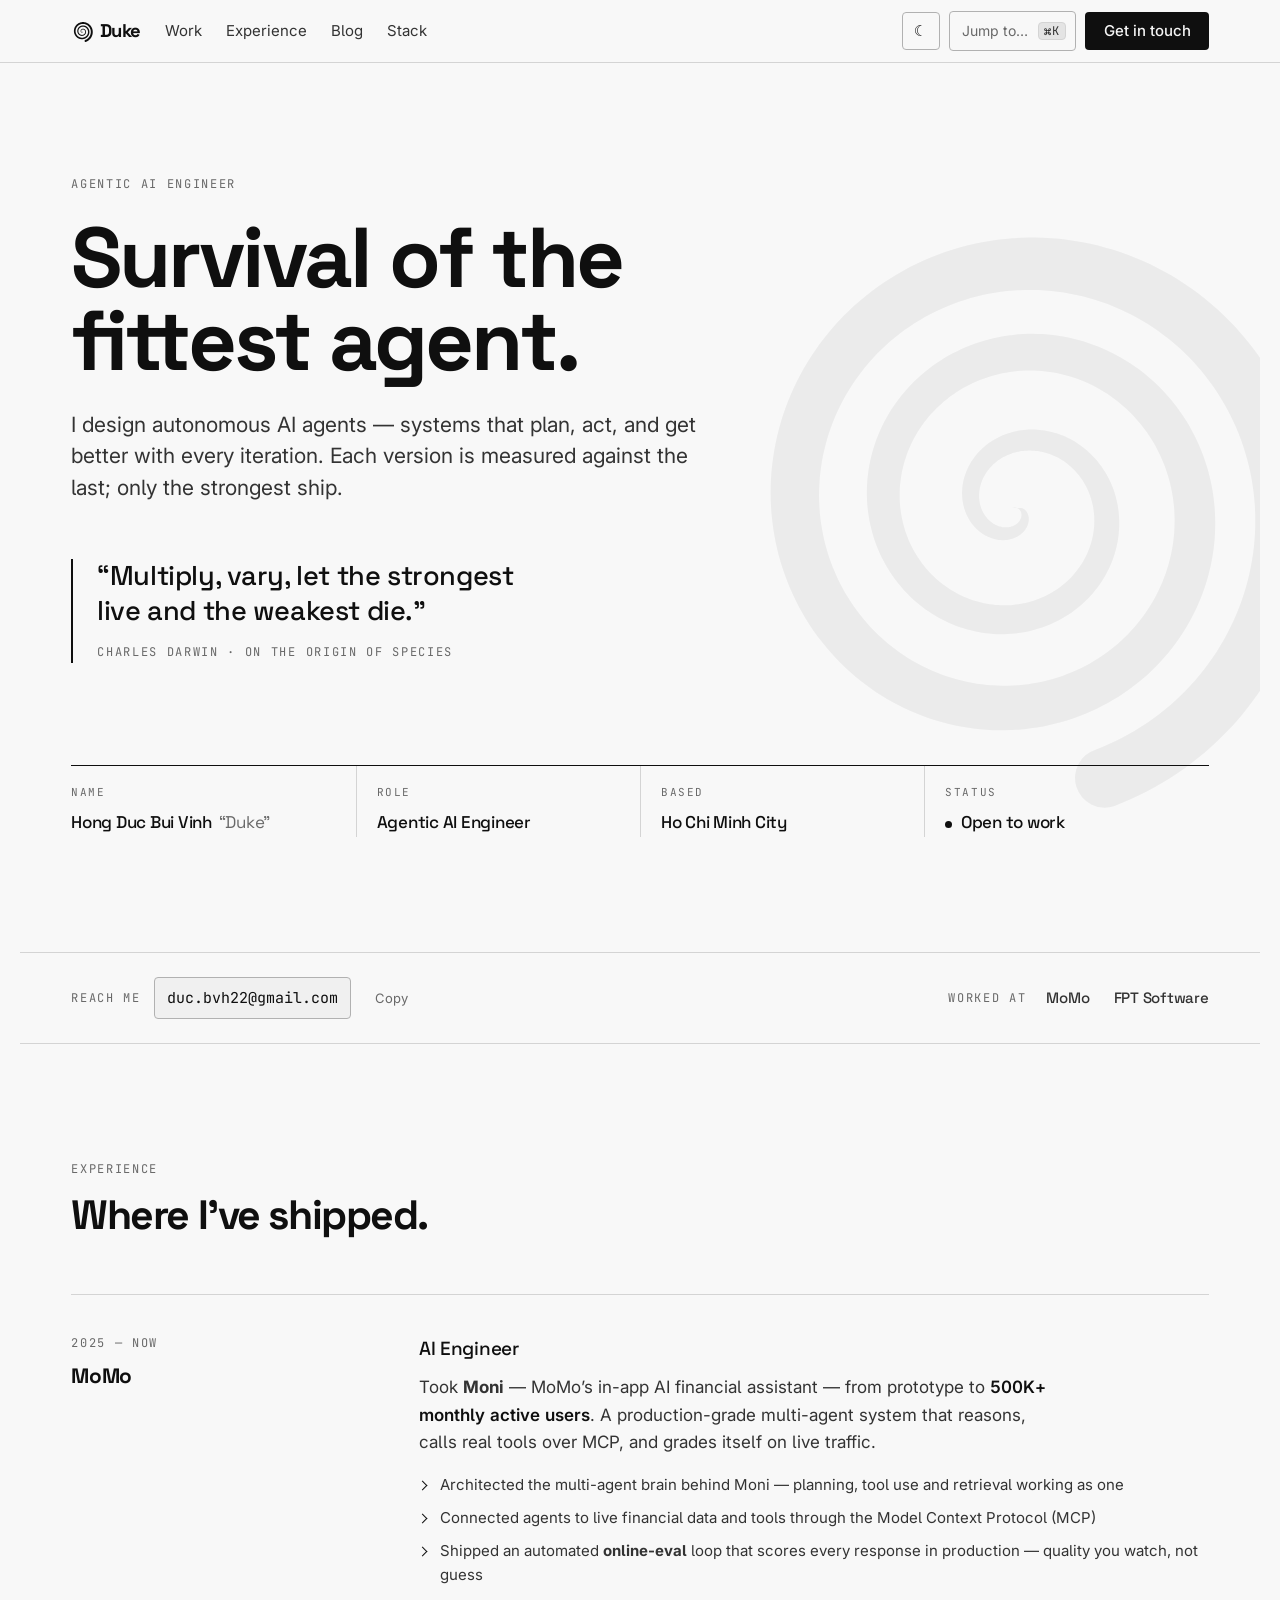
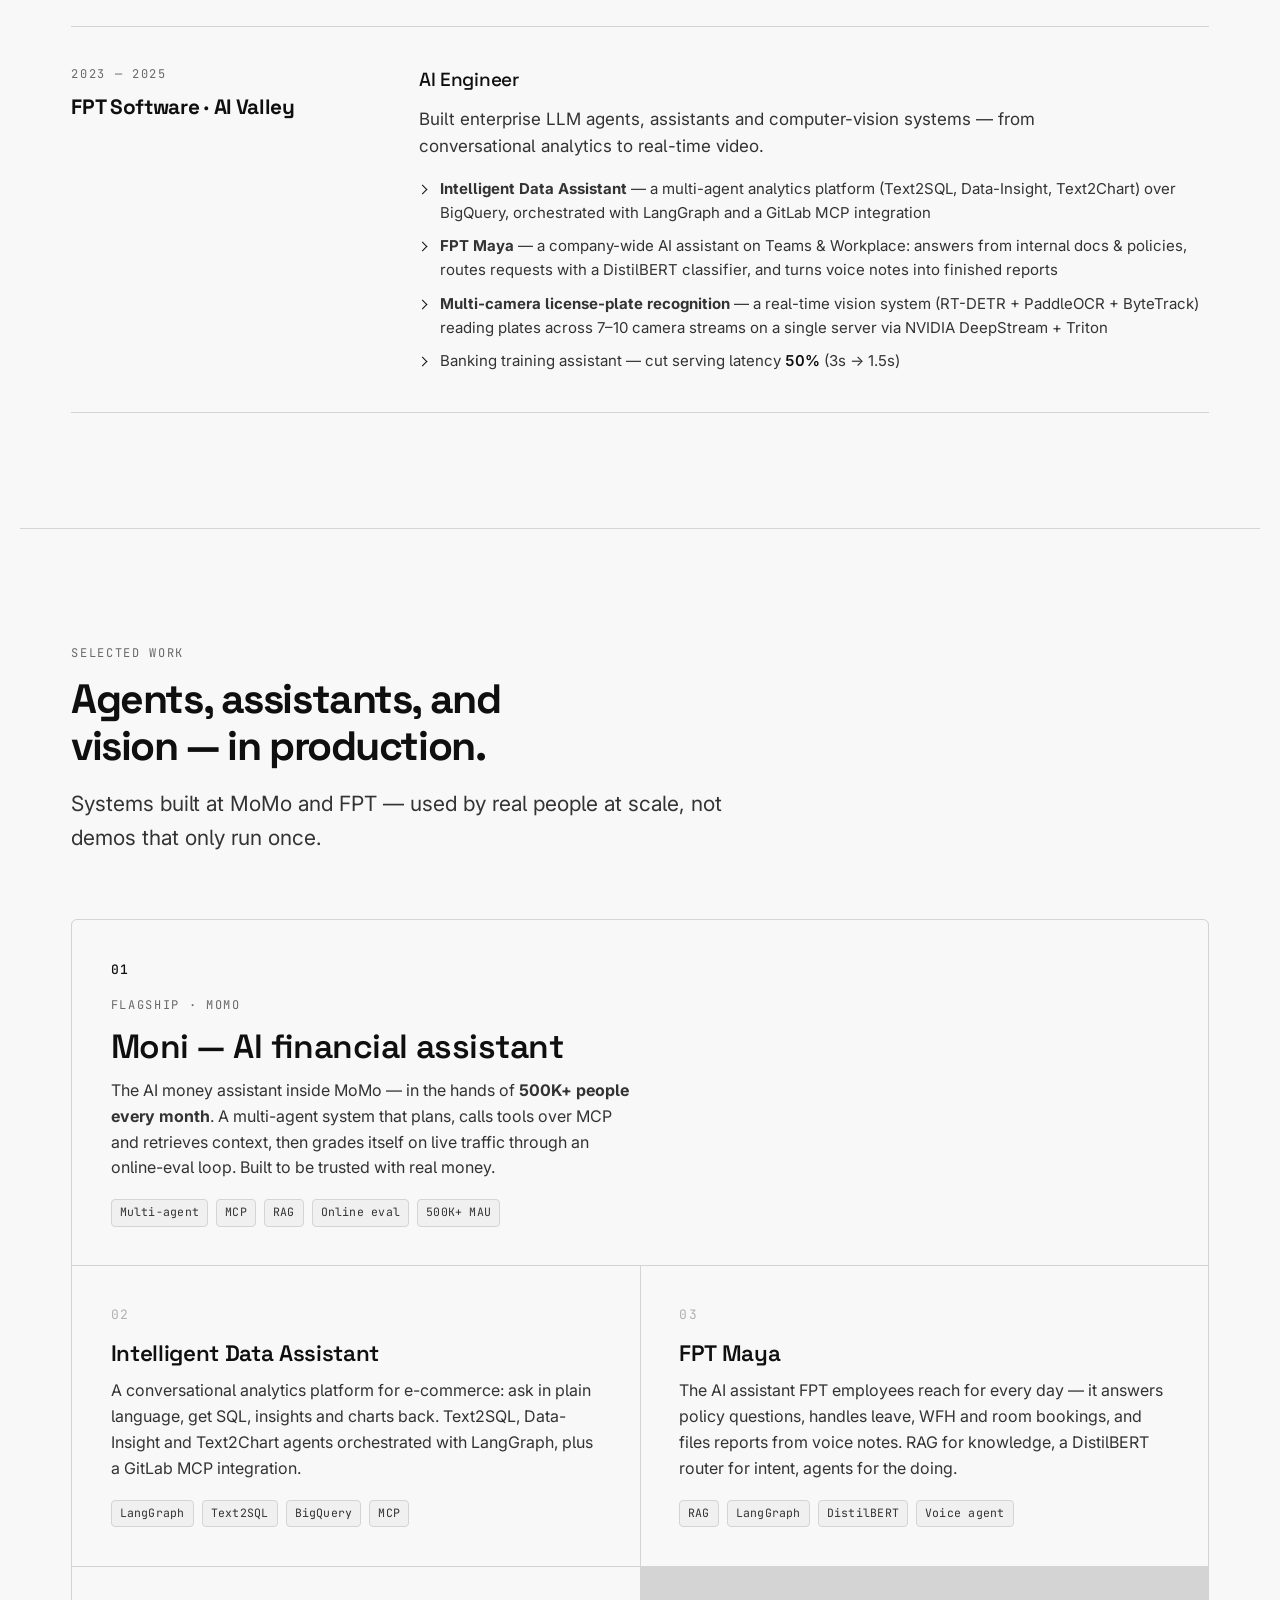
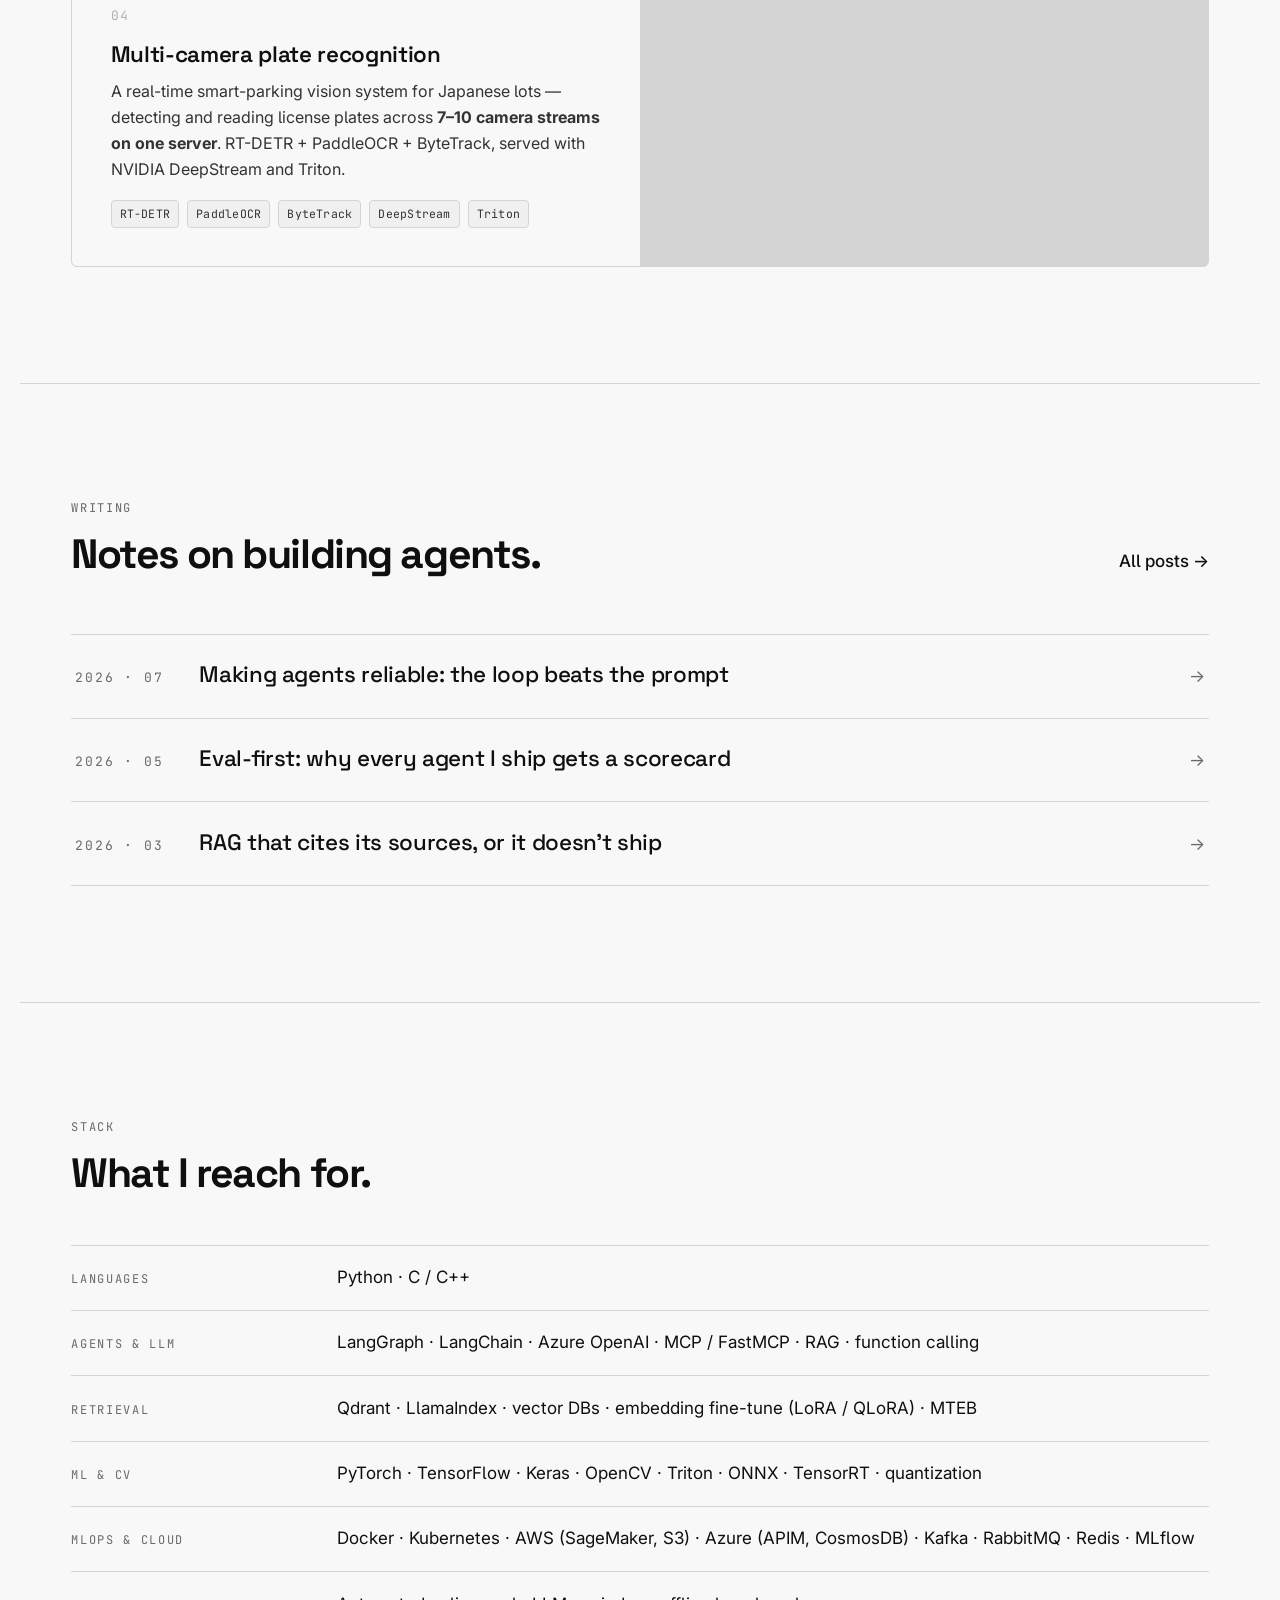
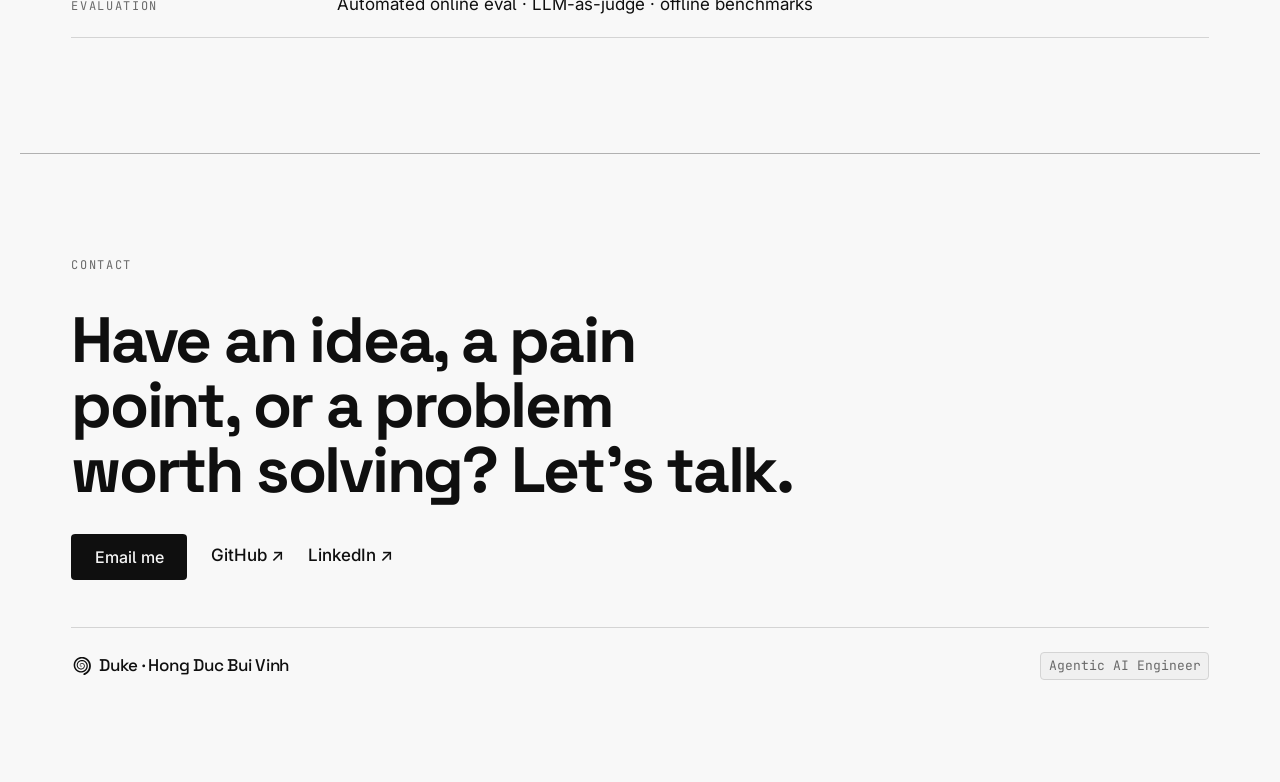
<file: index.html>
<!doctype html>
<html lang="en">
<head>
  <meta charset="utf-8" />
  <meta name="viewport" content="width=device-width, initial-scale=1, viewport-fit=cover" />
  <title>Duke (Hong Duc Bui Vinh) — Agentic AI Engineer</title>
  <meta name="description" content="Agentic AI Engineer building agents and AI assistant systems. Previously at FPT Software and MoMo." />
  <meta name="color-scheme" content="light dark" />

  <!-- set theme before paint to avoid a flash -->
  <script>
    (function () {
      try {
        var t = localStorage.getItem('theme');
        if (t === 'light' || t === 'dark') document.documentElement.setAttribute('data-theme', t);
      } catch (e) {}
    })();
  </script>

  <link rel="preconnect" href="https://fonts.googleapis.com" />
  <link rel="preconnect" href="https://fonts.gstatic.com" crossorigin />
  <link href="https://fonts.googleapis.com/css2?family=Space+Grotesk:wght@400;500;600;700&family=Inter:wght@400;500;600&family=JetBrains+Mono:wght@400;500&display=swap" rel="stylesheet" />

  <link rel="icon" href="favicon.svg" type="image/svg+xml" />
  <link rel="stylesheet" href="tokens.css" />
  <link rel="stylesheet" href="styles.css" />
</head>
<body>
  <a class="skip-link" href="#main">Skip to content</a>

  <!-- ─── Nav · austere bar · hairline under · theme toggle + ⌘K + CTA ─── -->
  <header class="nav" id="nav">
    <div class="nav__inner">
      <a class="nav__brand" href="#" aria-label="Duke — home"><span class="brand-mark" aria-hidden="true"></span>Duke</a>

      <nav class="nav__links" aria-label="Primary">
        <a href="#work">Work</a>
        <a href="#experience">Experience</a>
        <a href="blog.html">Blog</a>
        <a href="#stack">Stack</a>
      </nav>

      <div class="nav__right">
        <button class="themebtn" type="button" id="theme-toggle" aria-label="Toggle light / dark" aria-pressed="false">
          <span class="themebtn__ico themebtn__ico--sun" aria-hidden="true">☀</span>
          <span class="themebtn__ico themebtn__ico--moon" aria-hidden="true">☾</span>
        </button>
        <button class="cmdk" type="button" id="cmdk-trigger" aria-label="Open command palette" aria-keyshortcuts="Meta+K Control+K" aria-haspopup="dialog" aria-expanded="false" aria-controls="palette">
          <span class="cmdk__label">Jump to…</span>
          <kbd class="cmdk__keys"><span>&#8984;</span>K</kbd>
        </button>
        <a class="btn btn--solid" href="#contact">Get in touch</a>
      </div>
    </div>
  </header>

  <main id="main">

    <!-- ─── Hero · Manifesto · big statement + hairline index row (ref: dark portfolio cover) ─── -->
    <section class="hero" aria-labelledby="hero-title">
      <div class="hero__bg" aria-hidden="true"></div>
      <p class="hero__eyebrow reveal" style="--i:0">Agentic AI Engineer</p>
      <h1 class="hero__title reveal" id="hero-title" style="--i:1">
        Survival of the<br />fittest agent.
      </h1>
      <p class="hero__lede reveal" style="--i:2">
        I design autonomous AI agents &mdash; systems that plan, act, and get better
        with every iteration. Each version is measured against the last; only the
        strongest ship.
      </p>

      <!-- Darwin epigraph — selection pressure = evaluation -->
      <figure class="epigraph reveal" style="--i:3">
        <blockquote>&ldquo;Multiply, vary, let the strongest live and the weakest die.&rdquo;</blockquote>
        <figcaption>Charles Darwin &middot; On the Origin of Species</figcaption>
      </figure>

      <!-- hairline index row — the austere-cover signature -->
      <dl class="index-row reveal" style="--i:4">
        <div class="index-cell">
          <dt>Name</dt>
          <dd>Hong Duc Bui Vinh<span class="index-sub">&ldquo;Duke&rdquo;</span></dd>
        </div>
        <div class="index-cell">
          <dt>Role</dt>
          <dd>Agentic AI Engineer</dd>
        </div>
        <div class="index-cell">
          <dt>Based</dt>
          <dd>Ho Chi Minh City</dd>
        </div>
        <div class="index-cell">
          <dt>Status</dt>
          <dd><span class="dot-live" aria-hidden="true"></span>Open to work</dd>
        </div>
      </dl>
    </section>

    <!-- ─── Now / Previously strip · thin hairline band · email quick-copy + real companies ─── -->
    <section class="strip" aria-label="Availability and background">
      <div class="strip__install reveal" style="--i:0">
        <span class="strip__label">Reach me</span>
        <code class="strip__cmd">duc.bvh22@gmail.com</code>
        <button class="strip__copy" type="button" aria-label="Copy email address">Copy</button>
      </div>
      <div class="strip__trust reveal" style="--i:1">
        <span class="strip__label">Worked at</span>
        <ul class="trust">
          <li>MoMo</li>
          <li>FPT Software</li>
        </ul>
      </div>
    </section>

    <!-- ─── Experience · hairline timeline · MoMo · FPT (real) ─── -->
    <section class="exp" id="experience" aria-labelledby="exp-title">
      <header class="sec-head">
        <p class="eyebrow reveal" style="--i:0">Experience</p>
        <h2 class="sec-title reveal" id="exp-title" style="--i:1">Where I&rsquo;ve shipped.</h2>
      </header>

      <ol class="timeline">
        <li class="tl-item reveal" style="--i:0">
          <div class="tl-when">
            <span class="tl-years">2025 &mdash; Now</span>
            <span class="tl-place">MoMo</span>
          </div>
          <div class="tl-what">
            <h3 class="tl-role">AI Engineer</h3>
            <p class="tl-body">
              Took <strong>Moni</strong> &mdash; MoMo&rsquo;s in-app AI financial assistant &mdash;
              from prototype to <span class="tl-metric">500K+ monthly active users</span>. A
              production-grade multi-agent system that reasons, calls real tools over MCP,
              and grades itself on live traffic.
            </p>
            <ul class="tl-list">
              <li>Architected the multi-agent brain behind Moni &mdash; planning, tool use and retrieval working as one</li>
              <li>Connected agents to live financial data and tools through the Model Context Protocol (MCP)</li>
              <li>Shipped an automated <strong>online-eval</strong> loop that scores every response in production &mdash; quality you watch, not guess</li>
            </ul>
          </div>
        </li>

        <li class="tl-item reveal" style="--i:1">
          <div class="tl-when">
            <span class="tl-years">2023 &mdash; 2025</span>
            <span class="tl-place">FPT Software &middot; AI Valley</span>
          </div>
          <div class="tl-what">
            <h3 class="tl-role">AI Engineer</h3>
            <p class="tl-body">
              Built enterprise LLM agents, assistants and computer-vision systems &mdash;
              from conversational analytics to real-time video.
            </p>
            <ul class="tl-list">
              <li><strong>Intelligent Data Assistant</strong> &mdash; a multi-agent analytics platform (Text2SQL, Data-Insight, Text2Chart) over BigQuery, orchestrated with LangGraph and a GitLab MCP integration</li>
              <li><strong>FPT Maya</strong> &mdash; a company-wide AI assistant on Teams &amp; Workplace: answers from internal docs &amp; policies, routes requests with a DistilBERT classifier, and turns voice notes into finished reports</li>
              <li><strong>Multi-camera license-plate recognition</strong> &mdash; a real-time vision system (RT-DETR + PaddleOCR + ByteTrack) reading plates across 7&ndash;10 camera streams on a single server via NVIDIA DeepStream + Triton</li>
              <li>Banking training assistant &mdash; cut serving latency <span class="tl-metric">50%</span> (3s &rarr; 1.5s)</li>
            </ul>
          </div>
        </li>
      </ol>
    </section>

    <!-- ─── Selected work · asymmetric grid — one wide flagship + two compact ─── -->
    <!-- Real projects: Moni (MoMo) · Intelligent Data Assistant & FPT Maya (FPT). Internal products — no public links. -->
    <section class="work" id="work" aria-labelledby="work-title">
      <header class="sec-head">
        <p class="eyebrow reveal" style="--i:0">Selected work</p>
        <h2 class="sec-title reveal" id="work-title" style="--i:1">Agents, assistants, and vision &mdash; in production.</h2>
        <p class="sec-lede reveal" style="--i:2">
          Systems built at MoMo and FPT &mdash; used by real people at scale, not demos
          that only run once.
        </p>
      </header>

      <div class="work__grid">
        <article class="proj proj--wide reveal" style="--i:0">
          <span class="proj__num" aria-hidden="true">01</span>
          <div class="proj__text">
            <p class="proj__kicker">Flagship &middot; MoMo</p>
            <h3 class="proj__title">Moni &mdash; AI financial assistant</h3>
            <p class="proj__body">
              The AI money assistant inside MoMo &mdash; in the hands of <strong>500K+ people
              every month</strong>. A multi-agent system that plans, calls tools over MCP and
              retrieves context, then grades itself on live traffic through an online-eval
              loop. Built to be trusted with real money.
            </p>
            <ul class="proj__tags">
              <li>Multi-agent</li><li>MCP</li><li>RAG</li><li>Online eval</li><li>500K+ MAU</li>
            </ul>
          </div>
        </article>

        <article class="proj proj--point reveal" style="--i:1">
          <span class="proj__num" aria-hidden="true">02</span>
          <h3 class="proj__title">Intelligent Data Assistant</h3>
          <p class="proj__body">
            A conversational analytics platform for e-commerce: ask in plain language,
            get SQL, insights and charts back. Text2SQL, Data-Insight and Text2Chart
            agents orchestrated with LangGraph, plus a GitLab MCP integration.
          </p>
          <ul class="proj__tags"><li>LangGraph</li><li>Text2SQL</li><li>BigQuery</li><li>MCP</li></ul>
        </article>

        <article class="proj proj--point reveal" style="--i:2">
          <span class="proj__num" aria-hidden="true">03</span>
          <h3 class="proj__title">FPT Maya</h3>
          <p class="proj__body">
            The AI assistant FPT employees reach for every day &mdash; it answers policy
            questions, handles leave, WFH and room bookings, and files reports from voice
            notes. RAG for knowledge, a DistilBERT router for intent, agents for the doing.
          </p>
          <ul class="proj__tags"><li>RAG</li><li>LangGraph</li><li>DistilBERT</li><li>Voice agent</li></ul>
        </article>

        <article class="proj proj--point reveal" style="--i:3">
          <span class="proj__num" aria-hidden="true">04</span>
          <h3 class="proj__title">Multi-camera plate recognition</h3>
          <p class="proj__body">
            A real-time smart-parking vision system for Japanese lots &mdash; detecting and
            reading license plates across <strong>7&ndash;10 camera streams on one server</strong>.
            RT-DETR + PaddleOCR + ByteTrack, served with NVIDIA DeepStream and Triton.
          </p>
          <ul class="proj__tags"><li>RT-DETR</li><li>PaddleOCR</li><li>ByteTrack</li><li>DeepStream</li><li>Triton</li></ul>
        </article>
      </div>
    </section>

    <!-- ─── Blog teaser · latest writing · links to blog.html ─── -->
    <!-- PLACEHOLDER: posts are samples — edit titles/dates or add real ones in blog.html + posts/ -->
    <section class="writing" id="writing" aria-labelledby="writing-title">
      <header class="sec-head sec-head--row">
        <div>
          <p class="eyebrow reveal" style="--i:0">Writing</p>
          <h2 class="sec-title reveal" id="writing-title" style="--i:1">Notes on building agents.</h2>
        </div>
        <a class="link-arrow reveal" style="--i:2" href="blog.html">All posts <span aria-hidden="true">&#8594;</span></a>
      </header>

      <ul class="postlist">
        <li class="post-row reveal" style="--i:0">
          <a class="post-link" href="posts/reliable-agents.html">
            <span class="post-date">2026 &middot; 07</span>
            <span class="post-title">Making agents reliable: the loop beats the prompt</span>
            <span class="post-arrow" aria-hidden="true">&#8594;</span>
          </a>
        </li>
        <li class="post-row reveal" style="--i:1">
          <a class="post-link" href="posts/eval-first.html">
            <span class="post-date">2026 &middot; 05</span>
            <span class="post-title">Eval-first: why every agent I ship gets a scorecard</span>
            <span class="post-arrow" aria-hidden="true">&#8594;</span>
          </a>
        </li>
        <li class="post-row reveal" style="--i:2">
          <a class="post-link" href="posts/rag-that-cites.html">
            <span class="post-date">2026 &middot; 03</span>
            <span class="post-title">RAG that cites its sources, or it doesn&rsquo;t ship</span>
            <span class="post-arrow" aria-hidden="true">&#8594;</span>
          </a>
        </li>
      </ul>
    </section>

    <!-- ─── Stack · tabular spec sheet ─── -->
    <!-- Stack · real, from CV -->
    <section class="stack" id="stack" aria-labelledby="stack-title">
      <header class="sec-head">
        <p class="eyebrow reveal" style="--i:0">Stack</p>
        <h2 class="sec-title reveal" id="stack-title" style="--i:1">What I reach for.</h2>
      </header>

      <dl class="specsheet">
        <div class="spec-row reveal" style="--i:0"><dt class="spec-key">Languages</dt><dd class="spec-val">Python · C / C++</dd></div>
        <div class="spec-row reveal" style="--i:1"><dt class="spec-key">Agents &amp; LLM</dt><dd class="spec-val">LangGraph · LangChain · Azure OpenAI · MCP / FastMCP · RAG · function calling</dd></div>
        <div class="spec-row reveal" style="--i:2"><dt class="spec-key">Retrieval</dt><dd class="spec-val">Qdrant · LlamaIndex · vector DBs · embedding fine-tune (LoRA / QLoRA) · MTEB</dd></div>
        <div class="spec-row reveal" style="--i:3"><dt class="spec-key">ML &amp; CV</dt><dd class="spec-val">PyTorch · TensorFlow · Keras · OpenCV · Triton · ONNX · TensorRT · quantization</dd></div>
        <div class="spec-row reveal" style="--i:4"><dt class="spec-key">MLOps &amp; Cloud</dt><dd class="spec-val">Docker · Kubernetes · AWS (SageMaker, S3) · Azure (APIM, CosmosDB) · Kafka · RabbitMQ · Redis · MLflow</dd></div>
        <div class="spec-row reveal" style="--i:5"><dt class="spec-key">Evaluation</dt><dd class="spec-val">Automated online eval · LLM-as-judge · offline benchmarks</dd></div>
      </dl>
    </section>

  </main>

  <!-- ─── Contact / Footer · Ft5 Statement ─── -->
  <footer class="foot-stmt" id="contact">
    <p class="eyebrow reveal" style="--i:0">Contact</p>
    <p class="foot-stmt__line reveal" style="--i:1">Have an idea, a pain point, or a problem worth solving? Let&rsquo;s talk.</p>
    <div class="foot-stmt__cta reveal" style="--i:2">
      <a class="btn btn--solid btn--lg" href="mailto:duc.bvh22@gmail.com">Email me</a>
      <!-- PLACEHOLDER: replace # with your real GitHub / LinkedIn URLs -->
      <a class="link-arrow" href="https://github.com/ducbvh" target="_blank" rel="noopener">GitHub <span aria-hidden="true">&#8599;</span></a>
      <a class="link-arrow" href="https://www.linkedin.com/in/duchong/" target="_blank" rel="noopener">LinkedIn <span aria-hidden="true">&#8599;</span></a>
    </div>
    <div class="foot-stmt__meta reveal" style="--i:3">
      <span class="wordmark"><span class="brand-mark" aria-hidden="true"></span>Duke · Hong Duc Bui Vinh</span>
      <code class="foot-stmt__ver">Agentic AI Engineer</code>
    </div>
  </footer>

  <!-- ─── Command palette · ⌘K / Ctrl+K ─── -->
  <div class="palette" id="palette" hidden>
    <div class="palette__backdrop" data-palette-close></div>
    <div class="palette__panel" role="dialog" aria-modal="true" aria-labelledby="palette-label">
      <h2 class="palette__label" id="palette-label">Jump to a section</h2>
      <div class="palette__field">
        <span class="palette__prompt" aria-hidden="true">&#8250;</span>
        <input class="palette__input" id="palette-input" type="text" autocomplete="off" autocorrect="off" autocapitalize="off" spellcheck="false" placeholder="Jump to a section…" aria-label="Search sections" aria-controls="palette-list" />
      </div>
      <ul class="palette__list" id="palette-list" role="listbox" aria-label="Sections">
        <li class="palette__row" role="option" id="cmd-0" data-cmd="work" aria-selected="true"><span class="palette__row-label">Selected work</span><span class="palette__row-hint">projects</span></li>
        <li class="palette__row" role="option" id="cmd-1" data-cmd="experience" aria-selected="false"><span class="palette__row-label">Experience</span><span class="palette__row-hint">MoMo · FPT</span></li>
        <li class="palette__row" role="option" id="cmd-2" data-cmd="blog" aria-selected="false"><span class="palette__row-label">Blog</span><span class="palette__row-hint">writing</span></li>
        <li class="palette__row" role="option" id="cmd-3" data-cmd="stack" aria-selected="false"><span class="palette__row-label">Stack</span><span class="palette__row-hint">tools</span></li>
        <li class="palette__row" role="option" id="cmd-4" data-cmd="theme" aria-selected="false"><span class="palette__row-label">Toggle light / dark</span><span class="palette__row-hint">theme</span></li>
        <li class="palette__row" role="option" id="cmd-5" data-cmd="email" aria-selected="false"><span class="palette__row-label">Email me</span><span class="palette__row-hint">say hi</span></li>
        <li class="palette__row" role="option" id="cmd-6" data-cmd="copy" aria-selected="false"><span class="palette__row-label">Copy email address</span><span class="palette__row-hint">clipboard</span></li>
      </ul>
      <p class="palette__foot" aria-hidden="true"><kbd>&#8593;</kbd><kbd>&#8595;</kbd> navigate <kbd>&#8629;</kbd> select <kbd>esc</kbd> close</p>
    </div>
  </div>

  <script src="script.js"></script>
</body>
</html>
</file>
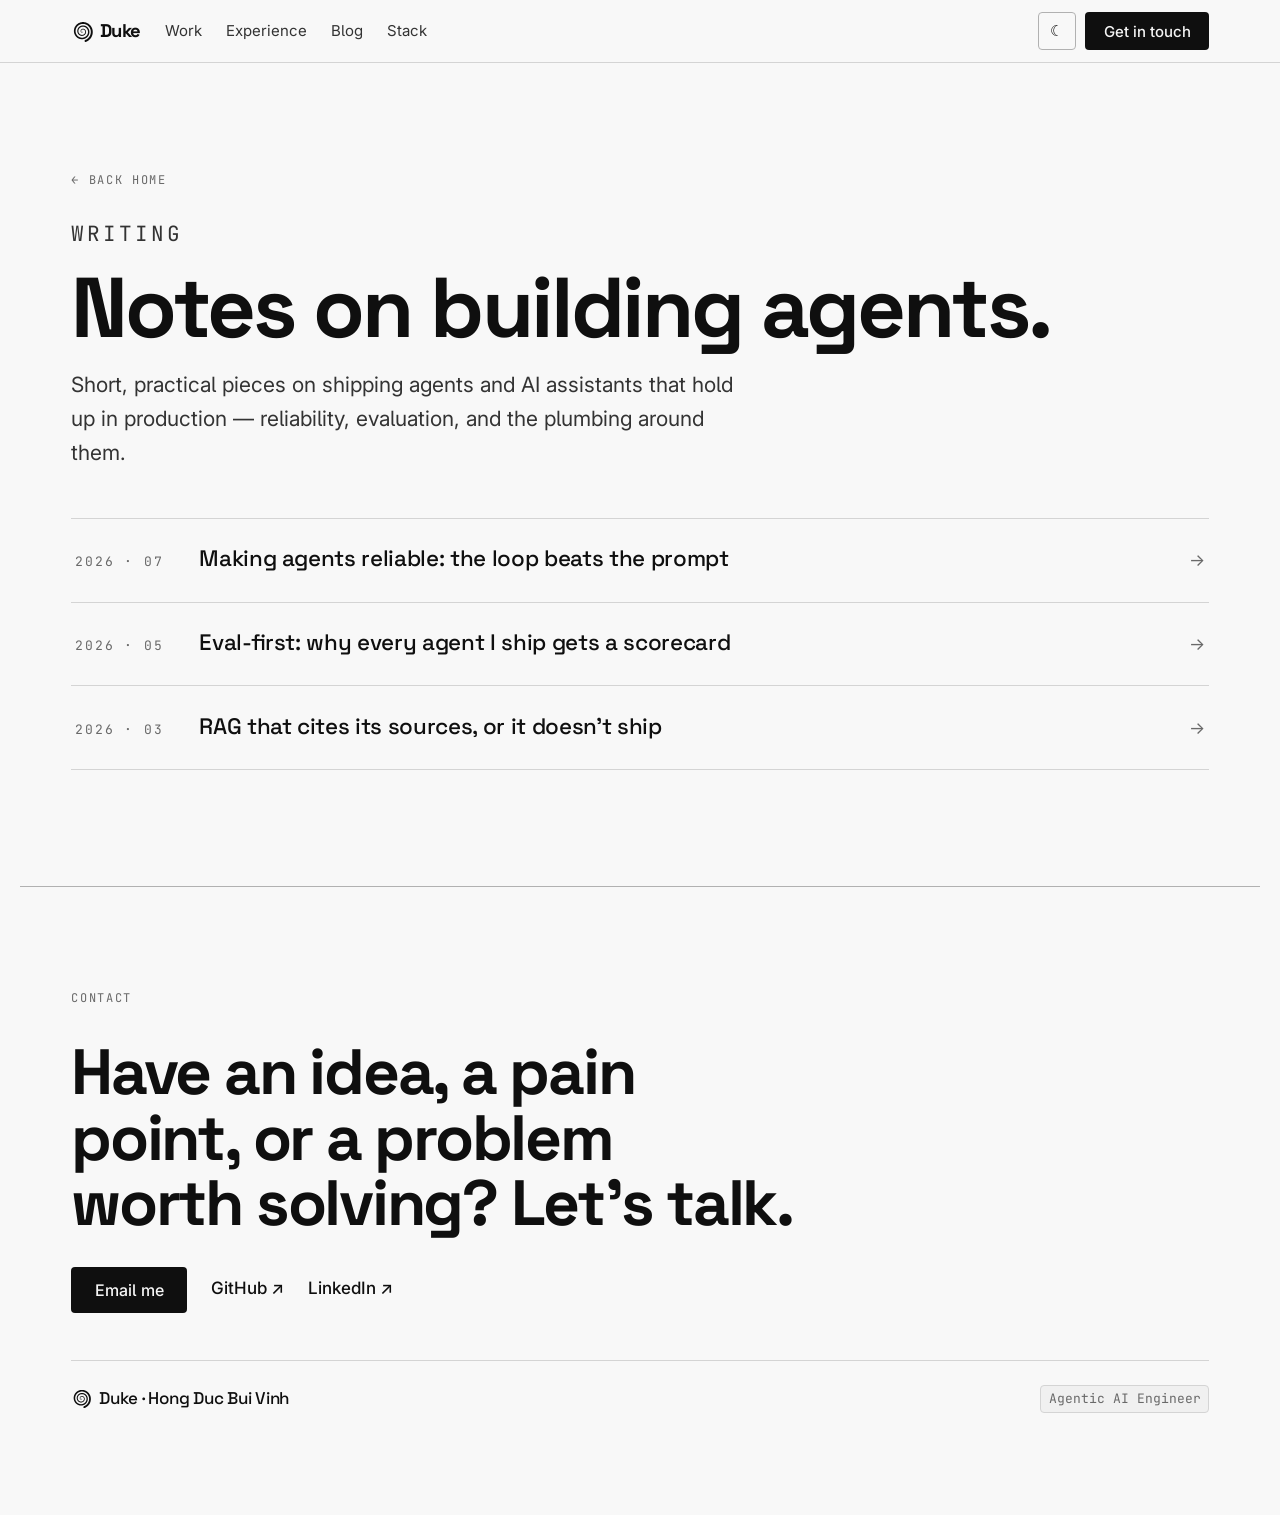
<file: blog.html>
<!doctype html>
<html lang="en">
<head>
  <meta charset="utf-8" />
  <meta name="viewport" content="width=device-width, initial-scale=1, viewport-fit=cover" />
  <title>Blog — Duke (Hong Duc Bui Vinh)</title>
  <meta name="description" content="Notes on building reliable agents and AI assistant systems." />
  <meta name="color-scheme" content="light dark" />
  <script>(function(){try{var t=localStorage.getItem('theme');if(t==='light'||t==='dark')document.documentElement.setAttribute('data-theme',t);}catch(e){}})();</script>

  <link rel="preconnect" href="https://fonts.googleapis.com" />
  <link rel="preconnect" href="https://fonts.gstatic.com" crossorigin />
  <link href="https://fonts.googleapis.com/css2?family=Space+Grotesk:wght@400;500;600;700&family=Inter:wght@400;500;600&family=JetBrains+Mono:wght@400;500&display=swap" rel="stylesheet" />
  <link rel="icon" href="favicon.svg" type="image/svg+xml" />
  <link rel="stylesheet" href="tokens.css" />
  <link rel="stylesheet" href="styles.css" />
</head>
<body>
  <a class="skip-link" href="#main">Skip to content</a>

  <header class="nav" id="nav">
    <div class="nav__inner">
      <a class="nav__brand" href="index.html" aria-label="Duke — home"><span class="brand-mark" aria-hidden="true"></span>Duke</a>
      <nav class="nav__links" aria-label="Primary">
        <a href="index.html#work">Work</a>
        <a href="index.html#experience">Experience</a>
        <a href="blog.html" aria-current="page">Blog</a>
        <a href="index.html#stack">Stack</a>
      </nav>
      <div class="nav__right">
        <button class="themebtn" type="button" id="theme-toggle" aria-label="Toggle light / dark" aria-pressed="false">
          <span class="themebtn__ico themebtn__ico--sun" aria-hidden="true">☀</span>
          <span class="themebtn__ico themebtn__ico--moon" aria-hidden="true">☾</span>
        </button>
        <a class="btn btn--solid" href="index.html#contact">Get in touch</a>
      </div>
    </div>
  </header>

  <main id="main">
    <section class="page blog-head">
      <a class="backlink" href="index.html">&#8592; Back home</a>
      <p class="blog-head__eyebrow eyebrow" style="margin-top:1.5rem">Writing</p>
      <h1>Notes on building agents.</h1>
      <p>Short, practical pieces on shipping agents and AI assistants that hold up in production &mdash; reliability, evaluation, and the plumbing around them.</p>
    </section>

    <!-- PLACEHOLDER: sample posts — edit / add your own here and in posts/ -->
    <section class="page">
      <ul class="postlist postlist--full">
        <li class="post-row">
          <a class="post-link" href="posts/reliable-agents.html">
            <span class="post-date">2026 &middot; 07</span>
            <span class="post-title">Making agents reliable: the loop beats the prompt</span>
            <span class="post-arrow" aria-hidden="true">&#8594;</span>
          </a>
        </li>
        <li class="post-row">
          <a class="post-link" href="posts/eval-first.html">
            <span class="post-date">2026 &middot; 05</span>
            <span class="post-title">Eval-first: why every agent I ship gets a scorecard</span>
            <span class="post-arrow" aria-hidden="true">&#8594;</span>
          </a>
        </li>
        <li class="post-row">
          <a class="post-link" href="posts/rag-that-cites.html">
            <span class="post-date">2026 &middot; 03</span>
            <span class="post-title">RAG that cites its sources, or it doesn&rsquo;t ship</span>
            <span class="post-arrow" aria-hidden="true">&#8594;</span>
          </a>
        </li>
      </ul>
    </section>
  </main>

  <footer class="foot-stmt" id="contact">
    <p class="eyebrow">Contact</p>
    <p class="foot-stmt__line">Have an idea, a pain point, or a problem worth solving? Let&rsquo;s talk.</p>
    <div class="foot-stmt__cta">
      <a class="btn btn--solid btn--lg" href="mailto:duc.bvh22@gmail.com">Email me</a>
      <a class="link-arrow" href="https://github.com/ducbvh" target="_blank" rel="noopener">GitHub <span aria-hidden="true">&#8599;</span></a>
      <a class="link-arrow" href="https://www.linkedin.com/in/duchong/" target="_blank" rel="noopener">LinkedIn <span aria-hidden="true">&#8599;</span></a>
    </div>
    <div class="foot-stmt__meta">
      <span class="wordmark"><span class="brand-mark" aria-hidden="true"></span>Duke · Hong Duc Bui Vinh</span>
      <code class="foot-stmt__ver">Agentic AI Engineer</code>
    </div>
  </footer>

  <script src="script.js"></script>
</body>
</html>
</file>
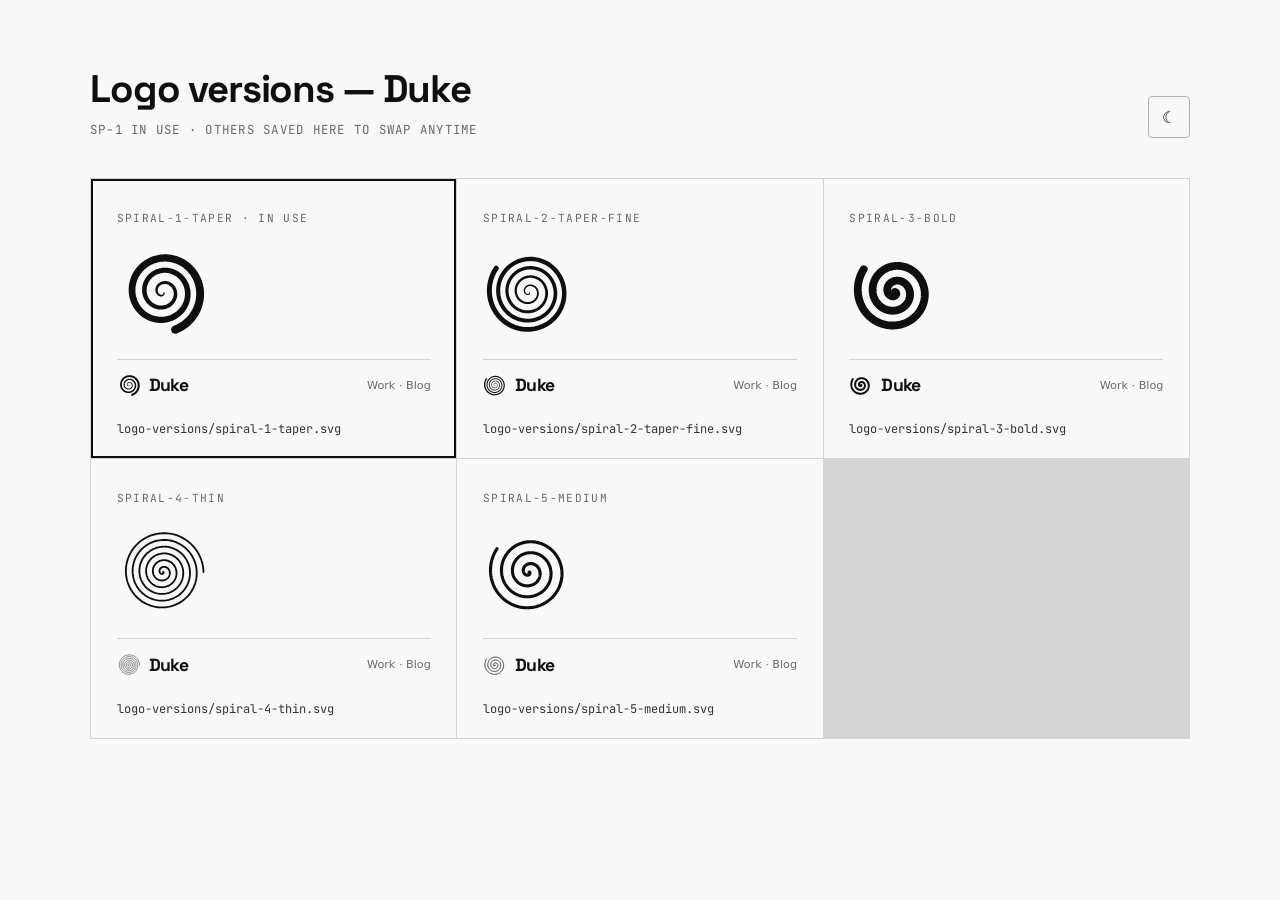
<file: logo-versions/preview.html>
<!doctype html>
<html lang="en">
<head>
  <meta charset="utf-8" /><meta name="viewport" content="width=device-width, initial-scale=1" />
  <title>Logo versions — Duke</title><meta name="color-scheme" content="light dark" />
  <script>(function(){try{var t=localStorage.getItem('theme');if(t==='light'||t==='dark')document.documentElement.setAttribute('data-theme',t);}catch(e){}})();</script>
  <link href="https://fonts.googleapis.com/css2?family=Space+Grotesk:wght@400;500;600;700&family=JetBrains+Mono:wght@400;500&display=swap" rel="stylesheet" />
  <link rel="stylesheet" href="../tokens.css" />
  <style>
    * { box-sizing:border-box; margin:0; }
    body { font-family:var(--font-body,sans-serif); background:var(--color-paper); color:var(--color-ink); padding:clamp(1.5rem,5vw,4rem); transition:background-color var(--t-theme),color var(--t-theme); }
    .h { display:flex; justify-content:space-between; align-items:flex-end; gap:1.5rem; flex-wrap:wrap; max-width:1100px; margin:0 auto 2.5rem; }
    .h h1 { font-family:var(--font-display); font-weight:700; font-size:clamp(1.5rem,4vw,2.4rem); letter-spacing:-0.03em; }
    .h p { font-family:var(--font-mono); font-size:0.78rem; letter-spacing:0.1em; text-transform:uppercase; color:var(--color-muted); margin-top:0.5rem; }
    .tog { display:inline-grid; place-items:center; width:42px; height:42px; border:1px solid var(--color-rule-2); border-radius:4px; color:var(--color-ink); font-size:1rem; cursor:pointer; background:none; }
    .sun { display:none; } [data-theme="dark"] .sun { display:inline; } [data-theme="dark"] .moon { display:none; }
    @media (prefers-color-scheme:dark){ :root:not([data-theme="light"]) .sun{display:inline;} :root:not([data-theme="light"]) .moon{display:none;} }
    .grid { display:grid; grid-template-columns:repeat(auto-fill,minmax(280px,1fr)); gap:1px; background:var(--color-rule); border:1px solid var(--color-rule); max-width:1100px; margin:0 auto; }
    .card { background:var(--color-paper); padding:2rem 1.6rem 1.3rem; display:flex; flex-direction:column; gap:1.3rem; min-height:240px; }
    .card--pick { outline:2px solid var(--color-ink); outline-offset:-2px; }
    .card__code { font-family:var(--font-mono); font-size:0.7rem; letter-spacing:0.12em; text-transform:uppercase; color:var(--color-muted); }
    .card__stage { flex:1; display:flex; align-items:center; }
    .mock { display:flex; justify-content:space-between; align-items:center; border-top:1px solid var(--color-rule); padding-top:0.85rem; }
    .lock { display:inline-flex; align-items:center; gap:0.5rem; }
    .lg { font-family:var(--font-display); font-weight:700; letter-spacing:-0.035em; }
    .lg--sm { font-size:1.1rem; }
    .mock__links { font-size:0.7rem; color:var(--color-muted); }
    .card__name code { font-family:var(--font-mono); font-size:0.75rem; color:var(--color-ink-2); }
    svg { display:block; }
  </style>
</head>
<body>
  <div class="h"><div><h1>Logo versions &mdash; Duke</h1><p>SP-1 in use · others saved here to swap anytime</p></div>
  <button class="tog" id="t" aria-label="toggle"><span class="sun">☀</span><span class="moon">☾</span></button></div>
  <div class="grid">
    <div class="card card--pick">
      <span class="card__code">spiral-1-taper · IN USE</span>
      <div class="card__stage"><svg viewBox="0 0 100 100" width="92" height="92" aria-hidden="true"><path d="M50.70 50.00 L50.77 50.02 L50.83 50.05 L50.90 50.08 L50.96 50.11 L51.02 50.15 L51.08 50.19 L51.14 50.23 L51.20 50.28 L51.26 50.33 L51.31 50.39 L51.36 50.45 L51.41 50.51 L51.46 50.57 L51.51 50.64 L51.55 50.71 L51.59 50.78 L51.62 50.86 L51.65 50.94 L51.68 51.02 L51.71 51.11 L51.73 51.19 L51.75 51.28 L51.77 51.37 L51.78 51.47 L51.79 51.56 L51.79 51.66 L51.79 51.75 L51.78 51.85 L51.78 51.95 L51.76 52.05 L51.74 52.16 L51.72 52.26 L51.70 52.36 L51.66 52.46 L51.63 52.57 L51.59 52.67 L51.54 52.77 L51.49 52.88 L51.44 52.98 L51.38 53.08 L51.32 53.18 L51.25 53.28 L51.18 53.38 L51.10 53.47 L51.02 53.57 L50.93 53.66 L50.84 53.75 L50.75 53.84 L50.65 53.92 L50.54 54.01 L50.43 54.09 L50.32 54.16 L50.21 54.24 L50.09 54.31 L49.96 54.38 L49.83 54.44 L49.70 54.50 L49.57 54.56 L49.43 54.61 L49.28 54.66 L49.14 54.70 L48.99 54.74 L48.84 54.77 L48.68 54.80 L48.53 54.83 L48.37 54.85 L48.21 54.86 L48.04 54.87 L47.88 54.87 L47.71 54.87 L47.54 54.86 L47.37 54.85 L47.20 54.83 L47.03 54.80 L46.85 54.77 L46.68 54.73 L46.50 54.69 L46.33 54.64 L46.15 54.58 L45.98 54.52 L45.81 54.45 L45.63 54.38 L45.46 54.29 L45.29 54.21 L45.12 54.11 L44.95 54.01 L44.78 53.91 L44.62 53.79 L44.46 53.67 L44.30 53.55 L44.14 53.42 L43.98 53.28 L43.83 53.14 L43.69 52.99 L43.54 52.83 L43.40 52.67 L43.26 52.50 L43.13 52.33 L43.00 52.15 L42.88 51.96 L42.76 51.78 L42.65 51.58 L42.54 51.38 L42.44 51.18 L42.34 50.97 L42.25 50.75 L42.16 50.54 L42.09 50.31 L42.01 50.09 L41.95 49.86 L41.89 49.62 L41.84 49.38 L41.79 49.14 L41.75 48.90 L41.72 48.65 L41.70 48.40 L41.68 48.15 L41.67 47.89 L41.67 47.64 L41.68 47.38 L41.70 47.12 L41.72 46.86 L41.75 46.60 L41.79 46.33 L41.84 46.07 L41.90 45.81 L41.96 45.54 L42.04 45.28 L42.12 45.02 L42.21 44.76 L42.31 44.50 L42.42 44.24 L42.53 43.98 L42.66 43.72 L42.79 43.47 L42.93 43.22 L43.08 42.97 L43.24 42.73 L43.41 42.49 L43.59 42.25 L43.77 42.01 L43.96 41.79 L44.16 41.56 L44.37 41.34 L44.59 41.13 L44.81 40.92 L45.04 40.71 L45.28 40.51 L45.53 40.32 L45.78 40.13 L46.04 39.96 L46.31 39.78 L46.59 39.62 L46.87 39.46 L47.15 39.31 L47.45 39.17 L47.74 39.03 L48.05 38.91 L48.36 38.79 L48.67 38.68 L48.99 38.58 L49.32 38.49 L49.65 38.41 L49.98 38.34 L50.32 38.27 L50.66 38.22 L51.00 38.18 L51.35 38.14 L51.70 38.12 L52.05 38.11 L52.40 38.11 L52.76 38.12 L53.11 38.14 L53.47 38.17 L53.83 38.21 L54.19 38.26 L54.55 38.32 L54.91 38.40 L55.27 38.48 L55.63 38.58 L55.98 38.68 L56.34 38.80 L56.69 38.93 L57.05 39.07 L57.39 39.22 L57.74 39.39 L58.08 39.56 L58.42 39.75 L58.76 39.94 L59.09 40.15 L59.41 40.36 L59.73 40.59 L60.05 40.83 L60.36 41.08 L60.66 41.34 L60.96 41.61 L61.25 41.89 L61.53 42.18 L61.81 42.47 L62.08 42.78 L62.34 43.10 L62.59 43.43 L62.84 43.76 L63.07 44.11 L63.30 44.46 L63.51 44.82 L63.72 45.19 L63.92 45.56 L64.10 45.94 L64.28 46.33 L64.44 46.73 L64.60 47.13 L64.74 47.54 L64.87 47.96 L64.99 48.38 L65.09 48.81 L65.19 49.24 L65.27 49.67 L65.34 50.11 L65.40 50.55 L65.44 51.00 L65.47 51.45 L65.49 51.90 L65.50 52.35 L65.49 52.81 L65.47 53.27 L65.43 53.73 L65.38 54.19 L65.32 54.65 L65.25 55.11 L65.15 55.56 L65.05 56.02 L64.93 56.48 L64.80 56.93 L64.66 57.38 L64.50 57.83 L64.32 58.28 L64.14 58.72 L63.94 59.16 L63.72 59.60 L63.49 60.03 L63.25 60.45 L63.00 60.87 L62.73 61.29 L62.45 61.69 L62.16 62.09 L61.85 62.48 L61.53 62.87 L61.20 63.25 L60.86 63.62 L60.50 63.97 L60.14 64.33 L59.76 64.67 L59.37 65.00 L58.97 65.32 L58.55 65.63 L58.13 65.93 L57.70 66.21 L57.26 66.49 L56.81 66.75 L56.35 67.00 L55.88 67.24 L55.40 67.47 L54.91 67.68 L54.42 67.88 L53.92 68.06 L53.41 68.23 L52.90 68.39 L52.38 68.53 L51.85 68.66 L51.32 68.77 L50.78 68.87 L50.24 68.95 L49.69 69.02 L49.14 69.07 L48.59 69.10 L48.04 69.12 L47.48 69.12 L46.92 69.11 L46.36 69.08 L45.80 69.03 L45.24 68.97 L44.68 68.89 L44.12 68.79 L43.56 68.67 L43.00 68.54 L42.45 68.40 L41.89 68.23 L41.35 68.05 L40.80 67.86 L40.26 67.64 L39.72 67.42 L39.19 67.17 L38.66 66.91 L38.14 66.63 L37.63 66.34 L37.13 66.03 L36.63 65.70 L36.14 65.36 L35.66 65.00 L35.18 64.63 L34.72 64.25 L34.27 63.85 L33.82 63.43 L33.39 63.00 L32.97 62.56 L32.56 62.10 L32.17 61.63 L31.78 61.15 L31.41 60.66 L31.06 60.15 L30.71 59.63 L30.38 59.10 L30.07 58.56 L29.77 58.01 L29.48 57.45 L29.21 56.88 L28.96 56.30 L28.72 55.71 L28.50 55.11 L28.30 54.50 L28.12 53.89 L27.95 53.27 L27.80 52.64 L27.66 52.01 L27.55 51.37 L27.45 50.73 L27.37 50.08 L27.31 49.43 L27.27 48.77 L27.25 48.12 L27.25 47.46 L27.26 46.80 L27.30 46.13 L27.35 45.47 L27.43 44.80 L27.52 44.14 L27.63 43.48 L27.77 42.82 L27.92 42.16 L28.09 41.51 L28.28 40.86 L28.49 40.21 L28.72 39.56 L28.97 38.93 L29.24 38.29 L29.53 37.67 L29.83 37.05 L30.16 36.44 L30.50 35.83 L30.86 35.24 L31.24 34.65 L31.64 34.08 L32.06 33.51 L32.49 32.96 L32.94 32.41 L33.41 31.88 L33.89 31.36 L34.39 30.85 L34.91 30.36 L35.44 29.88 L35.98 29.42 L36.55 28.97 L37.12 28.53 L37.71 28.11 L38.31 27.71 L38.93 27.32 L39.56 26.95 L40.20 26.60 L40.85 26.27 L41.51 25.95 L42.19 25.65 L42.87 25.37 L43.56 25.11 L44.27 24.87 L44.98 24.65 L45.70 24.46 L46.42 24.28 L47.15 24.12 L47.89 23.98 L48.64 23.86 L49.39 23.77 L50.14 23.69 L50.90 23.64 L51.66 23.61 L52.42 23.60 L53.19 23.62 L53.95 23.65 L54.72 23.71 L55.49 23.79 L56.25 23.90 L57.02 24.02 L57.78 24.17 L58.54 24.34 L59.30 24.54 L60.05 24.75 L60.80 24.99 L61.54 25.25 L62.27 25.53 L63.00 25.83 L63.73 26.16 L64.44 26.51 L65.15 26.88 L65.84 27.26 L66.53 27.68 L67.20 28.11 L67.87 28.56 L68.52 29.03 L69.16 29.52 L69.79 30.03 L70.40 30.56 L71.00 31.11 L71.59 31.68 L72.16 32.27 L72.71 32.87 L73.25 33.49 L73.77 34.13 L74.27 34.78 L74.75 35.45 L75.22 36.14 L75.67 36.83 L76.10 37.55 L76.50 38.28 L76.89 39.02 L77.26 39.77 L77.60 40.54 L77.93 41.31 L78.23 42.10 L78.51 42.90 L78.77 43.71 L79.00 44.52 L79.21 45.35 L79.40 46.18 L79.57 47.02 L79.71 47.86 L79.82 48.71 L79.91 49.57 L79.98 50.43 L80.02 51.29 L80.04 52.16 L80.03 53.03 L80.00 53.90 L79.94 54.77 L79.86 55.64 L79.75 56.51 L79.61 57.38 L79.45 58.24 L79.27 59.10 L79.06 59.96 L78.82 60.82 L78.56 61.67 L78.28 62.51 L77.97 63.34 L77.63 64.17 L77.27 64.99 L76.89 65.80 L76.48 66.60 L76.05 67.39 L75.59 68.17 L75.11 68.94 L74.61 69.70 L74.08 70.44 L73.54 71.17 L72.97 71.88 L72.38 72.58 L71.76 73.26 L71.13 73.93 L70.48 74.57 L69.81 75.21 L69.11 75.82 L68.40 76.41 L67.67 76.98 L66.93 77.54 L66.16 78.07 L65.38 78.58 L64.58 79.07 L63.77 79.54 L62.94 79.98 L62.10 80.40 L61.25 80.80 L60.38 81.18 L59.50 81.53 L58.61 81.85 L57.70 82.15 L56.79 82.42 L55.87 82.67 L54.94 82.89 L54.00 83.09 L53.05 83.25 L52.10 83.39 L51.14 83.51 L50.18 83.59 L49.21 83.65 L48.24 83.68 L47.27 83.68 L46.30 83.66 L45.33 83.60 L44.35 83.52 L43.38 83.41 L42.41 83.27 L41.44 83.11 L40.47 82.91 L39.51 82.69 L38.55 82.44 L37.60 82.16 L36.66 81.85 L35.72 81.51 L34.79 81.15 L33.87 80.76 L32.96 80.34 L32.06 79.90 L31.18 79.43 L30.30 78.93 L29.44 78.40 L28.59 77.86 L27.76 77.28 L26.94 76.68 L26.14 76.06 L25.35 75.41 L24.59 74.74 L23.84 74.04 L23.11 73.33 L22.40 72.59 L21.71 71.82 L21.04 71.04 L20.39 70.24 L19.76 69.42 L19.16 68.58 L18.58 67.72 L18.03 66.84 L17.50 65.94 L16.99 65.03 L16.51 64.10 L16.06 63.16 L15.63 62.20 L15.23 61.23 L14.86 60.24 L14.52 59.25 L14.20 58.24 L13.91 57.22 L13.65 56.19 L13.42 55.16 L13.23 54.11 L13.06 53.06 L12.92 52.00 L12.81 50.93 L12.73 49.87 L12.68 48.79 L12.67 47.72 L12.68 46.64 L12.72 45.56 L12.80 44.48 L12.91 43.41 L13.05 42.33 L13.22 41.26 L13.42 40.19 L13.65 39.12 L13.92 38.06 L14.21 37.01 L14.54 35.96 L14.89 34.92 L15.28 33.89 L15.70 32.87 L16.15 31.86 L16.62 30.86 L17.13 29.88 L17.66 28.90 L18.23 27.95 L18.82 27.00 L19.44 26.08 L20.09 25.17 L20.77 24.27 L21.47 23.40 L22.20 22.54 L22.95 21.71 L23.73 20.89 L24.53 20.10 L25.36 19.33 L26.21 18.58 L27.08 17.86 L27.98 17.15 L28.90 16.48 L29.83 15.83 L30.79 15.21 L31.77 14.61 L32.76 14.04 L33.77 13.50 L34.80 12.99 L35.85 12.50 L36.91 12.05 L37.99 11.62 L39.08 11.23 L40.18 10.87 L41.29 10.54 L42.41 10.24 L43.55 9.97 L44.69 9.73 L45.84 9.53 L47.00 9.36 L48.17 9.23 L49.34 9.12 L50.51 9.06 L51.69 9.02 L52.87 9.02 L54.06 9.05 L55.24 9.12 L56.42 9.22 L57.60 9.36 L58.78 9.53 L59.96 9.73 L61.13 9.97 L62.29 10.24 L63.45 10.55 L64.60 10.89 L65.74 11.26 L66.88 11.67 L68.00 12.11 L69.11 12.58 L70.21 13.08 L71.29 13.62 L72.37 14.19 L73.42 14.79 L74.46 15.43 L75.48 16.09 L76.49 16.78 L77.48 17.51 L78.44 18.26 L79.39 19.04 L80.31 19.85 L81.21 20.69 L82.09 21.55 L82.95 22.44 L83.78 23.36 L84.58 24.30 L85.36 25.27 L86.11 26.25 L86.84 27.27 L87.53 28.30 L88.20 29.36 L88.84 30.43 L89.44 31.53 L90.02 32.64 L90.56 33.77 L91.08 34.92 L91.55 36.08 L92.00 37.26 L92.41 38.46 L92.79 39.67 L93.14 40.88 L93.45 42.12 L93.72 43.36 L93.96 44.61 L94.16 45.87 L94.33 47.13 L94.46 48.40 L94.56 49.68 L94.61 50.96 L94.64 52.25 L94.62 53.53 L94.57 54.82 L94.48 56.11 L94.35 57.39 L94.18 58.68 L93.98 59.96 L93.74 61.23 L93.46 62.50 L93.15 63.76 L92.80 65.02 L92.42 66.27 L91.99 67.50 L91.53 68.73 L91.04 69.94 L90.51 71.15 L89.94 72.33 L89.34 73.51 L88.71 74.66 L88.04 75.80 L87.34 76.92 L86.60 78.02 L85.83 79.10 L85.03 80.17 L84.20 81.20 L83.34 82.22 L82.45 83.21 L81.52 84.18 L80.57 85.12 L79.59 86.04 L78.59 86.92 L77.56 87.78 L76.50 88.61 L75.41 89.42 L74.31 90.19 L73.17 90.93 L72.02 91.63 L70.85 92.31 L69.65 92.95 L68.43 93.56 L67.20 94.13 L65.95 94.67 L64.68 95.18 A4.50 4.50 0 0 1 61.90 86.62 L62.92 86.21 L63.94 85.77 L64.94 85.30 L65.92 84.81 L66.89 84.28 L67.84 83.74 L68.78 83.16 L69.69 82.56 L70.59 81.93 L71.47 81.28 L72.32 80.61 L73.16 79.91 L73.97 79.19 L74.76 78.45 L75.53 77.68 L76.28 76.90 L77.00 76.09 L77.70 75.27 L78.37 74.43 L79.01 73.57 L79.63 72.69 L80.23 71.80 L80.80 70.89 L81.34 69.97 L81.85 69.03 L82.33 68.08 L82.79 67.12 L83.22 66.14 L83.62 65.16 L83.99 64.17 L84.33 63.16 L84.64 62.15 L84.92 61.14 L85.17 60.12 L85.39 59.09 L85.58 58.05 L85.75 57.02 L85.88 55.98 L85.98 54.94 L86.05 53.90 L86.09 52.86 L86.10 51.82 L86.08 50.78 L86.04 49.74 L85.96 48.71 L85.85 47.68 L85.71 46.66 L85.55 45.64 L85.35 44.63 L85.13 43.63 L84.87 42.63 L84.59 41.65 L84.29 40.67 L83.95 39.71 L83.59 38.75 L83.20 37.81 L82.78 36.88 L82.34 35.97 L81.87 35.07 L81.38 34.19 L80.86 33.32 L80.32 32.47 L79.76 31.63 L79.17 30.82 L78.57 30.02 L77.94 29.24 L77.28 28.48 L76.61 27.74 L75.92 27.02 L75.21 26.33 L74.48 25.65 L73.73 25.00 L72.96 24.37 L72.18 23.77 L71.39 23.18 L70.57 22.62 L69.75 22.09 L68.91 21.58 L68.05 21.10 L67.19 20.64 L66.31 20.21 L65.42 19.80 L64.52 19.42 L63.62 19.07 L62.70 18.74 L61.78 18.44 L60.85 18.17 L59.91 17.93 L58.97 17.71 L58.03 17.52 L57.08 17.36 L56.13 17.22 L55.18 17.11 L54.22 17.03 L53.27 16.98 L52.32 16.96 L51.36 16.96 L50.41 16.99 L49.47 17.05 L48.52 17.13 L47.58 17.24 L46.65 17.38 L45.72 17.55 L44.80 17.74 L43.89 17.96 L42.98 18.20 L42.09 18.47 L41.20 18.76 L40.32 19.08 L39.46 19.43 L38.60 19.80 L37.76 20.19 L36.93 20.60 L36.12 21.04 L35.32 21.50 L34.53 21.98 L33.76 22.49 L33.01 23.01 L32.27 23.56 L31.55 24.12 L30.85 24.71 L30.17 25.31 L29.50 25.93 L28.86 26.57 L28.23 27.23 L27.63 27.91 L27.04 28.60 L26.48 29.30 L25.94 30.02 L25.42 30.75 L24.92 31.50 L24.45 32.26 L23.99 33.03 L23.56 33.82 L23.16 34.61 L22.78 35.41 L22.42 36.23 L22.09 37.05 L21.78 37.88 L21.49 38.71 L21.23 39.56 L21.00 40.40 L20.79 41.26 L20.60 42.11 L20.44 42.97 L20.31 43.84 L20.20 44.70 L20.11 45.57 L20.06 46.44 L20.02 47.30 L20.01 48.17 L20.03 49.03 L20.07 49.89 L20.13 50.75 L20.22 51.61 L20.34 52.46 L20.48 53.30 L20.64 54.14 L20.82 54.97 L21.03 55.80 L21.27 56.61 L21.52 57.42 L21.80 58.22 L22.10 59.01 L22.43 59.79 L22.77 60.56 L23.14 61.31 L23.52 62.06 L23.93 62.79 L24.36 63.50 L24.81 64.21 L25.27 64.90 L25.76 65.57 L26.26 66.23 L26.78 66.87 L27.32 67.50 L27.87 68.10 L28.45 68.70 L29.03 69.27 L29.64 69.82 L30.25 70.36 L30.88 70.88 L31.53 71.38 L32.18 71.85 L32.85 72.31 L33.53 72.75 L34.23 73.17 L34.93 73.56 L35.64 73.94 L36.36 74.29 L37.09 74.62 L37.83 74.93 L38.57 75.22 L39.32 75.49 L40.08 75.73 L40.84 75.95 L41.61 76.15 L42.38 76.33 L43.15 76.48 L43.93 76.62 L44.70 76.72 L45.48 76.81 L46.26 76.87 L47.04 76.91 L47.82 76.93 L48.60 76.93 L49.37 76.90 L50.14 76.85 L50.91 76.78 L51.68 76.69 L52.44 76.57 L53.20 76.44 L53.94 76.28 L54.69 76.10 L55.42 75.90 L56.15 75.68 L56.87 75.44 L57.58 75.17 L58.29 74.89 L58.98 74.59 L59.66 74.27 L60.33 73.93 L60.99 73.58 L61.64 73.20 L62.27 72.81 L62.90 72.40 L63.50 71.97 L64.10 71.53 L64.68 71.07 L65.24 70.59 L65.79 70.10 L66.33 69.60 L66.85 69.08 L67.35 68.54 L67.84 68.00 L68.31 67.44 L68.76 66.87 L69.19 66.29 L69.61 65.69 L70.01 65.09 L70.39 64.48 L70.75 63.86 L71.09 63.22 L71.41 62.58 L71.71 61.94 L72.00 61.28 L72.26 60.62 L72.51 59.96 L72.73 59.29 L72.94 58.61 L73.12 57.93 L73.29 57.24 L73.43 56.56 L73.56 55.87 L73.66 55.18 L73.74 54.49 L73.81 53.79 L73.85 53.10 L73.87 52.41 L73.88 51.72 L73.86 51.03 L73.83 50.34 L73.77 49.66 L73.69 48.98 L73.60 48.30 L73.48 47.63 L73.35 46.96 L73.20 46.30 L73.03 45.65 L72.84 45.00 L72.63 44.36 L72.41 43.73 L72.16 43.11 L71.90 42.49 L71.63 41.88 L71.33 41.29 L71.02 40.70 L70.70 40.12 L70.35 39.56 L70.00 39.01 L69.63 38.46 L69.24 37.94 L68.84 37.42 L68.42 36.92 L67.99 36.43 L67.55 35.95 L67.10 35.49 L66.63 35.04 L66.16 34.61 L65.67 34.19 L65.17 33.79 L64.66 33.40 L64.14 33.03 L63.62 32.67 L63.08 32.33 L62.53 32.01 L61.98 31.71 L61.42 31.42 L60.86 31.15 L60.28 30.89 L59.70 30.65 L59.12 30.43 L58.53 30.23 L57.94 30.05 L57.35 29.88 L56.75 29.73 L56.15 29.60 L55.54 29.48 L54.94 29.39 L54.33 29.31 L53.73 29.25 L53.12 29.20 L52.52 29.18 L51.91 29.17 L51.31 29.18 L50.71 29.21 L50.11 29.25 L49.52 29.31 L48.93 29.39 L48.34 29.49 L47.76 29.60 L47.18 29.73 L46.61 29.87 L46.04 30.03 L45.48 30.21 L44.93 30.40 L44.39 30.61 L43.85 30.83 L43.32 31.07 L42.80 31.32 L42.29 31.59 L41.78 31.87 L41.29 32.16 L40.81 32.47 L40.34 32.79 L39.87 33.12 L39.42 33.47 L38.98 33.82 L38.56 34.19 L38.14 34.57 L37.74 34.96 L37.35 35.36 L36.97 35.77 L36.61 36.19 L36.26 36.62 L35.92 37.06 L35.60 37.51 L35.29 37.96 L34.99 38.42 L34.71 38.89 L34.44 39.37 L34.19 39.85 L33.95 40.33 L33.73 40.83 L33.52 41.32 L33.33 41.83 L33.16 42.33 L32.99 42.84 L32.85 43.35 L32.72 43.87 L32.60 44.38 L32.50 44.90 L32.42 45.42 L32.35 45.94 L32.29 46.46 L32.25 46.98 L32.23 47.50 L32.22 48.01 L32.22 48.53 L32.25 49.04 L32.28 49.55 L32.33 50.06 L32.40 50.57 L32.48 51.07 L32.57 51.57 L32.68 52.06 L32.80 52.55 L32.94 53.03 L33.08 53.51 L33.25 53.98 L33.42 54.45 L33.61 54.91 L33.81 55.36 L34.02 55.80 L34.25 56.24 L34.49 56.66 L34.74 57.08 L35.00 57.49 L35.27 57.89 L35.55 58.29 L35.84 58.67 L36.14 59.04 L36.45 59.40 L36.77 59.76 L37.10 60.10 L37.44 60.43 L37.79 60.75 L38.14 61.06 L38.50 61.35 L38.87 61.64 L39.25 61.91 L39.63 62.17 L40.02 62.42 L40.42 62.66 L40.82 62.88 L41.22 63.09 L41.63 63.29 L42.04 63.48 L42.46 63.65 L42.88 63.81 L43.31 63.96 L43.73 64.10 L44.16 64.22 L44.59 64.33 L45.02 64.43 L45.46 64.51 L45.89 64.58 L46.33 64.64 L46.76 64.68 L47.19 64.71 L47.63 64.73 L48.06 64.74 L48.49 64.73 L48.91 64.72 L49.34 64.69 L49.76 64.64 L50.18 64.59 L50.60 64.52 L51.01 64.44 L51.42 64.35 L51.83 64.25 L52.23 64.13 L52.62 64.01 L53.01 63.87 L53.39 63.73 L53.77 63.57 L54.14 63.40 L54.51 63.22 L54.87 63.04 L55.22 62.84 L55.56 62.63 L55.90 62.42 L56.23 62.19 L56.55 61.96 L56.86 61.72 L57.16 61.47 L57.46 61.21 L57.75 60.95 L58.02 60.68 L58.29 60.40 L58.55 60.11 L58.80 59.82 L59.04 59.52 L59.27 59.22 L59.49 58.91 L59.70 58.60 L59.90 58.28 L60.09 57.96 L60.27 57.63 L60.44 57.30 L60.60 56.97 L60.75 56.63 L60.88 56.29 L61.01 55.95 L61.13 55.61 L61.23 55.26 L61.33 54.91 L61.41 54.57 L61.49 54.22 L61.55 53.87 L61.60 53.52 L61.64 53.17 L61.68 52.82 L61.70 52.47 L61.71 52.12 L61.71 51.78 L61.70 51.44 L61.68 51.09 L61.65 50.75 L61.61 50.42 L61.56 50.08 L61.51 49.75 L61.44 49.42 L61.36 49.10 L61.27 48.78 L61.18 48.47 L61.08 48.15 L60.96 47.85 L60.84 47.55 L60.71 47.25 L60.58 46.96 L60.43 46.67 L60.28 46.39 L60.12 46.12 L59.95 45.85 L59.78 45.59 L59.59 45.34 L59.41 45.09 L59.21 44.85 L59.01 44.61 L58.81 44.39 L58.60 44.17 L58.38 43.96 L58.16 43.75 L57.93 43.56 L57.70 43.37 L57.47 43.19 L57.23 43.01 L56.99 42.85 L56.74 42.69 L56.49 42.54 L56.24 42.40 L55.98 42.27 L55.73 42.15 L55.47 42.03 L55.20 41.93 L54.94 41.83 L54.68 41.74 L54.41 41.66 L54.15 41.59 L53.88 41.52 L53.61 41.46 L53.34 41.42 L53.08 41.38 L52.81 41.35 L52.55 41.32 L52.28 41.31 L52.02 41.30 L51.76 41.30 L51.50 41.31 L51.24 41.32 L50.98 41.35 L50.73 41.38 L50.48 41.42 L50.23 41.46 L49.98 41.52 L49.74 41.58 L49.50 41.64 L49.27 41.72 L49.04 41.80 L48.81 41.88 L48.59 41.98 L48.37 42.07 L48.16 42.18 L47.95 42.29 L47.74 42.40 L47.54 42.53 L47.35 42.65 L47.16 42.78 L46.97 42.92 L46.80 43.06 L46.62 43.21 L46.45 43.35 L46.29 43.51 L46.14 43.66 L45.99 43.83 L45.84 43.99 L45.71 44.16 L45.57 44.33 L45.45 44.50 L45.33 44.67 L45.22 44.85 L45.11 45.03 L45.01 45.21 L44.92 45.39 L44.83 45.58 L44.75 45.76 L44.67 45.95 L44.60 46.14 L44.54 46.33 L44.49 46.51 L44.44 46.70 L44.39 46.89 L44.36 47.08 L44.32 47.27 L44.30 47.45 L44.28 47.64 L44.27 47.82 L44.26 48.01 L44.26 48.19 L44.26 48.37 L44.27 48.55 L44.29 48.73 L44.31 48.90 L44.33 49.08 L44.37 49.25 L44.40 49.42 L44.44 49.58 L44.49 49.74 L44.54 49.90 L44.60 50.06 L44.66 50.21 L44.72 50.36 L44.79 50.51 L44.86 50.65 L44.94 50.79 L45.02 50.92 L45.10 51.05 L45.19 51.18 L45.28 51.30 L45.37 51.42 L45.47 51.54 L45.56 51.65 L45.66 51.75 L45.77 51.85 L45.87 51.95 L45.98 52.04 L46.09 52.13 L46.20 52.21 L46.31 52.29 L46.43 52.37 L46.54 52.44 L46.66 52.50 L46.78 52.56 L46.90 52.62 L47.01 52.67 L47.13 52.71 L47.25 52.75 L47.37 52.79 L47.49 52.82 L47.61 52.85 L47.72 52.88 L47.84 52.90 L47.96 52.91 L48.07 52.92 L48.19 52.93 L48.30 52.93 L48.41 52.93 L48.52 52.92 L48.63 52.91 L48.74 52.90 L48.84 52.88 L48.94 52.86 L49.04 52.84 L49.14 52.81 L49.24 52.78 L49.33 52.75 L49.42 52.71 L49.51 52.67 L49.60 52.63 L49.68 52.58 L49.76 52.54 L49.83 52.49 L49.91 52.43 L49.98 52.38 L50.05 52.32 L50.11 52.27 L50.17 52.21 L50.23 52.14 L50.28 52.08 L50.33 52.02 L50.38 51.95 L50.42 51.89 L50.46 51.82 L50.50 51.75 L50.53 51.68 L50.56 51.61 L50.59 51.54 L50.61 51.47 L50.63 51.40 L50.65 51.34 L50.66 51.27 L50.67 51.20 L50.67 51.13 L50.68 51.06 L50.67 51.00 L50.67 50.93 L50.66 50.87 L50.65 50.81 L50.64 50.74 L50.62 50.68 L50.60 50.63 L50.58 50.57 L50.55 50.51 L50.53 50.46 L50.50 50.41 L50.46 50.36 L50.43 50.31 L50.39 50.27 L50.35 50.23 L50.31 50.19 L50.27 50.15 L50.22 50.12 L50.18 50.09 L50.13 50.06 L50.08 50.03 L50.03 50.01 L49.97 49.99 L49.92 49.97 L49.87 49.96 L49.81 49.95 L49.75 49.94 L49.70 49.94 L49.64 49.94 L49.58 49.94 L49.53 49.95 L49.47 49.95 L49.41 49.97 L49.36 49.98 L49.30 50.00 Z" fill="currentColor"/></svg></div>
      <div class="mock"><span class="lock"><svg viewBox="0 0 100 100" width="24" height="24" aria-hidden="true"><path d="M50.70 50.00 L50.77 50.02 L50.83 50.05 L50.90 50.08 L50.96 50.11 L51.02 50.15 L51.08 50.19 L51.14 50.23 L51.20 50.28 L51.26 50.33 L51.31 50.39 L51.36 50.45 L51.41 50.51 L51.46 50.57 L51.51 50.64 L51.55 50.71 L51.59 50.78 L51.62 50.86 L51.65 50.94 L51.68 51.02 L51.71 51.11 L51.73 51.19 L51.75 51.28 L51.77 51.37 L51.78 51.47 L51.79 51.56 L51.79 51.66 L51.79 51.75 L51.78 51.85 L51.78 51.95 L51.76 52.05 L51.74 52.16 L51.72 52.26 L51.70 52.36 L51.66 52.46 L51.63 52.57 L51.59 52.67 L51.54 52.77 L51.49 52.88 L51.44 52.98 L51.38 53.08 L51.32 53.18 L51.25 53.28 L51.18 53.38 L51.10 53.47 L51.02 53.57 L50.93 53.66 L50.84 53.75 L50.75 53.84 L50.65 53.92 L50.54 54.01 L50.43 54.09 L50.32 54.16 L50.21 54.24 L50.09 54.31 L49.96 54.38 L49.83 54.44 L49.70 54.50 L49.57 54.56 L49.43 54.61 L49.28 54.66 L49.14 54.70 L48.99 54.74 L48.84 54.77 L48.68 54.80 L48.53 54.83 L48.37 54.85 L48.21 54.86 L48.04 54.87 L47.88 54.87 L47.71 54.87 L47.54 54.86 L47.37 54.85 L47.20 54.83 L47.03 54.80 L46.85 54.77 L46.68 54.73 L46.50 54.69 L46.33 54.64 L46.15 54.58 L45.98 54.52 L45.81 54.45 L45.63 54.38 L45.46 54.29 L45.29 54.21 L45.12 54.11 L44.95 54.01 L44.78 53.91 L44.62 53.79 L44.46 53.67 L44.30 53.55 L44.14 53.42 L43.98 53.28 L43.83 53.14 L43.69 52.99 L43.54 52.83 L43.40 52.67 L43.26 52.50 L43.13 52.33 L43.00 52.15 L42.88 51.96 L42.76 51.78 L42.65 51.58 L42.54 51.38 L42.44 51.18 L42.34 50.97 L42.25 50.75 L42.16 50.54 L42.09 50.31 L42.01 50.09 L41.95 49.86 L41.89 49.62 L41.84 49.38 L41.79 49.14 L41.75 48.90 L41.72 48.65 L41.70 48.40 L41.68 48.15 L41.67 47.89 L41.67 47.64 L41.68 47.38 L41.70 47.12 L41.72 46.86 L41.75 46.60 L41.79 46.33 L41.84 46.07 L41.90 45.81 L41.96 45.54 L42.04 45.28 L42.12 45.02 L42.21 44.76 L42.31 44.50 L42.42 44.24 L42.53 43.98 L42.66 43.72 L42.79 43.47 L42.93 43.22 L43.08 42.97 L43.24 42.73 L43.41 42.49 L43.59 42.25 L43.77 42.01 L43.96 41.79 L44.16 41.56 L44.37 41.34 L44.59 41.13 L44.81 40.92 L45.04 40.71 L45.28 40.51 L45.53 40.32 L45.78 40.13 L46.04 39.96 L46.31 39.78 L46.59 39.62 L46.87 39.46 L47.15 39.31 L47.45 39.17 L47.74 39.03 L48.05 38.91 L48.36 38.79 L48.67 38.68 L48.99 38.58 L49.32 38.49 L49.65 38.41 L49.98 38.34 L50.32 38.27 L50.66 38.22 L51.00 38.18 L51.35 38.14 L51.70 38.12 L52.05 38.11 L52.40 38.11 L52.76 38.12 L53.11 38.14 L53.47 38.17 L53.83 38.21 L54.19 38.26 L54.55 38.32 L54.91 38.40 L55.27 38.48 L55.63 38.58 L55.98 38.68 L56.34 38.80 L56.69 38.93 L57.05 39.07 L57.39 39.22 L57.74 39.39 L58.08 39.56 L58.42 39.75 L58.76 39.94 L59.09 40.15 L59.41 40.36 L59.73 40.59 L60.05 40.83 L60.36 41.08 L60.66 41.34 L60.96 41.61 L61.25 41.89 L61.53 42.18 L61.81 42.47 L62.08 42.78 L62.34 43.10 L62.59 43.43 L62.84 43.76 L63.07 44.11 L63.30 44.46 L63.51 44.82 L63.72 45.19 L63.92 45.56 L64.10 45.94 L64.28 46.33 L64.44 46.73 L64.60 47.13 L64.74 47.54 L64.87 47.96 L64.99 48.38 L65.09 48.81 L65.19 49.24 L65.27 49.67 L65.34 50.11 L65.40 50.55 L65.44 51.00 L65.47 51.45 L65.49 51.90 L65.50 52.35 L65.49 52.81 L65.47 53.27 L65.43 53.73 L65.38 54.19 L65.32 54.65 L65.25 55.11 L65.15 55.56 L65.05 56.02 L64.93 56.48 L64.80 56.93 L64.66 57.38 L64.50 57.83 L64.32 58.28 L64.14 58.72 L63.94 59.16 L63.72 59.60 L63.49 60.03 L63.25 60.45 L63.00 60.87 L62.73 61.29 L62.45 61.69 L62.16 62.09 L61.85 62.48 L61.53 62.87 L61.20 63.25 L60.86 63.62 L60.50 63.97 L60.14 64.33 L59.76 64.67 L59.37 65.00 L58.97 65.32 L58.55 65.63 L58.13 65.93 L57.70 66.21 L57.26 66.49 L56.81 66.75 L56.35 67.00 L55.88 67.24 L55.40 67.47 L54.91 67.68 L54.42 67.88 L53.92 68.06 L53.41 68.23 L52.90 68.39 L52.38 68.53 L51.85 68.66 L51.32 68.77 L50.78 68.87 L50.24 68.95 L49.69 69.02 L49.14 69.07 L48.59 69.10 L48.04 69.12 L47.48 69.12 L46.92 69.11 L46.36 69.08 L45.80 69.03 L45.24 68.97 L44.68 68.89 L44.12 68.79 L43.56 68.67 L43.00 68.54 L42.45 68.40 L41.89 68.23 L41.35 68.05 L40.80 67.86 L40.26 67.64 L39.72 67.42 L39.19 67.17 L38.66 66.91 L38.14 66.63 L37.63 66.34 L37.13 66.03 L36.63 65.70 L36.14 65.36 L35.66 65.00 L35.18 64.63 L34.72 64.25 L34.27 63.85 L33.82 63.43 L33.39 63.00 L32.97 62.56 L32.56 62.10 L32.17 61.63 L31.78 61.15 L31.41 60.66 L31.06 60.15 L30.71 59.63 L30.38 59.10 L30.07 58.56 L29.77 58.01 L29.48 57.45 L29.21 56.88 L28.96 56.30 L28.72 55.71 L28.50 55.11 L28.30 54.50 L28.12 53.89 L27.95 53.27 L27.80 52.64 L27.66 52.01 L27.55 51.37 L27.45 50.73 L27.37 50.08 L27.31 49.43 L27.27 48.77 L27.25 48.12 L27.25 47.46 L27.26 46.80 L27.30 46.13 L27.35 45.47 L27.43 44.80 L27.52 44.14 L27.63 43.48 L27.77 42.82 L27.92 42.16 L28.09 41.51 L28.28 40.86 L28.49 40.21 L28.72 39.56 L28.97 38.93 L29.24 38.29 L29.53 37.67 L29.83 37.05 L30.16 36.44 L30.50 35.83 L30.86 35.24 L31.24 34.65 L31.64 34.08 L32.06 33.51 L32.49 32.96 L32.94 32.41 L33.41 31.88 L33.89 31.36 L34.39 30.85 L34.91 30.36 L35.44 29.88 L35.98 29.42 L36.55 28.97 L37.12 28.53 L37.71 28.11 L38.31 27.71 L38.93 27.32 L39.56 26.95 L40.20 26.60 L40.85 26.27 L41.51 25.95 L42.19 25.65 L42.87 25.37 L43.56 25.11 L44.27 24.87 L44.98 24.65 L45.70 24.46 L46.42 24.28 L47.15 24.12 L47.89 23.98 L48.64 23.86 L49.39 23.77 L50.14 23.69 L50.90 23.64 L51.66 23.61 L52.42 23.60 L53.19 23.62 L53.95 23.65 L54.72 23.71 L55.49 23.79 L56.25 23.90 L57.02 24.02 L57.78 24.17 L58.54 24.34 L59.30 24.54 L60.05 24.75 L60.80 24.99 L61.54 25.25 L62.27 25.53 L63.00 25.83 L63.73 26.16 L64.44 26.51 L65.15 26.88 L65.84 27.26 L66.53 27.68 L67.20 28.11 L67.87 28.56 L68.52 29.03 L69.16 29.52 L69.79 30.03 L70.40 30.56 L71.00 31.11 L71.59 31.68 L72.16 32.27 L72.71 32.87 L73.25 33.49 L73.77 34.13 L74.27 34.78 L74.75 35.45 L75.22 36.14 L75.67 36.83 L76.10 37.55 L76.50 38.28 L76.89 39.02 L77.26 39.77 L77.60 40.54 L77.93 41.31 L78.23 42.10 L78.51 42.90 L78.77 43.71 L79.00 44.52 L79.21 45.35 L79.40 46.18 L79.57 47.02 L79.71 47.86 L79.82 48.71 L79.91 49.57 L79.98 50.43 L80.02 51.29 L80.04 52.16 L80.03 53.03 L80.00 53.90 L79.94 54.77 L79.86 55.64 L79.75 56.51 L79.61 57.38 L79.45 58.24 L79.27 59.10 L79.06 59.96 L78.82 60.82 L78.56 61.67 L78.28 62.51 L77.97 63.34 L77.63 64.17 L77.27 64.99 L76.89 65.80 L76.48 66.60 L76.05 67.39 L75.59 68.17 L75.11 68.94 L74.61 69.70 L74.08 70.44 L73.54 71.17 L72.97 71.88 L72.38 72.58 L71.76 73.26 L71.13 73.93 L70.48 74.57 L69.81 75.21 L69.11 75.82 L68.40 76.41 L67.67 76.98 L66.93 77.54 L66.16 78.07 L65.38 78.58 L64.58 79.07 L63.77 79.54 L62.94 79.98 L62.10 80.40 L61.25 80.80 L60.38 81.18 L59.50 81.53 L58.61 81.85 L57.70 82.15 L56.79 82.42 L55.87 82.67 L54.94 82.89 L54.00 83.09 L53.05 83.25 L52.10 83.39 L51.14 83.51 L50.18 83.59 L49.21 83.65 L48.24 83.68 L47.27 83.68 L46.30 83.66 L45.33 83.60 L44.35 83.52 L43.38 83.41 L42.41 83.27 L41.44 83.11 L40.47 82.91 L39.51 82.69 L38.55 82.44 L37.60 82.16 L36.66 81.85 L35.72 81.51 L34.79 81.15 L33.87 80.76 L32.96 80.34 L32.06 79.90 L31.18 79.43 L30.30 78.93 L29.44 78.40 L28.59 77.86 L27.76 77.28 L26.94 76.68 L26.14 76.06 L25.35 75.41 L24.59 74.74 L23.84 74.04 L23.11 73.33 L22.40 72.59 L21.71 71.82 L21.04 71.04 L20.39 70.24 L19.76 69.42 L19.16 68.58 L18.58 67.72 L18.03 66.84 L17.50 65.94 L16.99 65.03 L16.51 64.10 L16.06 63.16 L15.63 62.20 L15.23 61.23 L14.86 60.24 L14.52 59.25 L14.20 58.24 L13.91 57.22 L13.65 56.19 L13.42 55.16 L13.23 54.11 L13.06 53.06 L12.92 52.00 L12.81 50.93 L12.73 49.87 L12.68 48.79 L12.67 47.72 L12.68 46.64 L12.72 45.56 L12.80 44.48 L12.91 43.41 L13.05 42.33 L13.22 41.26 L13.42 40.19 L13.65 39.12 L13.92 38.06 L14.21 37.01 L14.54 35.96 L14.89 34.92 L15.28 33.89 L15.70 32.87 L16.15 31.86 L16.62 30.86 L17.13 29.88 L17.66 28.90 L18.23 27.95 L18.82 27.00 L19.44 26.08 L20.09 25.17 L20.77 24.27 L21.47 23.40 L22.20 22.54 L22.95 21.71 L23.73 20.89 L24.53 20.10 L25.36 19.33 L26.21 18.58 L27.08 17.86 L27.98 17.15 L28.90 16.48 L29.83 15.83 L30.79 15.21 L31.77 14.61 L32.76 14.04 L33.77 13.50 L34.80 12.99 L35.85 12.50 L36.91 12.05 L37.99 11.62 L39.08 11.23 L40.18 10.87 L41.29 10.54 L42.41 10.24 L43.55 9.97 L44.69 9.73 L45.84 9.53 L47.00 9.36 L48.17 9.23 L49.34 9.12 L50.51 9.06 L51.69 9.02 L52.87 9.02 L54.06 9.05 L55.24 9.12 L56.42 9.22 L57.60 9.36 L58.78 9.53 L59.96 9.73 L61.13 9.97 L62.29 10.24 L63.45 10.55 L64.60 10.89 L65.74 11.26 L66.88 11.67 L68.00 12.11 L69.11 12.58 L70.21 13.08 L71.29 13.62 L72.37 14.19 L73.42 14.79 L74.46 15.43 L75.48 16.09 L76.49 16.78 L77.48 17.51 L78.44 18.26 L79.39 19.04 L80.31 19.85 L81.21 20.69 L82.09 21.55 L82.95 22.44 L83.78 23.36 L84.58 24.30 L85.36 25.27 L86.11 26.25 L86.84 27.27 L87.53 28.30 L88.20 29.36 L88.84 30.43 L89.44 31.53 L90.02 32.64 L90.56 33.77 L91.08 34.92 L91.55 36.08 L92.00 37.26 L92.41 38.46 L92.79 39.67 L93.14 40.88 L93.45 42.12 L93.72 43.36 L93.96 44.61 L94.16 45.87 L94.33 47.13 L94.46 48.40 L94.56 49.68 L94.61 50.96 L94.64 52.25 L94.62 53.53 L94.57 54.82 L94.48 56.11 L94.35 57.39 L94.18 58.68 L93.98 59.96 L93.74 61.23 L93.46 62.50 L93.15 63.76 L92.80 65.02 L92.42 66.27 L91.99 67.50 L91.53 68.73 L91.04 69.94 L90.51 71.15 L89.94 72.33 L89.34 73.51 L88.71 74.66 L88.04 75.80 L87.34 76.92 L86.60 78.02 L85.83 79.10 L85.03 80.17 L84.20 81.20 L83.34 82.22 L82.45 83.21 L81.52 84.18 L80.57 85.12 L79.59 86.04 L78.59 86.92 L77.56 87.78 L76.50 88.61 L75.41 89.42 L74.31 90.19 L73.17 90.93 L72.02 91.63 L70.85 92.31 L69.65 92.95 L68.43 93.56 L67.20 94.13 L65.95 94.67 L64.68 95.18 A4.50 4.50 0 0 1 61.90 86.62 L62.92 86.21 L63.94 85.77 L64.94 85.30 L65.92 84.81 L66.89 84.28 L67.84 83.74 L68.78 83.16 L69.69 82.56 L70.59 81.93 L71.47 81.28 L72.32 80.61 L73.16 79.91 L73.97 79.19 L74.76 78.45 L75.53 77.68 L76.28 76.90 L77.00 76.09 L77.70 75.27 L78.37 74.43 L79.01 73.57 L79.63 72.69 L80.23 71.80 L80.80 70.89 L81.34 69.97 L81.85 69.03 L82.33 68.08 L82.79 67.12 L83.22 66.14 L83.62 65.16 L83.99 64.17 L84.33 63.16 L84.64 62.15 L84.92 61.14 L85.17 60.12 L85.39 59.09 L85.58 58.05 L85.75 57.02 L85.88 55.98 L85.98 54.94 L86.05 53.90 L86.09 52.86 L86.10 51.82 L86.08 50.78 L86.04 49.74 L85.96 48.71 L85.85 47.68 L85.71 46.66 L85.55 45.64 L85.35 44.63 L85.13 43.63 L84.87 42.63 L84.59 41.65 L84.29 40.67 L83.95 39.71 L83.59 38.75 L83.20 37.81 L82.78 36.88 L82.34 35.97 L81.87 35.07 L81.38 34.19 L80.86 33.32 L80.32 32.47 L79.76 31.63 L79.17 30.82 L78.57 30.02 L77.94 29.24 L77.28 28.48 L76.61 27.74 L75.92 27.02 L75.21 26.33 L74.48 25.65 L73.73 25.00 L72.96 24.37 L72.18 23.77 L71.39 23.18 L70.57 22.62 L69.75 22.09 L68.91 21.58 L68.05 21.10 L67.19 20.64 L66.31 20.21 L65.42 19.80 L64.52 19.42 L63.62 19.07 L62.70 18.74 L61.78 18.44 L60.85 18.17 L59.91 17.93 L58.97 17.71 L58.03 17.52 L57.08 17.36 L56.13 17.22 L55.18 17.11 L54.22 17.03 L53.27 16.98 L52.32 16.96 L51.36 16.96 L50.41 16.99 L49.47 17.05 L48.52 17.13 L47.58 17.24 L46.65 17.38 L45.72 17.55 L44.80 17.74 L43.89 17.96 L42.98 18.20 L42.09 18.47 L41.20 18.76 L40.32 19.08 L39.46 19.43 L38.60 19.80 L37.76 20.19 L36.93 20.60 L36.12 21.04 L35.32 21.50 L34.53 21.98 L33.76 22.49 L33.01 23.01 L32.27 23.56 L31.55 24.12 L30.85 24.71 L30.17 25.31 L29.50 25.93 L28.86 26.57 L28.23 27.23 L27.63 27.91 L27.04 28.60 L26.48 29.30 L25.94 30.02 L25.42 30.75 L24.92 31.50 L24.45 32.26 L23.99 33.03 L23.56 33.82 L23.16 34.61 L22.78 35.41 L22.42 36.23 L22.09 37.05 L21.78 37.88 L21.49 38.71 L21.23 39.56 L21.00 40.40 L20.79 41.26 L20.60 42.11 L20.44 42.97 L20.31 43.84 L20.20 44.70 L20.11 45.57 L20.06 46.44 L20.02 47.30 L20.01 48.17 L20.03 49.03 L20.07 49.89 L20.13 50.75 L20.22 51.61 L20.34 52.46 L20.48 53.30 L20.64 54.14 L20.82 54.97 L21.03 55.80 L21.27 56.61 L21.52 57.42 L21.80 58.22 L22.10 59.01 L22.43 59.79 L22.77 60.56 L23.14 61.31 L23.52 62.06 L23.93 62.79 L24.36 63.50 L24.81 64.21 L25.27 64.90 L25.76 65.57 L26.26 66.23 L26.78 66.87 L27.32 67.50 L27.87 68.10 L28.45 68.70 L29.03 69.27 L29.64 69.82 L30.25 70.36 L30.88 70.88 L31.53 71.38 L32.18 71.85 L32.85 72.31 L33.53 72.75 L34.23 73.17 L34.93 73.56 L35.64 73.94 L36.36 74.29 L37.09 74.62 L37.83 74.93 L38.57 75.22 L39.32 75.49 L40.08 75.73 L40.84 75.95 L41.61 76.15 L42.38 76.33 L43.15 76.48 L43.93 76.62 L44.70 76.72 L45.48 76.81 L46.26 76.87 L47.04 76.91 L47.82 76.93 L48.60 76.93 L49.37 76.90 L50.14 76.85 L50.91 76.78 L51.68 76.69 L52.44 76.57 L53.20 76.44 L53.94 76.28 L54.69 76.10 L55.42 75.90 L56.15 75.68 L56.87 75.44 L57.58 75.17 L58.29 74.89 L58.98 74.59 L59.66 74.27 L60.33 73.93 L60.99 73.58 L61.64 73.20 L62.27 72.81 L62.90 72.40 L63.50 71.97 L64.10 71.53 L64.68 71.07 L65.24 70.59 L65.79 70.10 L66.33 69.60 L66.85 69.08 L67.35 68.54 L67.84 68.00 L68.31 67.44 L68.76 66.87 L69.19 66.29 L69.61 65.69 L70.01 65.09 L70.39 64.48 L70.75 63.86 L71.09 63.22 L71.41 62.58 L71.71 61.94 L72.00 61.28 L72.26 60.62 L72.51 59.96 L72.73 59.29 L72.94 58.61 L73.12 57.93 L73.29 57.24 L73.43 56.56 L73.56 55.87 L73.66 55.18 L73.74 54.49 L73.81 53.79 L73.85 53.10 L73.87 52.41 L73.88 51.72 L73.86 51.03 L73.83 50.34 L73.77 49.66 L73.69 48.98 L73.60 48.30 L73.48 47.63 L73.35 46.96 L73.20 46.30 L73.03 45.65 L72.84 45.00 L72.63 44.36 L72.41 43.73 L72.16 43.11 L71.90 42.49 L71.63 41.88 L71.33 41.29 L71.02 40.70 L70.70 40.12 L70.35 39.56 L70.00 39.01 L69.63 38.46 L69.24 37.94 L68.84 37.42 L68.42 36.92 L67.99 36.43 L67.55 35.95 L67.10 35.49 L66.63 35.04 L66.16 34.61 L65.67 34.19 L65.17 33.79 L64.66 33.40 L64.14 33.03 L63.62 32.67 L63.08 32.33 L62.53 32.01 L61.98 31.71 L61.42 31.42 L60.86 31.15 L60.28 30.89 L59.70 30.65 L59.12 30.43 L58.53 30.23 L57.94 30.05 L57.35 29.88 L56.75 29.73 L56.15 29.60 L55.54 29.48 L54.94 29.39 L54.33 29.31 L53.73 29.25 L53.12 29.20 L52.52 29.18 L51.91 29.17 L51.31 29.18 L50.71 29.21 L50.11 29.25 L49.52 29.31 L48.93 29.39 L48.34 29.49 L47.76 29.60 L47.18 29.73 L46.61 29.87 L46.04 30.03 L45.48 30.21 L44.93 30.40 L44.39 30.61 L43.85 30.83 L43.32 31.07 L42.80 31.32 L42.29 31.59 L41.78 31.87 L41.29 32.16 L40.81 32.47 L40.34 32.79 L39.87 33.12 L39.42 33.47 L38.98 33.82 L38.56 34.19 L38.14 34.57 L37.74 34.96 L37.35 35.36 L36.97 35.77 L36.61 36.19 L36.26 36.62 L35.92 37.06 L35.60 37.51 L35.29 37.96 L34.99 38.42 L34.71 38.89 L34.44 39.37 L34.19 39.85 L33.95 40.33 L33.73 40.83 L33.52 41.32 L33.33 41.83 L33.16 42.33 L32.99 42.84 L32.85 43.35 L32.72 43.87 L32.60 44.38 L32.50 44.90 L32.42 45.42 L32.35 45.94 L32.29 46.46 L32.25 46.98 L32.23 47.50 L32.22 48.01 L32.22 48.53 L32.25 49.04 L32.28 49.55 L32.33 50.06 L32.40 50.57 L32.48 51.07 L32.57 51.57 L32.68 52.06 L32.80 52.55 L32.94 53.03 L33.08 53.51 L33.25 53.98 L33.42 54.45 L33.61 54.91 L33.81 55.36 L34.02 55.80 L34.25 56.24 L34.49 56.66 L34.74 57.08 L35.00 57.49 L35.27 57.89 L35.55 58.29 L35.84 58.67 L36.14 59.04 L36.45 59.40 L36.77 59.76 L37.10 60.10 L37.44 60.43 L37.79 60.75 L38.14 61.06 L38.50 61.35 L38.87 61.64 L39.25 61.91 L39.63 62.17 L40.02 62.42 L40.42 62.66 L40.82 62.88 L41.22 63.09 L41.63 63.29 L42.04 63.48 L42.46 63.65 L42.88 63.81 L43.31 63.96 L43.73 64.10 L44.16 64.22 L44.59 64.33 L45.02 64.43 L45.46 64.51 L45.89 64.58 L46.33 64.64 L46.76 64.68 L47.19 64.71 L47.63 64.73 L48.06 64.74 L48.49 64.73 L48.91 64.72 L49.34 64.69 L49.76 64.64 L50.18 64.59 L50.60 64.52 L51.01 64.44 L51.42 64.35 L51.83 64.25 L52.23 64.13 L52.62 64.01 L53.01 63.87 L53.39 63.73 L53.77 63.57 L54.14 63.40 L54.51 63.22 L54.87 63.04 L55.22 62.84 L55.56 62.63 L55.90 62.42 L56.23 62.19 L56.55 61.96 L56.86 61.72 L57.16 61.47 L57.46 61.21 L57.75 60.95 L58.02 60.68 L58.29 60.40 L58.55 60.11 L58.80 59.82 L59.04 59.52 L59.27 59.22 L59.49 58.91 L59.70 58.60 L59.90 58.28 L60.09 57.96 L60.27 57.63 L60.44 57.30 L60.60 56.97 L60.75 56.63 L60.88 56.29 L61.01 55.95 L61.13 55.61 L61.23 55.26 L61.33 54.91 L61.41 54.57 L61.49 54.22 L61.55 53.87 L61.60 53.52 L61.64 53.17 L61.68 52.82 L61.70 52.47 L61.71 52.12 L61.71 51.78 L61.70 51.44 L61.68 51.09 L61.65 50.75 L61.61 50.42 L61.56 50.08 L61.51 49.75 L61.44 49.42 L61.36 49.10 L61.27 48.78 L61.18 48.47 L61.08 48.15 L60.96 47.85 L60.84 47.55 L60.71 47.25 L60.58 46.96 L60.43 46.67 L60.28 46.39 L60.12 46.12 L59.95 45.85 L59.78 45.59 L59.59 45.34 L59.41 45.09 L59.21 44.85 L59.01 44.61 L58.81 44.39 L58.60 44.17 L58.38 43.96 L58.16 43.75 L57.93 43.56 L57.70 43.37 L57.47 43.19 L57.23 43.01 L56.99 42.85 L56.74 42.69 L56.49 42.54 L56.24 42.40 L55.98 42.27 L55.73 42.15 L55.47 42.03 L55.20 41.93 L54.94 41.83 L54.68 41.74 L54.41 41.66 L54.15 41.59 L53.88 41.52 L53.61 41.46 L53.34 41.42 L53.08 41.38 L52.81 41.35 L52.55 41.32 L52.28 41.31 L52.02 41.30 L51.76 41.30 L51.50 41.31 L51.24 41.32 L50.98 41.35 L50.73 41.38 L50.48 41.42 L50.23 41.46 L49.98 41.52 L49.74 41.58 L49.50 41.64 L49.27 41.72 L49.04 41.80 L48.81 41.88 L48.59 41.98 L48.37 42.07 L48.16 42.18 L47.95 42.29 L47.74 42.40 L47.54 42.53 L47.35 42.65 L47.16 42.78 L46.97 42.92 L46.80 43.06 L46.62 43.21 L46.45 43.35 L46.29 43.51 L46.14 43.66 L45.99 43.83 L45.84 43.99 L45.71 44.16 L45.57 44.33 L45.45 44.50 L45.33 44.67 L45.22 44.85 L45.11 45.03 L45.01 45.21 L44.92 45.39 L44.83 45.58 L44.75 45.76 L44.67 45.95 L44.60 46.14 L44.54 46.33 L44.49 46.51 L44.44 46.70 L44.39 46.89 L44.36 47.08 L44.32 47.27 L44.30 47.45 L44.28 47.64 L44.27 47.82 L44.26 48.01 L44.26 48.19 L44.26 48.37 L44.27 48.55 L44.29 48.73 L44.31 48.90 L44.33 49.08 L44.37 49.25 L44.40 49.42 L44.44 49.58 L44.49 49.74 L44.54 49.90 L44.60 50.06 L44.66 50.21 L44.72 50.36 L44.79 50.51 L44.86 50.65 L44.94 50.79 L45.02 50.92 L45.10 51.05 L45.19 51.18 L45.28 51.30 L45.37 51.42 L45.47 51.54 L45.56 51.65 L45.66 51.75 L45.77 51.85 L45.87 51.95 L45.98 52.04 L46.09 52.13 L46.20 52.21 L46.31 52.29 L46.43 52.37 L46.54 52.44 L46.66 52.50 L46.78 52.56 L46.90 52.62 L47.01 52.67 L47.13 52.71 L47.25 52.75 L47.37 52.79 L47.49 52.82 L47.61 52.85 L47.72 52.88 L47.84 52.90 L47.96 52.91 L48.07 52.92 L48.19 52.93 L48.30 52.93 L48.41 52.93 L48.52 52.92 L48.63 52.91 L48.74 52.90 L48.84 52.88 L48.94 52.86 L49.04 52.84 L49.14 52.81 L49.24 52.78 L49.33 52.75 L49.42 52.71 L49.51 52.67 L49.60 52.63 L49.68 52.58 L49.76 52.54 L49.83 52.49 L49.91 52.43 L49.98 52.38 L50.05 52.32 L50.11 52.27 L50.17 52.21 L50.23 52.14 L50.28 52.08 L50.33 52.02 L50.38 51.95 L50.42 51.89 L50.46 51.82 L50.50 51.75 L50.53 51.68 L50.56 51.61 L50.59 51.54 L50.61 51.47 L50.63 51.40 L50.65 51.34 L50.66 51.27 L50.67 51.20 L50.67 51.13 L50.68 51.06 L50.67 51.00 L50.67 50.93 L50.66 50.87 L50.65 50.81 L50.64 50.74 L50.62 50.68 L50.60 50.63 L50.58 50.57 L50.55 50.51 L50.53 50.46 L50.50 50.41 L50.46 50.36 L50.43 50.31 L50.39 50.27 L50.35 50.23 L50.31 50.19 L50.27 50.15 L50.22 50.12 L50.18 50.09 L50.13 50.06 L50.08 50.03 L50.03 50.01 L49.97 49.99 L49.92 49.97 L49.87 49.96 L49.81 49.95 L49.75 49.94 L49.70 49.94 L49.64 49.94 L49.58 49.94 L49.53 49.95 L49.47 49.95 L49.41 49.97 L49.36 49.98 L49.30 50.00 Z" fill="currentColor"/></svg><span class="lg lg--sm">Duke</span></span><span class="mock__links">Work · Blog</span></div>
      <span class="card__name"><code>logo-versions/spiral-1-taper.svg</code></span>
    </div>
    <div class="card">
      <span class="card__code">spiral-2-taper-fine</span>
      <div class="card__stage"><svg viewBox="0 0 100 100" width="92" height="92" aria-hidden="true"><path d="M50.50 50.00 L50.57 50.02 L50.63 50.05 L50.69 50.09 L50.75 50.13 L50.81 50.17 L50.87 50.22 L50.92 50.27 L50.97 50.33 L51.02 50.40 L51.06 50.47 L51.10 50.54 L51.14 50.61 L51.17 50.69 L51.19 50.78 L51.21 50.87 L51.23 50.96 L51.24 51.05 L51.24 51.14 L51.24 51.24 L51.23 51.34 L51.22 51.44 L51.20 51.54 L51.18 51.64 L51.14 51.74 L51.10 51.85 L51.06 51.95 L51.01 52.05 L50.95 52.15 L50.88 52.25 L50.81 52.35 L50.73 52.44 L50.65 52.53 L50.55 52.62 L50.46 52.71 L50.35 52.79 L50.24 52.87 L50.13 52.94 L50.01 53.01 L49.88 53.07 L49.75 53.13 L49.61 53.19 L49.47 53.23 L49.32 53.27 L49.17 53.30 L49.02 53.33 L48.86 53.35 L48.70 53.36 L48.53 53.37 L48.37 53.36 L48.20 53.35 L48.03 53.33 L47.86 53.30 L47.68 53.26 L47.51 53.22 L47.34 53.16 L47.16 53.10 L46.99 53.02 L46.82 52.94 L46.65 52.85 L46.48 52.75 L46.32 52.64 L46.16 52.53 L46.00 52.40 L45.85 52.26 L45.70 52.12 L45.55 51.97 L45.42 51.81 L45.28 51.64 L45.16 51.46 L45.04 51.27 L44.92 51.08 L44.82 50.88 L44.72 50.68 L44.63 50.46 L44.55 50.24 L44.48 50.02 L44.42 49.79 L44.36 49.55 L44.32 49.31 L44.29 49.07 L44.27 48.82 L44.26 48.57 L44.26 48.32 L44.27 48.06 L44.29 47.80 L44.33 47.54 L44.38 47.28 L44.43 47.02 L44.51 46.76 L44.59 46.50 L44.68 46.24 L44.79 45.98 L44.91 45.73 L45.04 45.48 L45.19 45.23 L45.34 44.99 L45.51 44.75 L45.69 44.52 L45.88 44.29 L46.08 44.07 L46.30 43.86 L46.52 43.65 L46.76 43.45 L47.01 43.26 L47.26 43.08 L47.53 42.92 L47.80 42.76 L48.09 42.61 L48.38 42.47 L48.68 42.34 L48.99 42.23 L49.31 42.13 L49.63 42.04 L49.96 41.97 L50.29 41.91 L50.63 41.86 L50.97 41.83 L51.32 41.81 L51.67 41.81 L52.02 41.82 L52.38 41.84 L52.73 41.89 L53.09 41.95 L53.45 42.02 L53.80 42.11 L54.15 42.21 L54.51 42.33 L54.85 42.47 L55.20 42.62 L55.54 42.79 L55.87 42.98 L56.20 43.18 L56.53 43.39 L56.84 43.62 L57.15 43.87 L57.45 44.13 L57.74 44.40 L58.02 44.69 L58.29 44.99 L58.54 45.30 L58.79 45.63 L59.02 45.97 L59.24 46.32 L59.45 46.68 L59.64 47.06 L59.82 47.44 L59.98 47.83 L60.13 48.24 L60.26 48.65 L60.37 49.07 L60.46 49.49 L60.54 49.92 L60.60 50.36 L60.64 50.80 L60.67 51.25 L60.67 51.70 L60.66 52.15 L60.62 52.61 L60.57 53.06 L60.50 53.52 L60.41 53.97 L60.29 54.42 L60.16 54.87 L60.01 55.32 L59.84 55.76 L59.65 56.20 L59.44 56.63 L59.21 57.05 L58.96 57.47 L58.70 57.88 L58.41 58.27 L58.11 58.66 L57.78 59.04 L57.45 59.41 L57.09 59.76 L56.72 60.10 L56.33 60.42 L55.93 60.73 L55.51 61.03 L55.07 61.31 L54.63 61.57 L54.17 61.81 L53.70 62.04 L53.21 62.24 L52.72 62.43 L52.22 62.60 L51.70 62.74 L51.18 62.87 L50.65 62.97 L50.12 63.05 L49.58 63.11 L49.03 63.15 L48.48 63.16 L47.93 63.16 L47.37 63.12 L46.82 63.07 L46.26 62.99 L45.71 62.89 L45.16 62.76 L44.61 62.61 L44.07 62.44 L43.53 62.24 L42.99 62.02 L42.47 61.78 L41.95 61.51 L41.44 61.22 L40.94 60.91 L40.46 60.57 L39.98 60.22 L39.52 59.84 L39.07 59.44 L38.64 59.02 L38.23 58.59 L37.83 58.13 L37.44 57.66 L37.08 57.16 L36.74 56.65 L36.41 56.13 L36.11 55.59 L35.83 55.03 L35.57 54.46 L35.34 53.88 L35.12 53.28 L34.94 52.68 L34.77 52.06 L34.64 51.44 L34.52 50.81 L34.44 50.17 L34.38 49.52 L34.34 48.87 L34.34 48.22 L34.36 47.57 L34.41 46.91 L34.49 46.25 L34.59 45.60 L34.72 44.94 L34.88 44.30 L35.07 43.65 L35.28 43.01 L35.53 42.38 L35.80 41.75 L36.09 41.14 L36.42 40.54 L36.77 39.94 L37.14 39.36 L37.54 38.80 L37.97 38.25 L38.42 37.71 L38.89 37.19 L39.39 36.69 L39.91 36.21 L40.45 35.76 L41.01 35.32 L41.59 34.90 L42.19 34.51 L42.81 34.14 L43.45 33.79 L44.10 33.47 L44.77 33.18 L45.45 32.92 L46.14 32.68 L46.85 32.47 L47.57 32.29 L48.30 32.14 L49.03 32.02 L49.77 31.93 L50.52 31.87 L51.27 31.84 L52.03 31.84 L52.79 31.87 L53.55 31.94 L54.30 32.04 L55.06 32.17 L55.81 32.33 L56.56 32.52 L57.30 32.75 L58.04 33.00 L58.76 33.29 L59.48 33.61 L60.18 33.96 L60.87 34.34 L61.55 34.75 L62.21 35.19 L62.86 35.65 L63.48 36.15 L64.09 36.67 L64.68 37.22 L65.25 37.80 L65.79 38.40 L66.31 39.02 L66.81 39.67 L67.28 40.34 L67.72 41.03 L68.13 41.74 L68.52 42.47 L68.88 43.22 L69.20 43.99 L69.50 44.77 L69.76 45.56 L69.99 46.37 L70.19 47.19 L70.36 48.02 L70.49 48.86 L70.58 49.70 L70.64 50.56 L70.67 51.41 L70.66 52.27 L70.61 53.13 L70.53 53.99 L70.41 54.85 L70.26 55.71 L70.07 56.56 L69.84 57.41 L69.58 58.25 L69.28 59.07 L68.95 59.89 L68.58 60.70 L68.18 61.49 L67.75 62.27 L67.28 63.03 L66.78 63.78 L66.24 64.50 L65.68 65.21 L65.08 65.89 L64.46 66.55 L63.80 67.18 L63.12 67.79 L62.41 68.37 L61.68 68.92 L60.92 69.45 L60.14 69.94 L59.33 70.40 L58.51 70.83 L57.66 71.23 L56.80 71.59 L55.92 71.91 L55.03 72.20 L54.12 72.46 L53.20 72.67 L52.26 72.85 L51.32 72.99 L50.37 73.09 L49.42 73.16 L48.46 73.18 L47.50 73.16 L46.53 73.10 L45.57 73.00 L44.61 72.87 L43.65 72.69 L42.70 72.47 L41.76 72.21 L40.82 71.91 L39.90 71.57 L38.98 71.20 L38.08 70.78 L37.20 70.33 L36.34 69.84 L35.49 69.31 L34.66 68.74 L33.86 68.14 L33.08 67.51 L32.32 66.84 L31.59 66.14 L30.89 65.41 L30.22 64.65 L29.57 63.86 L28.96 63.03 L28.39 62.19 L27.84 61.32 L27.33 60.42 L26.86 59.50 L26.43 58.56 L26.03 57.60 L25.67 56.62 L25.36 55.62 L25.08 54.61 L24.85 53.59 L24.65 52.56 L24.50 51.51 L24.40 50.46 L24.33 49.40 L24.31 48.34 L24.34 47.27 L24.41 46.21 L24.52 45.14 L24.68 44.08 L24.88 43.02 L25.13 41.97 L25.42 40.93 L25.75 39.89 L26.13 38.87 L26.55 37.87 L27.02 36.88 L27.52 35.90 L28.07 34.95 L28.66 34.02 L29.28 33.11 L29.95 32.23 L30.65 31.37 L31.39 30.54 L32.17 29.74 L32.98 28.96 L33.82 28.23 L34.70 27.52 L35.60 26.85 L36.54 26.22 L37.50 25.63 L38.49 25.07 L39.50 24.56 L40.54 24.08 L41.60 23.65 L42.67 23.26 L43.77 22.92 L44.88 22.62 L46.00 22.37 L47.14 22.16 L48.29 22.00 L49.44 21.89 L50.61 21.82 L51.77 21.81 L52.94 21.84 L54.11 21.92 L55.28 22.05 L56.44 22.22 L57.60 22.45 L58.75 22.72 L59.90 23.05 L61.03 23.42 L62.14 23.83 L63.24 24.30 L64.32 24.81 L65.39 25.37 L66.43 25.97 L67.44 26.61 L68.44 27.30 L69.40 28.03 L70.34 28.81 L71.24 29.62 L72.11 30.47 L72.95 31.36 L73.76 32.28 L74.52 33.24 L75.25 34.23 L75.94 35.25 L76.58 36.31 L77.18 37.39 L77.74 38.49 L78.26 39.63 L78.72 40.78 L79.14 41.96 L79.51 43.15 L79.84 44.36 L80.11 45.59 L80.33 46.83 L80.50 48.08 L80.62 49.34 L80.69 50.61 L80.70 51.88 L80.67 53.15 L80.57 54.42 L80.43 55.69 L80.23 56.96 L79.99 58.22 L79.68 59.47 L79.33 60.71 L78.92 61.93 L78.47 63.15 L77.96 64.34 L77.40 65.51 L76.79 66.67 L76.14 67.80 L75.43 68.90 L74.68 69.97 L73.89 71.02 L73.05 72.03 L72.16 73.01 L71.24 73.96 L70.27 74.87 L69.27 75.73 L68.23 76.56 L67.15 77.35 L66.04 78.09 L64.90 78.79 L63.72 79.44 L62.52 80.04 L61.29 80.59 L60.04 81.10 L58.77 81.55 L57.47 81.95 L56.16 82.29 L54.83 82.58 L53.49 82.82 L52.14 83.00 L50.77 83.13 L49.40 83.20 L48.03 83.21 L46.65 83.17 L45.28 83.07 L43.91 82.91 L42.54 82.69 L41.18 82.42 L39.83 82.09 L38.49 81.71 L37.16 81.27 L35.86 80.77 L34.57 80.22 L33.30 79.61 L32.06 78.96 L30.84 78.25 L29.65 77.48 L28.49 76.67 L27.37 75.81 L26.28 74.90 L25.22 73.95 L24.20 72.95 L23.23 71.91 L22.29 70.82 L21.40 69.70 L20.56 68.54 L19.76 67.34 L19.01 66.11 L18.31 64.84 L17.67 63.55 L17.07 62.22 L16.53 60.87 L16.05 59.50 L15.62 58.11 L15.25 56.69 L14.94 55.26 L14.69 53.82 L14.49 52.36 L14.36 50.90 L14.29 49.42 L14.28 47.95 L14.33 46.47 L14.44 44.99 L14.61 43.51 L14.84 42.04 L15.14 40.58 L15.49 39.13 L15.91 37.69 L16.39 36.27 L16.92 34.87 L17.51 33.48 L18.17 32.13 L18.87 30.79 L19.64 29.49 L20.46 28.21 L21.33 26.97 L22.26 25.76 L23.23 24.59 L24.26 23.46 L25.33 22.37 L26.45 21.33 L27.62 20.33 L28.82 19.37 L30.07 18.47 L31.35 17.62 L32.68 16.82 L34.03 16.07 L35.42 15.38 L36.84 14.74 L38.29 14.17 L39.76 13.65 L41.25 13.20 L42.77 12.80 L44.30 12.47 L45.84 12.20 L47.40 11.99 L48.97 11.85 L50.55 11.78 L52.13 11.77 L53.71 11.82 L55.29 11.94 L56.87 12.13 L58.44 12.38 L60.01 12.70 L61.56 13.08 L63.10 13.52 L64.61 14.03 L66.11 14.61 L67.59 15.24 L69.04 15.94 L70.47 16.70 L71.86 17.52 L73.22 18.40 L74.55 19.33 L75.84 20.32 L77.09 21.36 L78.29 22.46 L79.45 23.61 L80.57 24.80 L81.64 26.05 L82.65 27.34 L83.61 28.67 L84.52 30.04 L85.38 31.45 L86.17 32.90 L86.91 34.38 L87.58 35.89 L88.20 37.44 L88.75 39.01 L89.23 40.60 L89.65 42.21 L90.00 43.85 L90.29 45.50 L90.51 47.16 L90.65 48.83 L90.73 50.51 L90.74 52.20 L90.68 53.88 L90.56 55.57 L90.36 57.25 L90.09 58.92 L89.75 60.59 L89.34 62.24 L88.86 63.87 L88.32 65.49 L87.71 67.09 L87.03 68.66 L86.29 70.20 L85.48 71.72 L84.60 73.20 L83.67 74.65 L82.68 76.06 L81.62 77.43 L80.51 78.76 L79.34 80.04 L78.12 81.27 L76.85 82.46 L75.53 83.59 L74.16 84.67 L72.74 85.69 L71.28 86.66 L69.78 87.57 L68.24 88.41 L66.67 89.19 L65.06 89.91 L63.42 90.56 L61.75 91.14 L60.06 91.65 L58.34 92.10 L56.61 92.47 L54.86 92.77 L53.09 93.00 L51.32 93.16 L49.53 93.25 L47.75 93.26 L45.96 93.19 L44.17 93.05 L42.38 92.84 L40.61 92.55 L38.84 92.19 L37.09 91.76 L35.36 91.25 L33.64 90.68 L31.95 90.03 L30.28 89.31 L28.64 88.52 L27.04 87.66 L25.47 86.73 L23.93 85.74 L22.44 84.69 L20.99 83.57 L19.58 82.39 L18.22 81.16 L16.91 79.86 L15.66 78.51 L14.46 77.11 L13.32 75.66 L12.23 74.16 L11.21 72.61 L10.25 71.02 L9.36 69.39 L8.53 67.72 L7.77 66.02 L7.08 64.29 L6.47 62.52 L5.92 60.73 L5.45 58.91 L5.06 57.08 L4.74 55.22 L4.50 53.36 L4.33 51.48 L4.24 49.59 L4.23 47.70 L4.30 45.80 L4.45 43.91 L4.67 42.03 L4.98 40.15 L5.36 38.28 L5.82 36.43 L6.35 34.59 L6.96 32.78 L7.65 30.99 L8.41 29.23 L9.25 27.50 L10.15 25.80 L11.13 24.14 L12.18 22.52 A2.75 2.75 0 0 1 16.63 25.75 L15.71 27.19 L14.84 28.65 L14.04 30.15 L13.31 31.68 L12.64 33.23 L12.03 34.81 L11.50 36.41 L11.02 38.03 L10.62 39.66 L10.29 41.31 L10.02 42.97 L9.82 44.63 L9.69 46.30 L9.64 47.97 L9.65 49.64 L9.73 51.30 L9.87 52.96 L10.09 54.61 L10.37 56.24 L10.72 57.86 L11.14 59.46 L11.62 61.04 L12.16 62.60 L12.77 64.13 L13.44 65.63 L14.17 67.10 L14.96 68.53 L15.81 69.93 L16.71 71.30 L17.66 72.62 L18.67 73.90 L19.73 75.13 L20.84 76.32 L21.99 77.46 L23.19 78.55 L24.43 79.59 L25.71 80.57 L27.03 81.50 L28.38 82.37 L29.77 83.18 L31.18 83.94 L32.63 84.63 L34.10 85.27 L35.59 85.84 L37.10 86.34 L38.63 86.79 L40.17 87.17 L41.73 87.49 L43.29 87.74 L44.86 87.92 L46.44 88.04 L48.01 88.10 L49.59 88.09 L51.16 88.01 L52.72 87.87 L54.28 87.67 L55.82 87.40 L57.35 87.07 L58.86 86.68 L60.35 86.22 L61.82 85.71 L63.26 85.13 L64.67 84.50 L66.06 83.81 L67.41 83.07 L68.73 82.27 L70.02 81.42 L71.26 80.52 L72.47 79.57 L73.63 78.57 L74.75 77.52 L75.82 76.43 L76.85 75.31 L77.83 74.14 L78.75 72.93 L79.63 71.69 L80.45 70.41 L81.21 69.11 L81.92 67.77 L82.58 66.41 L83.17 65.03 L83.71 63.63 L84.19 62.20 L84.60 60.76 L84.96 59.31 L85.26 57.85 L85.49 56.38 L85.67 54.90 L85.78 53.41 L85.83 51.93 L85.82 50.45 L85.75 48.97 L85.62 47.50 L85.42 46.04 L85.17 44.59 L84.86 43.16 L84.49 41.74 L84.06 40.34 L83.58 38.96 L83.04 37.60 L82.44 36.27 L81.79 34.97 L81.09 33.70 L80.34 32.46 L79.54 31.25 L78.69 30.08 L77.80 28.95 L76.86 27.86 L75.88 26.81 L74.86 25.80 L73.80 24.84 L72.70 23.93 L71.57 23.06 L70.40 22.24 L69.20 21.47 L67.98 20.75 L66.73 20.09 L65.45 19.48 L64.15 18.92 L62.83 18.42 L61.50 17.97 L60.15 17.58 L58.79 17.24 L57.41 16.97 L56.03 16.75 L54.65 16.59 L53.26 16.48 L51.87 16.44 L50.48 16.45 L49.10 16.52 L47.72 16.64 L46.35 16.82 L44.99 17.06 L43.65 17.35 L42.32 17.70 L41.01 18.10 L39.72 18.56 L38.45 19.07 L37.21 19.62 L35.99 20.23 L34.80 20.89 L33.64 21.59 L32.52 22.34 L31.42 23.14 L30.37 23.97 L29.35 24.85 L28.37 25.77 L27.43 26.73 L26.53 27.72 L25.67 28.75 L24.86 29.81 L24.10 30.90 L23.38 32.01 L22.71 33.16 L22.09 34.33 L21.52 35.52 L21.00 36.74 L20.54 37.97 L20.12 39.21 L19.76 40.47 L19.45 41.75 L19.19 43.03 L18.99 44.31 L18.84 45.61 L18.74 46.90 L18.70 48.20 L18.71 49.49 L18.78 50.78 L18.90 52.07 L19.07 53.34 L19.29 54.61 L19.57 55.86 L19.89 57.10 L20.27 58.32 L20.70 59.52 L21.17 60.70 L21.69 61.86 L22.26 62.99 L22.87 64.10 L23.53 65.18 L24.23 66.23 L24.97 67.24 L25.75 68.22 L26.57 69.17 L27.42 70.08 L28.32 70.96 L29.24 71.79 L30.20 72.58 L31.18 73.34 L32.20 74.05 L33.24 74.71 L34.31 75.33 L35.39 75.90 L36.50 76.43 L37.63 76.91 L38.77 77.35 L39.93 77.73 L41.10 78.06 L42.29 78.35 L43.48 78.59 L44.67 78.77 L45.87 78.91 L47.08 79.00 L48.28 79.03 L49.48 79.02 L50.68 78.96 L51.87 78.84 L53.05 78.68 L54.22 78.47 L55.38 78.22 L56.53 77.91 L57.66 77.56 L58.77 77.16 L59.87 76.72 L60.94 76.24 L61.99 75.71 L63.01 75.14 L64.01 74.53 L64.98 73.88 L65.91 73.19 L66.82 72.47 L67.70 71.71 L68.54 70.92 L69.35 70.09 L70.12 69.23 L70.85 68.35 L71.54 67.43 L72.19 66.49 L72.81 65.53 L73.38 64.54 L73.91 63.54 L74.39 62.51 L74.83 61.47 L75.23 60.41 L75.58 59.34 L75.89 58.26 L76.15 57.17 L76.37 56.07 L76.54 54.96 L76.66 53.86 L76.74 52.75 L76.77 51.64 L76.75 50.53 L76.69 49.42 L76.58 48.33 L76.43 47.24 L76.24 46.16 L76.00 45.09 L75.72 44.03 L75.39 42.99 L75.02 41.97 L74.61 40.96 L74.16 39.98 L73.68 39.01 L73.15 38.07 L72.59 37.16 L71.99 36.27 L71.35 35.41 L70.68 34.57 L69.98 33.77 L69.25 33.00 L68.49 32.26 L67.70 31.55 L66.88 30.88 L66.04 30.25 L65.18 29.65 L64.29 29.09 L63.38 28.57 L62.46 28.09 L61.52 27.65 L60.56 27.24 L59.59 26.88 L58.60 26.56 L57.61 26.28 L56.61 26.05 L55.60 25.85 L54.59 25.70 L53.57 25.59 L52.56 25.52 L51.54 25.50 L50.53 25.52 L49.52 25.57 L48.51 25.67 L47.52 25.82 L46.53 26.00 L45.55 26.22 L44.59 26.48 L43.64 26.78 L42.70 27.12 L41.78 27.50 L40.89 27.91 L40.01 28.36 L39.15 28.85 L38.31 29.36 L37.50 29.91 L36.72 30.50 L35.96 31.11 L35.23 31.75 L34.53 32.42 L33.86 33.12 L33.22 33.84 L32.61 34.59 L32.04 35.35 L31.49 36.14 L30.99 36.95 L30.51 37.78 L30.08 38.63 L29.68 39.48 L29.32 40.36 L28.99 41.24 L28.70 42.14 L28.45 43.04 L28.24 43.95 L28.07 44.87 L27.94 45.79 L27.84 46.71 L27.78 47.64 L27.76 48.56 L27.78 49.48 L27.84 50.40 L27.93 51.31 L28.07 52.21 L28.24 53.11 L28.44 53.99 L28.68 54.87 L28.96 55.73 L29.27 56.57 L29.61 57.40 L29.99 58.21 L30.40 59.01 L30.84 59.78 L31.32 60.53 L31.82 61.27 L32.35 61.97 L32.91 62.66 L33.49 63.31 L34.10 63.94 L34.73 64.55 L35.38 65.12 L36.06 65.67 L36.76 66.18 L37.47 66.67 L38.21 67.12 L38.95 67.55 L39.72 67.93 L40.49 68.29 L41.28 68.61 L42.08 68.90 L42.89 69.16 L43.70 69.38 L44.53 69.56 L45.35 69.71 L46.18 69.83 L47.01 69.91 L47.84 69.96 L48.67 69.97 L49.50 69.95 L50.32 69.90 L51.14 69.81 L51.95 69.68 L52.75 69.53 L53.55 69.34 L54.33 69.12 L55.10 68.86 L55.85 68.58 L56.59 68.27 L57.32 67.92 L58.03 67.55 L58.72 67.15 L59.39 66.73 L60.04 66.27 L60.67 65.80 L61.28 65.29 L61.86 64.77 L62.42 64.22 L62.96 63.65 L63.47 63.06 L63.95 62.46 L64.41 61.83 L64.84 61.19 L65.24 60.54 L65.61 59.87 L65.95 59.18 L66.26 58.49 L66.55 57.79 L66.80 57.07 L67.02 56.35 L67.21 55.63 L67.37 54.90 L67.50 54.16 L67.60 53.42 L67.67 52.68 L67.70 51.95 L67.71 51.21 L67.68 50.48 L67.63 49.75 L67.54 49.02 L67.43 48.31 L67.29 47.60 L67.11 46.89 L66.91 46.20 L66.68 45.52 L66.43 44.86 L66.15 44.20 L65.84 43.56 L65.50 42.94 L65.15 42.33 L64.76 41.74 L64.36 41.17 L63.93 40.62 L63.49 40.09 L63.02 39.58 L62.53 39.09 L62.03 38.62 L61.51 38.18 L60.97 37.76 L60.42 37.36 L59.85 36.99 L59.27 36.64 L58.68 36.32 L58.08 36.03 L57.47 35.76 L56.85 35.52 L56.22 35.30 L55.59 35.11 L54.95 34.95 L54.31 34.82 L53.66 34.71 L53.02 34.63 L52.37 34.58 L51.73 34.55 L51.08 34.55 L50.44 34.58 L49.81 34.64 L49.18 34.72 L48.55 34.82 L47.93 34.96 L47.33 35.11 L46.73 35.29 L46.14 35.50 L45.56 35.73 L44.99 35.98 L44.44 36.25 L43.90 36.55 L43.38 36.86 L42.87 37.20 L42.38 37.56 L41.91 37.93 L41.45 38.32 L41.02 38.73 L40.60 39.16 L40.20 39.60 L39.82 40.05 L39.46 40.52 L39.13 41.00 L38.81 41.50 L38.52 42.00 L38.25 42.51 L38.00 43.03 L37.78 43.56 L37.58 44.10 L37.40 44.64 L37.24 45.19 L37.11 45.74 L37.00 46.29 L36.92 46.84 L36.86 47.40 L36.82 47.95 L36.81 48.50 L36.82 49.05 L36.85 49.60 L36.90 50.14 L36.98 50.68 L37.08 51.21 L37.20 51.73 L37.34 52.25 L37.50 52.76 L37.68 53.26 L37.88 53.75 L38.11 54.22 L38.35 54.69 L38.60 55.14 L38.88 55.58 L39.17 56.00 L39.48 56.42 L39.80 56.81 L40.14 57.19 L40.49 57.55 L40.86 57.90 L41.23 58.23 L41.62 58.54 L42.02 58.84 L42.43 59.11 L42.85 59.37 L43.28 59.61 L43.71 59.83 L44.15 60.03 L44.60 60.21 L45.05 60.37 L45.51 60.51 L45.97 60.63 L46.43 60.73 L46.89 60.81 L47.35 60.87 L47.82 60.91 L48.28 60.94 L48.74 60.94 L49.19 60.92 L49.65 60.89 L50.10 60.83 L50.54 60.76 L50.98 60.67 L51.41 60.56 L51.84 60.43 L52.25 60.29 L52.66 60.13 L53.06 59.96 L53.45 59.76 L53.82 59.56 L54.19 59.34 L54.55 59.10 L54.89 58.86 L55.22 58.60 L55.54 58.32 L55.84 58.04 L56.13 57.74 L56.41 57.44 L56.67 57.13 L56.91 56.80 L57.14 56.47 L57.36 56.13 L57.56 55.79 L57.74 55.44 L57.91 55.08 L58.06 54.72 L58.20 54.35 L58.32 53.99 L58.42 53.62 L58.50 53.24 L58.57 52.87 L58.63 52.50 L58.67 52.13 L58.69 51.75 L58.69 51.39 L58.69 51.02 L58.66 50.65 L58.62 50.29 L58.57 49.94 L58.50 49.59 L58.41 49.24 L58.31 48.90 L58.20 48.57 L58.08 48.25 L57.94 47.93 L57.79 47.62 L57.63 47.32 L57.46 47.03 L57.28 46.75 L57.08 46.48 L56.88 46.22 L56.67 45.97 L56.44 45.73 L56.21 45.50 L55.98 45.29 L55.73 45.08 L55.48 44.89 L55.22 44.71 L54.96 44.54 L54.69 44.39 L54.42 44.25 L54.14 44.12 L53.87 44.00 L53.58 43.90 L53.30 43.81 L53.02 43.73 L52.73 43.67 L52.45 43.62 L52.16 43.58 L51.88 43.55 L51.60 43.54 L51.32 43.54 L51.04 43.55 L50.77 43.57 L50.49 43.60 L50.23 43.65 L49.97 43.70 L49.71 43.77 L49.46 43.84 L49.21 43.93 L48.97 44.03 L48.74 44.13 L48.51 44.25 L48.29 44.37 L48.08 44.50 L47.88 44.64 L47.68 44.79 L47.50 44.94 L47.32 45.10 L47.15 45.27 L46.99 45.44 L46.84 45.62 L46.70 45.80 L46.57 45.98 L46.44 46.17 L46.33 46.36 L46.23 46.56 L46.13 46.76 L46.05 46.95 L45.98 47.15 L45.91 47.35 L45.86 47.56 L45.81 47.76 L45.78 47.96 L45.75 48.16 L45.74 48.36 L45.73 48.55 L45.73 48.75 L45.74 48.94 L45.76 49.13 L45.78 49.31 L45.82 49.49 L45.86 49.67 L45.91 49.85 L45.97 50.01 L46.03 50.18 L46.10 50.34 L46.18 50.49 L46.26 50.64 L46.35 50.78 L46.44 50.91 L46.54 51.04 L46.64 51.17 L46.75 51.28 L46.86 51.39 L46.97 51.49 L47.09 51.59 L47.21 51.68 L47.33 51.76 L47.45 51.83 L47.58 51.90 L47.70 51.96 L47.83 52.01 L47.96 52.06 L48.08 52.09 L48.21 52.13 L48.33 52.15 L48.46 52.17 L48.58 52.18 L48.70 52.19 L48.82 52.19 L48.94 52.18 L49.06 52.17 L49.17 52.15 L49.28 52.12 L49.38 52.09 L49.48 52.06 L49.58 52.02 L49.67 51.98 L49.76 51.93 L49.85 51.88 L49.93 51.82 L50.00 51.77 L50.07 51.71 L50.14 51.64 L50.20 51.57 L50.25 51.51 L50.30 51.44 L50.35 51.36 L50.39 51.29 L50.42 51.22 L50.45 51.14 L50.47 51.07 L50.49 51.00 L50.50 50.92 L50.51 50.85 L50.51 50.78 L50.51 50.71 L50.50 50.64 L50.49 50.57 L50.47 50.51 L50.45 50.45 L50.42 50.39 L50.39 50.33 L50.36 50.28 L50.32 50.23 L50.28 50.18 L50.24 50.14 L50.19 50.10 L50.14 50.07 L50.09 50.04 L50.03 50.01 L49.98 49.99 L49.92 49.98 L49.86 49.97 L49.80 49.96 L49.74 49.96 L49.68 49.96 L49.62 49.97 L49.56 49.98 L49.50 50.00 Z" fill="currentColor"/></svg></div>
      <div class="mock"><span class="lock"><svg viewBox="0 0 100 100" width="24" height="24" aria-hidden="true"><path d="M50.50 50.00 L50.57 50.02 L50.63 50.05 L50.69 50.09 L50.75 50.13 L50.81 50.17 L50.87 50.22 L50.92 50.27 L50.97 50.33 L51.02 50.40 L51.06 50.47 L51.10 50.54 L51.14 50.61 L51.17 50.69 L51.19 50.78 L51.21 50.87 L51.23 50.96 L51.24 51.05 L51.24 51.14 L51.24 51.24 L51.23 51.34 L51.22 51.44 L51.20 51.54 L51.18 51.64 L51.14 51.74 L51.10 51.85 L51.06 51.95 L51.01 52.05 L50.95 52.15 L50.88 52.25 L50.81 52.35 L50.73 52.44 L50.65 52.53 L50.55 52.62 L50.46 52.71 L50.35 52.79 L50.24 52.87 L50.13 52.94 L50.01 53.01 L49.88 53.07 L49.75 53.13 L49.61 53.19 L49.47 53.23 L49.32 53.27 L49.17 53.30 L49.02 53.33 L48.86 53.35 L48.70 53.36 L48.53 53.37 L48.37 53.36 L48.20 53.35 L48.03 53.33 L47.86 53.30 L47.68 53.26 L47.51 53.22 L47.34 53.16 L47.16 53.10 L46.99 53.02 L46.82 52.94 L46.65 52.85 L46.48 52.75 L46.32 52.64 L46.16 52.53 L46.00 52.40 L45.85 52.26 L45.70 52.12 L45.55 51.97 L45.42 51.81 L45.28 51.64 L45.16 51.46 L45.04 51.27 L44.92 51.08 L44.82 50.88 L44.72 50.68 L44.63 50.46 L44.55 50.24 L44.48 50.02 L44.42 49.79 L44.36 49.55 L44.32 49.31 L44.29 49.07 L44.27 48.82 L44.26 48.57 L44.26 48.32 L44.27 48.06 L44.29 47.80 L44.33 47.54 L44.38 47.28 L44.43 47.02 L44.51 46.76 L44.59 46.50 L44.68 46.24 L44.79 45.98 L44.91 45.73 L45.04 45.48 L45.19 45.23 L45.34 44.99 L45.51 44.75 L45.69 44.52 L45.88 44.29 L46.08 44.07 L46.30 43.86 L46.52 43.65 L46.76 43.45 L47.01 43.26 L47.26 43.08 L47.53 42.92 L47.80 42.76 L48.09 42.61 L48.38 42.47 L48.68 42.34 L48.99 42.23 L49.31 42.13 L49.63 42.04 L49.96 41.97 L50.29 41.91 L50.63 41.86 L50.97 41.83 L51.32 41.81 L51.67 41.81 L52.02 41.82 L52.38 41.84 L52.73 41.89 L53.09 41.95 L53.45 42.02 L53.80 42.11 L54.15 42.21 L54.51 42.33 L54.85 42.47 L55.20 42.62 L55.54 42.79 L55.87 42.98 L56.20 43.18 L56.53 43.39 L56.84 43.62 L57.15 43.87 L57.45 44.13 L57.74 44.40 L58.02 44.69 L58.29 44.99 L58.54 45.30 L58.79 45.63 L59.02 45.97 L59.24 46.32 L59.45 46.68 L59.64 47.06 L59.82 47.44 L59.98 47.83 L60.13 48.24 L60.26 48.65 L60.37 49.07 L60.46 49.49 L60.54 49.92 L60.60 50.36 L60.64 50.80 L60.67 51.25 L60.67 51.70 L60.66 52.15 L60.62 52.61 L60.57 53.06 L60.50 53.52 L60.41 53.97 L60.29 54.42 L60.16 54.87 L60.01 55.32 L59.84 55.76 L59.65 56.20 L59.44 56.63 L59.21 57.05 L58.96 57.47 L58.70 57.88 L58.41 58.27 L58.11 58.66 L57.78 59.04 L57.45 59.41 L57.09 59.76 L56.72 60.10 L56.33 60.42 L55.93 60.73 L55.51 61.03 L55.07 61.31 L54.63 61.57 L54.17 61.81 L53.70 62.04 L53.21 62.24 L52.72 62.43 L52.22 62.60 L51.70 62.74 L51.18 62.87 L50.65 62.97 L50.12 63.05 L49.58 63.11 L49.03 63.15 L48.48 63.16 L47.93 63.16 L47.37 63.12 L46.82 63.07 L46.26 62.99 L45.71 62.89 L45.16 62.76 L44.61 62.61 L44.07 62.44 L43.53 62.24 L42.99 62.02 L42.47 61.78 L41.95 61.51 L41.44 61.22 L40.94 60.91 L40.46 60.57 L39.98 60.22 L39.52 59.84 L39.07 59.44 L38.64 59.02 L38.23 58.59 L37.83 58.13 L37.44 57.66 L37.08 57.16 L36.74 56.65 L36.41 56.13 L36.11 55.59 L35.83 55.03 L35.57 54.46 L35.34 53.88 L35.12 53.28 L34.94 52.68 L34.77 52.06 L34.64 51.44 L34.52 50.81 L34.44 50.17 L34.38 49.52 L34.34 48.87 L34.34 48.22 L34.36 47.57 L34.41 46.91 L34.49 46.25 L34.59 45.60 L34.72 44.94 L34.88 44.30 L35.07 43.65 L35.28 43.01 L35.53 42.38 L35.80 41.75 L36.09 41.14 L36.42 40.54 L36.77 39.94 L37.14 39.36 L37.54 38.80 L37.97 38.25 L38.42 37.71 L38.89 37.19 L39.39 36.69 L39.91 36.21 L40.45 35.76 L41.01 35.32 L41.59 34.90 L42.19 34.51 L42.81 34.14 L43.45 33.79 L44.10 33.47 L44.77 33.18 L45.45 32.92 L46.14 32.68 L46.85 32.47 L47.57 32.29 L48.30 32.14 L49.03 32.02 L49.77 31.93 L50.52 31.87 L51.27 31.84 L52.03 31.84 L52.79 31.87 L53.55 31.94 L54.30 32.04 L55.06 32.17 L55.81 32.33 L56.56 32.52 L57.30 32.75 L58.04 33.00 L58.76 33.29 L59.48 33.61 L60.18 33.96 L60.87 34.34 L61.55 34.75 L62.21 35.19 L62.86 35.65 L63.48 36.15 L64.09 36.67 L64.68 37.22 L65.25 37.80 L65.79 38.40 L66.31 39.02 L66.81 39.67 L67.28 40.34 L67.72 41.03 L68.13 41.74 L68.52 42.47 L68.88 43.22 L69.20 43.99 L69.50 44.77 L69.76 45.56 L69.99 46.37 L70.19 47.19 L70.36 48.02 L70.49 48.86 L70.58 49.70 L70.64 50.56 L70.67 51.41 L70.66 52.27 L70.61 53.13 L70.53 53.99 L70.41 54.85 L70.26 55.71 L70.07 56.56 L69.84 57.41 L69.58 58.25 L69.28 59.07 L68.95 59.89 L68.58 60.70 L68.18 61.49 L67.75 62.27 L67.28 63.03 L66.78 63.78 L66.24 64.50 L65.68 65.21 L65.08 65.89 L64.46 66.55 L63.80 67.18 L63.12 67.79 L62.41 68.37 L61.68 68.92 L60.92 69.45 L60.14 69.94 L59.33 70.40 L58.51 70.83 L57.66 71.23 L56.80 71.59 L55.92 71.91 L55.03 72.20 L54.12 72.46 L53.20 72.67 L52.26 72.85 L51.32 72.99 L50.37 73.09 L49.42 73.16 L48.46 73.18 L47.50 73.16 L46.53 73.10 L45.57 73.00 L44.61 72.87 L43.65 72.69 L42.70 72.47 L41.76 72.21 L40.82 71.91 L39.90 71.57 L38.98 71.20 L38.08 70.78 L37.20 70.33 L36.34 69.84 L35.49 69.31 L34.66 68.74 L33.86 68.14 L33.08 67.51 L32.32 66.84 L31.59 66.14 L30.89 65.41 L30.22 64.65 L29.57 63.86 L28.96 63.03 L28.39 62.19 L27.84 61.32 L27.33 60.42 L26.86 59.50 L26.43 58.56 L26.03 57.60 L25.67 56.62 L25.36 55.62 L25.08 54.61 L24.85 53.59 L24.65 52.56 L24.50 51.51 L24.40 50.46 L24.33 49.40 L24.31 48.34 L24.34 47.27 L24.41 46.21 L24.52 45.14 L24.68 44.08 L24.88 43.02 L25.13 41.97 L25.42 40.93 L25.75 39.89 L26.13 38.87 L26.55 37.87 L27.02 36.88 L27.52 35.90 L28.07 34.95 L28.66 34.02 L29.28 33.11 L29.95 32.23 L30.65 31.37 L31.39 30.54 L32.17 29.74 L32.98 28.96 L33.82 28.23 L34.70 27.52 L35.60 26.85 L36.54 26.22 L37.50 25.63 L38.49 25.07 L39.50 24.56 L40.54 24.08 L41.60 23.65 L42.67 23.26 L43.77 22.92 L44.88 22.62 L46.00 22.37 L47.14 22.16 L48.29 22.00 L49.44 21.89 L50.61 21.82 L51.77 21.81 L52.94 21.84 L54.11 21.92 L55.28 22.05 L56.44 22.22 L57.60 22.45 L58.75 22.72 L59.90 23.05 L61.03 23.42 L62.14 23.83 L63.24 24.30 L64.32 24.81 L65.39 25.37 L66.43 25.97 L67.44 26.61 L68.44 27.30 L69.40 28.03 L70.34 28.81 L71.24 29.62 L72.11 30.47 L72.95 31.36 L73.76 32.28 L74.52 33.24 L75.25 34.23 L75.94 35.25 L76.58 36.31 L77.18 37.39 L77.74 38.49 L78.26 39.63 L78.72 40.78 L79.14 41.96 L79.51 43.15 L79.84 44.36 L80.11 45.59 L80.33 46.83 L80.50 48.08 L80.62 49.34 L80.69 50.61 L80.70 51.88 L80.67 53.15 L80.57 54.42 L80.43 55.69 L80.23 56.96 L79.99 58.22 L79.68 59.47 L79.33 60.71 L78.92 61.93 L78.47 63.15 L77.96 64.34 L77.40 65.51 L76.79 66.67 L76.14 67.80 L75.43 68.90 L74.68 69.97 L73.89 71.02 L73.05 72.03 L72.16 73.01 L71.24 73.96 L70.27 74.87 L69.27 75.73 L68.23 76.56 L67.15 77.35 L66.04 78.09 L64.90 78.79 L63.72 79.44 L62.52 80.04 L61.29 80.59 L60.04 81.10 L58.77 81.55 L57.47 81.95 L56.16 82.29 L54.83 82.58 L53.49 82.82 L52.14 83.00 L50.77 83.13 L49.40 83.20 L48.03 83.21 L46.65 83.17 L45.28 83.07 L43.91 82.91 L42.54 82.69 L41.18 82.42 L39.83 82.09 L38.49 81.71 L37.16 81.27 L35.86 80.77 L34.57 80.22 L33.30 79.61 L32.06 78.96 L30.84 78.25 L29.65 77.48 L28.49 76.67 L27.37 75.81 L26.28 74.90 L25.22 73.95 L24.20 72.95 L23.23 71.91 L22.29 70.82 L21.40 69.70 L20.56 68.54 L19.76 67.34 L19.01 66.11 L18.31 64.84 L17.67 63.55 L17.07 62.22 L16.53 60.87 L16.05 59.50 L15.62 58.11 L15.25 56.69 L14.94 55.26 L14.69 53.82 L14.49 52.36 L14.36 50.90 L14.29 49.42 L14.28 47.95 L14.33 46.47 L14.44 44.99 L14.61 43.51 L14.84 42.04 L15.14 40.58 L15.49 39.13 L15.91 37.69 L16.39 36.27 L16.92 34.87 L17.51 33.48 L18.17 32.13 L18.87 30.79 L19.64 29.49 L20.46 28.21 L21.33 26.97 L22.26 25.76 L23.23 24.59 L24.26 23.46 L25.33 22.37 L26.45 21.33 L27.62 20.33 L28.82 19.37 L30.07 18.47 L31.35 17.62 L32.68 16.82 L34.03 16.07 L35.42 15.38 L36.84 14.74 L38.29 14.17 L39.76 13.65 L41.25 13.20 L42.77 12.80 L44.30 12.47 L45.84 12.20 L47.40 11.99 L48.97 11.85 L50.55 11.78 L52.13 11.77 L53.71 11.82 L55.29 11.94 L56.87 12.13 L58.44 12.38 L60.01 12.70 L61.56 13.08 L63.10 13.52 L64.61 14.03 L66.11 14.61 L67.59 15.24 L69.04 15.94 L70.47 16.70 L71.86 17.52 L73.22 18.40 L74.55 19.33 L75.84 20.32 L77.09 21.36 L78.29 22.46 L79.45 23.61 L80.57 24.80 L81.64 26.05 L82.65 27.34 L83.61 28.67 L84.52 30.04 L85.38 31.45 L86.17 32.90 L86.91 34.38 L87.58 35.89 L88.20 37.44 L88.75 39.01 L89.23 40.60 L89.65 42.21 L90.00 43.85 L90.29 45.50 L90.51 47.16 L90.65 48.83 L90.73 50.51 L90.74 52.20 L90.68 53.88 L90.56 55.57 L90.36 57.25 L90.09 58.92 L89.75 60.59 L89.34 62.24 L88.86 63.87 L88.32 65.49 L87.71 67.09 L87.03 68.66 L86.29 70.20 L85.48 71.72 L84.60 73.20 L83.67 74.65 L82.68 76.06 L81.62 77.43 L80.51 78.76 L79.34 80.04 L78.12 81.27 L76.85 82.46 L75.53 83.59 L74.16 84.67 L72.74 85.69 L71.28 86.66 L69.78 87.57 L68.24 88.41 L66.67 89.19 L65.06 89.91 L63.42 90.56 L61.75 91.14 L60.06 91.65 L58.34 92.10 L56.61 92.47 L54.86 92.77 L53.09 93.00 L51.32 93.16 L49.53 93.25 L47.75 93.26 L45.96 93.19 L44.17 93.05 L42.38 92.84 L40.61 92.55 L38.84 92.19 L37.09 91.76 L35.36 91.25 L33.64 90.68 L31.95 90.03 L30.28 89.31 L28.64 88.52 L27.04 87.66 L25.47 86.73 L23.93 85.74 L22.44 84.69 L20.99 83.57 L19.58 82.39 L18.22 81.16 L16.91 79.86 L15.66 78.51 L14.46 77.11 L13.32 75.66 L12.23 74.16 L11.21 72.61 L10.25 71.02 L9.36 69.39 L8.53 67.72 L7.77 66.02 L7.08 64.29 L6.47 62.52 L5.92 60.73 L5.45 58.91 L5.06 57.08 L4.74 55.22 L4.50 53.36 L4.33 51.48 L4.24 49.59 L4.23 47.70 L4.30 45.80 L4.45 43.91 L4.67 42.03 L4.98 40.15 L5.36 38.28 L5.82 36.43 L6.35 34.59 L6.96 32.78 L7.65 30.99 L8.41 29.23 L9.25 27.50 L10.15 25.80 L11.13 24.14 L12.18 22.52 A2.75 2.75 0 0 1 16.63 25.75 L15.71 27.19 L14.84 28.65 L14.04 30.15 L13.31 31.68 L12.64 33.23 L12.03 34.81 L11.50 36.41 L11.02 38.03 L10.62 39.66 L10.29 41.31 L10.02 42.97 L9.82 44.63 L9.69 46.30 L9.64 47.97 L9.65 49.64 L9.73 51.30 L9.87 52.96 L10.09 54.61 L10.37 56.24 L10.72 57.86 L11.14 59.46 L11.62 61.04 L12.16 62.60 L12.77 64.13 L13.44 65.63 L14.17 67.10 L14.96 68.53 L15.81 69.93 L16.71 71.30 L17.66 72.62 L18.67 73.90 L19.73 75.13 L20.84 76.32 L21.99 77.46 L23.19 78.55 L24.43 79.59 L25.71 80.57 L27.03 81.50 L28.38 82.37 L29.77 83.18 L31.18 83.94 L32.63 84.63 L34.10 85.27 L35.59 85.84 L37.10 86.34 L38.63 86.79 L40.17 87.17 L41.73 87.49 L43.29 87.74 L44.86 87.92 L46.44 88.04 L48.01 88.10 L49.59 88.09 L51.16 88.01 L52.72 87.87 L54.28 87.67 L55.82 87.40 L57.35 87.07 L58.86 86.68 L60.35 86.22 L61.82 85.71 L63.26 85.13 L64.67 84.50 L66.06 83.81 L67.41 83.07 L68.73 82.27 L70.02 81.42 L71.26 80.52 L72.47 79.57 L73.63 78.57 L74.75 77.52 L75.82 76.43 L76.85 75.31 L77.83 74.14 L78.75 72.93 L79.63 71.69 L80.45 70.41 L81.21 69.11 L81.92 67.77 L82.58 66.41 L83.17 65.03 L83.71 63.63 L84.19 62.20 L84.60 60.76 L84.96 59.31 L85.26 57.85 L85.49 56.38 L85.67 54.90 L85.78 53.41 L85.83 51.93 L85.82 50.45 L85.75 48.97 L85.62 47.50 L85.42 46.04 L85.17 44.59 L84.86 43.16 L84.49 41.74 L84.06 40.34 L83.58 38.96 L83.04 37.60 L82.44 36.27 L81.79 34.97 L81.09 33.70 L80.34 32.46 L79.54 31.25 L78.69 30.08 L77.80 28.95 L76.86 27.86 L75.88 26.81 L74.86 25.80 L73.80 24.84 L72.70 23.93 L71.57 23.06 L70.40 22.24 L69.20 21.47 L67.98 20.75 L66.73 20.09 L65.45 19.48 L64.15 18.92 L62.83 18.42 L61.50 17.97 L60.15 17.58 L58.79 17.24 L57.41 16.97 L56.03 16.75 L54.65 16.59 L53.26 16.48 L51.87 16.44 L50.48 16.45 L49.10 16.52 L47.72 16.64 L46.35 16.82 L44.99 17.06 L43.65 17.35 L42.32 17.70 L41.01 18.10 L39.72 18.56 L38.45 19.07 L37.21 19.62 L35.99 20.23 L34.80 20.89 L33.64 21.59 L32.52 22.34 L31.42 23.14 L30.37 23.97 L29.35 24.85 L28.37 25.77 L27.43 26.73 L26.53 27.72 L25.67 28.75 L24.86 29.81 L24.10 30.90 L23.38 32.01 L22.71 33.16 L22.09 34.33 L21.52 35.52 L21.00 36.74 L20.54 37.97 L20.12 39.21 L19.76 40.47 L19.45 41.75 L19.19 43.03 L18.99 44.31 L18.84 45.61 L18.74 46.90 L18.70 48.20 L18.71 49.49 L18.78 50.78 L18.90 52.07 L19.07 53.34 L19.29 54.61 L19.57 55.86 L19.89 57.10 L20.27 58.32 L20.70 59.52 L21.17 60.70 L21.69 61.86 L22.26 62.99 L22.87 64.10 L23.53 65.18 L24.23 66.23 L24.97 67.24 L25.75 68.22 L26.57 69.17 L27.42 70.08 L28.32 70.96 L29.24 71.79 L30.20 72.58 L31.18 73.34 L32.20 74.05 L33.24 74.71 L34.31 75.33 L35.39 75.90 L36.50 76.43 L37.63 76.91 L38.77 77.35 L39.93 77.73 L41.10 78.06 L42.29 78.35 L43.48 78.59 L44.67 78.77 L45.87 78.91 L47.08 79.00 L48.28 79.03 L49.48 79.02 L50.68 78.96 L51.87 78.84 L53.05 78.68 L54.22 78.47 L55.38 78.22 L56.53 77.91 L57.66 77.56 L58.77 77.16 L59.87 76.72 L60.94 76.24 L61.99 75.71 L63.01 75.14 L64.01 74.53 L64.98 73.88 L65.91 73.19 L66.82 72.47 L67.70 71.71 L68.54 70.92 L69.35 70.09 L70.12 69.23 L70.85 68.35 L71.54 67.43 L72.19 66.49 L72.81 65.53 L73.38 64.54 L73.91 63.54 L74.39 62.51 L74.83 61.47 L75.23 60.41 L75.58 59.34 L75.89 58.26 L76.15 57.17 L76.37 56.07 L76.54 54.96 L76.66 53.86 L76.74 52.75 L76.77 51.64 L76.75 50.53 L76.69 49.42 L76.58 48.33 L76.43 47.24 L76.24 46.16 L76.00 45.09 L75.72 44.03 L75.39 42.99 L75.02 41.97 L74.61 40.96 L74.16 39.98 L73.68 39.01 L73.15 38.07 L72.59 37.16 L71.99 36.27 L71.35 35.41 L70.68 34.57 L69.98 33.77 L69.25 33.00 L68.49 32.26 L67.70 31.55 L66.88 30.88 L66.04 30.25 L65.18 29.65 L64.29 29.09 L63.38 28.57 L62.46 28.09 L61.52 27.65 L60.56 27.24 L59.59 26.88 L58.60 26.56 L57.61 26.28 L56.61 26.05 L55.60 25.85 L54.59 25.70 L53.57 25.59 L52.56 25.52 L51.54 25.50 L50.53 25.52 L49.52 25.57 L48.51 25.67 L47.52 25.82 L46.53 26.00 L45.55 26.22 L44.59 26.48 L43.64 26.78 L42.70 27.12 L41.78 27.50 L40.89 27.91 L40.01 28.36 L39.15 28.85 L38.31 29.36 L37.50 29.91 L36.72 30.50 L35.96 31.11 L35.23 31.75 L34.53 32.42 L33.86 33.12 L33.22 33.84 L32.61 34.59 L32.04 35.35 L31.49 36.14 L30.99 36.95 L30.51 37.78 L30.08 38.63 L29.68 39.48 L29.32 40.36 L28.99 41.24 L28.70 42.14 L28.45 43.04 L28.24 43.95 L28.07 44.87 L27.94 45.79 L27.84 46.71 L27.78 47.64 L27.76 48.56 L27.78 49.48 L27.84 50.40 L27.93 51.31 L28.07 52.21 L28.24 53.11 L28.44 53.99 L28.68 54.87 L28.96 55.73 L29.27 56.57 L29.61 57.40 L29.99 58.21 L30.40 59.01 L30.84 59.78 L31.32 60.53 L31.82 61.27 L32.35 61.97 L32.91 62.66 L33.49 63.31 L34.10 63.94 L34.73 64.55 L35.38 65.12 L36.06 65.67 L36.76 66.18 L37.47 66.67 L38.21 67.12 L38.95 67.55 L39.72 67.93 L40.49 68.29 L41.28 68.61 L42.08 68.90 L42.89 69.16 L43.70 69.38 L44.53 69.56 L45.35 69.71 L46.18 69.83 L47.01 69.91 L47.84 69.96 L48.67 69.97 L49.50 69.95 L50.32 69.90 L51.14 69.81 L51.95 69.68 L52.75 69.53 L53.55 69.34 L54.33 69.12 L55.10 68.86 L55.85 68.58 L56.59 68.27 L57.32 67.92 L58.03 67.55 L58.72 67.15 L59.39 66.73 L60.04 66.27 L60.67 65.80 L61.28 65.29 L61.86 64.77 L62.42 64.22 L62.96 63.65 L63.47 63.06 L63.95 62.46 L64.41 61.83 L64.84 61.19 L65.24 60.54 L65.61 59.87 L65.95 59.18 L66.26 58.49 L66.55 57.79 L66.80 57.07 L67.02 56.35 L67.21 55.63 L67.37 54.90 L67.50 54.16 L67.60 53.42 L67.67 52.68 L67.70 51.95 L67.71 51.21 L67.68 50.48 L67.63 49.75 L67.54 49.02 L67.43 48.31 L67.29 47.60 L67.11 46.89 L66.91 46.20 L66.68 45.52 L66.43 44.86 L66.15 44.20 L65.84 43.56 L65.50 42.94 L65.15 42.33 L64.76 41.74 L64.36 41.17 L63.93 40.62 L63.49 40.09 L63.02 39.58 L62.53 39.09 L62.03 38.62 L61.51 38.18 L60.97 37.76 L60.42 37.36 L59.85 36.99 L59.27 36.64 L58.68 36.32 L58.08 36.03 L57.47 35.76 L56.85 35.52 L56.22 35.30 L55.59 35.11 L54.95 34.95 L54.31 34.82 L53.66 34.71 L53.02 34.63 L52.37 34.58 L51.73 34.55 L51.08 34.55 L50.44 34.58 L49.81 34.64 L49.18 34.72 L48.55 34.82 L47.93 34.96 L47.33 35.11 L46.73 35.29 L46.14 35.50 L45.56 35.73 L44.99 35.98 L44.44 36.25 L43.90 36.55 L43.38 36.86 L42.87 37.20 L42.38 37.56 L41.91 37.93 L41.45 38.32 L41.02 38.73 L40.60 39.16 L40.20 39.60 L39.82 40.05 L39.46 40.52 L39.13 41.00 L38.81 41.50 L38.52 42.00 L38.25 42.51 L38.00 43.03 L37.78 43.56 L37.58 44.10 L37.40 44.64 L37.24 45.19 L37.11 45.74 L37.00 46.29 L36.92 46.84 L36.86 47.40 L36.82 47.95 L36.81 48.50 L36.82 49.05 L36.85 49.60 L36.90 50.14 L36.98 50.68 L37.08 51.21 L37.20 51.73 L37.34 52.25 L37.50 52.76 L37.68 53.26 L37.88 53.75 L38.11 54.22 L38.35 54.69 L38.60 55.14 L38.88 55.58 L39.17 56.00 L39.48 56.42 L39.80 56.81 L40.14 57.19 L40.49 57.55 L40.86 57.90 L41.23 58.23 L41.62 58.54 L42.02 58.84 L42.43 59.11 L42.85 59.37 L43.28 59.61 L43.71 59.83 L44.15 60.03 L44.60 60.21 L45.05 60.37 L45.51 60.51 L45.97 60.63 L46.43 60.73 L46.89 60.81 L47.35 60.87 L47.82 60.91 L48.28 60.94 L48.74 60.94 L49.19 60.92 L49.65 60.89 L50.10 60.83 L50.54 60.76 L50.98 60.67 L51.41 60.56 L51.84 60.43 L52.25 60.29 L52.66 60.13 L53.06 59.96 L53.45 59.76 L53.82 59.56 L54.19 59.34 L54.55 59.10 L54.89 58.86 L55.22 58.60 L55.54 58.32 L55.84 58.04 L56.13 57.74 L56.41 57.44 L56.67 57.13 L56.91 56.80 L57.14 56.47 L57.36 56.13 L57.56 55.79 L57.74 55.44 L57.91 55.08 L58.06 54.72 L58.20 54.35 L58.32 53.99 L58.42 53.62 L58.50 53.24 L58.57 52.87 L58.63 52.50 L58.67 52.13 L58.69 51.75 L58.69 51.39 L58.69 51.02 L58.66 50.65 L58.62 50.29 L58.57 49.94 L58.50 49.59 L58.41 49.24 L58.31 48.90 L58.20 48.57 L58.08 48.25 L57.94 47.93 L57.79 47.62 L57.63 47.32 L57.46 47.03 L57.28 46.75 L57.08 46.48 L56.88 46.22 L56.67 45.97 L56.44 45.73 L56.21 45.50 L55.98 45.29 L55.73 45.08 L55.48 44.89 L55.22 44.71 L54.96 44.54 L54.69 44.39 L54.42 44.25 L54.14 44.12 L53.87 44.00 L53.58 43.90 L53.30 43.81 L53.02 43.73 L52.73 43.67 L52.45 43.62 L52.16 43.58 L51.88 43.55 L51.60 43.54 L51.32 43.54 L51.04 43.55 L50.77 43.57 L50.49 43.60 L50.23 43.65 L49.97 43.70 L49.71 43.77 L49.46 43.84 L49.21 43.93 L48.97 44.03 L48.74 44.13 L48.51 44.25 L48.29 44.37 L48.08 44.50 L47.88 44.64 L47.68 44.79 L47.50 44.94 L47.32 45.10 L47.15 45.27 L46.99 45.44 L46.84 45.62 L46.70 45.80 L46.57 45.98 L46.44 46.17 L46.33 46.36 L46.23 46.56 L46.13 46.76 L46.05 46.95 L45.98 47.15 L45.91 47.35 L45.86 47.56 L45.81 47.76 L45.78 47.96 L45.75 48.16 L45.74 48.36 L45.73 48.55 L45.73 48.75 L45.74 48.94 L45.76 49.13 L45.78 49.31 L45.82 49.49 L45.86 49.67 L45.91 49.85 L45.97 50.01 L46.03 50.18 L46.10 50.34 L46.18 50.49 L46.26 50.64 L46.35 50.78 L46.44 50.91 L46.54 51.04 L46.64 51.17 L46.75 51.28 L46.86 51.39 L46.97 51.49 L47.09 51.59 L47.21 51.68 L47.33 51.76 L47.45 51.83 L47.58 51.90 L47.70 51.96 L47.83 52.01 L47.96 52.06 L48.08 52.09 L48.21 52.13 L48.33 52.15 L48.46 52.17 L48.58 52.18 L48.70 52.19 L48.82 52.19 L48.94 52.18 L49.06 52.17 L49.17 52.15 L49.28 52.12 L49.38 52.09 L49.48 52.06 L49.58 52.02 L49.67 51.98 L49.76 51.93 L49.85 51.88 L49.93 51.82 L50.00 51.77 L50.07 51.71 L50.14 51.64 L50.20 51.57 L50.25 51.51 L50.30 51.44 L50.35 51.36 L50.39 51.29 L50.42 51.22 L50.45 51.14 L50.47 51.07 L50.49 51.00 L50.50 50.92 L50.51 50.85 L50.51 50.78 L50.51 50.71 L50.50 50.64 L50.49 50.57 L50.47 50.51 L50.45 50.45 L50.42 50.39 L50.39 50.33 L50.36 50.28 L50.32 50.23 L50.28 50.18 L50.24 50.14 L50.19 50.10 L50.14 50.07 L50.09 50.04 L50.03 50.01 L49.98 49.99 L49.92 49.98 L49.86 49.97 L49.80 49.96 L49.74 49.96 L49.68 49.96 L49.62 49.97 L49.56 49.98 L49.50 50.00 Z" fill="currentColor"/></svg><span class="lg lg--sm">Duke</span></span><span class="mock__links">Work · Blog</span></div>
      <span class="card__name"><code>logo-versions/spiral-2-taper-fine.svg</code></span>
    </div>
    <div class="card">
      <span class="card__code">spiral-3-bold</span>
      <div class="card__stage"><svg viewBox="0 0 100 100" width="92" height="92" aria-hidden="true"><path d="M50.00 50.00 L50.06 50.00 L50.12 50.01 L50.18 50.01 L50.24 50.02 L50.30 50.03 L50.36 50.05 L50.41 50.07 L50.47 50.09 L50.53 50.11 L50.58 50.14 L50.64 50.17 L50.69 50.20 L50.74 50.23 L50.80 50.27 L50.85 50.31 L50.89 50.35 L50.94 50.39 L50.99 50.44 L51.03 50.49 L51.07 50.54 L51.11 50.59 L51.15 50.65 L51.19 50.71 L51.22 50.77 L51.25 50.83 L51.28 50.89 L51.31 50.95 L51.33 51.02 L51.36 51.09 L51.38 51.16 L51.39 51.23 L51.41 51.30 L51.42 51.38 L51.43 51.45 L51.44 51.53 L51.44 51.61 L51.44 51.69 L51.44 51.77 L51.44 51.85 L51.43 51.93 L51.42 52.01 L51.40 52.09 L51.39 52.18 L51.37 52.26 L51.34 52.34 L51.32 52.43 L51.29 52.51 L51.25 52.59 L51.22 52.68 L51.18 52.76 L51.14 52.84 L51.09 52.92 L51.04 53.00 L50.99 53.08 L50.93 53.16 L50.88 53.24 L50.81 53.32 L50.75 53.40 L50.68 53.47 L50.61 53.55 L50.54 53.62 L50.46 53.69 L50.38 53.76 L50.30 53.83 L50.21 53.89 L50.12 53.96 L50.03 54.02 L49.93 54.08 L49.84 54.14 L49.74 54.19 L49.63 54.24 L49.53 54.29 L49.42 54.34 L49.31 54.39 L49.20 54.43 L49.08 54.47 L48.96 54.50 L48.84 54.54 L48.72 54.56 L48.60 54.59 L48.47 54.61 L48.35 54.63 L48.22 54.65 L48.09 54.66 L47.95 54.67 L47.82 54.68 L47.68 54.68 L47.55 54.68 L47.41 54.67 L47.27 54.66 L47.13 54.65 L46.99 54.63 L46.85 54.61 L46.71 54.58 L46.57 54.55 L46.42 54.52 L46.28 54.48 L46.14 54.43 L46.00 54.39 L45.85 54.34 L45.71 54.28 L45.57 54.22 L45.43 54.16 L45.29 54.09 L45.15 54.02 L45.01 53.94 L44.87 53.86 L44.73 53.77 L44.59 53.68 L44.46 53.59 L44.33 53.49 L44.19 53.38 L44.06 53.28 L43.94 53.17 L43.81 53.05 L43.69 52.93 L43.56 52.81 L43.45 52.68 L43.33 52.54 L43.21 52.41 L43.10 52.27 L42.99 52.12 L42.89 51.98 L42.79 51.82 L42.69 51.67 L42.59 51.51 L42.50 51.35 L42.41 51.18 L42.33 51.01 L42.25 50.84 L42.17 50.66 L42.09 50.48 L42.03 50.30 L41.96 50.12 L41.90 49.93 L41.84 49.74 L41.79 49.54 L41.75 49.35 L41.70 49.15 L41.67 48.95 L41.63 48.74 L41.61 48.54 L41.58 48.33 L41.57 48.12 L41.55 47.91 L41.55 47.70 L41.55 47.49 L41.55 47.27 L41.56 47.05 L41.57 46.84 L41.59 46.62 L41.62 46.40 L41.65 46.18 L41.69 45.96 L41.73 45.74 L41.78 45.52 L41.84 45.30 L41.90 45.08 L41.96 44.86 L42.04 44.64 L42.11 44.42 L42.20 44.20 L42.29 43.98 L42.38 43.77 L42.49 43.55 L42.59 43.34 L42.71 43.13 L42.83 42.92 L42.95 42.71 L43.08 42.50 L43.22 42.30 L43.36 42.10 L43.51 41.90 L43.67 41.70 L43.83 41.51 L43.99 41.31 L44.17 41.13 L44.34 40.94 L44.52 40.76 L44.71 40.58 L44.91 40.41 L45.10 40.24 L45.31 40.07 L45.52 39.91 L45.73 39.75 L45.95 39.60 L46.17 39.45 L46.40 39.31 L46.63 39.17 L46.87 39.04 L47.11 38.91 L47.36 38.79 L47.61 38.67 L47.86 38.56 L48.12 38.45 L48.38 38.35 L48.64 38.26 L48.91 38.17 L49.19 38.09 L49.46 38.01 L49.74 37.94 L50.02 37.88 L50.31 37.82 L50.59 37.77 L50.88 37.73 L51.17 37.70 L51.47 37.67 L51.76 37.65 L52.06 37.63 L52.36 37.62 L52.66 37.62 L52.96 37.63 L53.27 37.64 L53.57 37.67 L53.88 37.70 L54.18 37.73 L54.49 37.78 L54.79 37.83 L55.10 37.89 L55.40 37.96 L55.71 38.03 L56.02 38.12 L56.32 38.21 L56.62 38.30 L56.92 38.41 L57.22 38.52 L57.52 38.65 L57.82 38.78 L58.12 38.91 L58.41 39.06 L58.70 39.21 L58.99 39.37 L59.27 39.54 L59.56 39.71 L59.84 39.90 L60.11 40.09 L60.38 40.28 L60.65 40.49 L60.92 40.70 L61.18 40.92 L61.43 41.15 L61.69 41.38 L61.93 41.62 L62.17 41.87 L62.41 42.12 L62.64 42.38 L62.87 42.65 L63.09 42.93 L63.31 43.21 L63.51 43.49 L63.72 43.78 L63.91 44.08 L64.10 44.39 L64.29 44.70 L64.46 45.01 L64.63 45.33 L64.80 45.66 L64.95 45.99 L65.10 46.32 L65.24 46.67 L65.37 47.01 L65.50 47.36 L65.61 47.71 L65.72 48.07 L65.82 48.43 L65.91 48.80 L66.00 49.17 L66.07 49.54 L66.14 49.91 L66.20 50.29 L66.25 50.67 L66.29 51.05 L66.32 51.44 L66.34 51.83 L66.35 52.21 L66.35 52.61 L66.35 53.00 L66.33 53.39 L66.31 53.78 L66.27 54.18 L66.23 54.57 L66.17 54.97 L66.11 55.36 L66.04 55.76 L65.96 56.15 L65.86 56.55 L65.76 56.94 L65.65 57.33 L65.53 57.72 L65.40 58.11 L65.25 58.49 L65.10 58.88 L64.94 59.26 L64.77 59.64 L64.59 60.01 L64.41 60.39 L64.21 60.76 L64.00 61.12 L63.78 61.48 L63.56 61.84 L63.32 62.20 L63.07 62.55 L62.82 62.89 L62.56 63.23 L62.29 63.56 L62.01 63.89 L61.72 64.21 L61.42 64.53 L61.11 64.84 L60.80 65.15 L60.47 65.44 L60.14 65.73 L59.81 66.02 L59.46 66.29 L59.11 66.56 L58.74 66.82 L58.38 67.08 L58.00 67.32 L57.62 67.56 L57.23 67.79 L56.83 68.01 L56.43 68.22 L56.02 68.42 L55.61 68.61 L55.19 68.80 L54.76 68.97 L54.33 69.14 L53.90 69.29 L53.45 69.44 L53.01 69.57 L52.56 69.69 L52.11 69.81 L51.65 69.91 L51.19 70.00 L50.72 70.09 L50.25 70.16 L49.78 70.22 L49.31 70.27 L48.83 70.31 L48.35 70.33 L47.87 70.35 L47.39 70.35 L46.91 70.35 L46.42 70.33 L45.94 70.30 L45.45 70.26 L44.97 70.20 L44.48 70.14 L44.00 70.06 L43.51 69.97 L43.03 69.87 L42.54 69.76 L42.06 69.64 L41.58 69.50 L41.10 69.35 L40.63 69.19 L40.16 69.02 L39.69 68.84 L39.22 68.65 L38.76 68.44 L38.30 68.23 L37.84 68.00 L37.39 67.76 L36.94 67.51 L36.50 67.24 L36.06 66.97 L35.63 66.69 L35.21 66.39 L34.79 66.08 L34.37 65.77 L33.97 65.44 L33.57 65.10 L33.17 64.75 L32.79 64.40 L32.41 64.03 L32.04 63.65 L31.68 63.26 L31.32 62.87 L30.98 62.46 L30.64 62.04 L30.31 61.62 L29.99 61.19 L29.69 60.74 L29.39 60.29 L29.10 59.84 L28.82 59.37 L28.55 58.90 L28.29 58.41 L28.05 57.93 L27.81 57.43 L27.59 56.93 L27.37 56.42 L27.17 55.91 L26.98 55.38 L26.80 54.86 L26.64 54.33 L26.48 53.79 L26.34 53.25 L26.21 52.70 L26.10 52.15 L25.99 51.60 L25.90 51.04 L25.82 50.48 L25.76 49.91 L25.71 49.35 L25.67 48.78 L25.65 48.20 L25.63 47.63 L25.64 47.06 L25.65 46.48 L25.68 45.90 L25.73 45.32 L25.78 44.75 L25.85 44.17 L25.94 43.59 L26.04 43.01 L26.15 42.44 L26.28 41.87 L26.42 41.29 L26.57 40.72 L26.74 40.16 L26.92 39.59 L27.11 39.03 L27.32 38.47 L27.54 37.92 L27.78 37.37 L28.03 36.82 L28.29 36.28 L28.57 35.74 L28.86 35.21 L29.16 34.69 L29.48 34.17 L29.80 33.66 L30.15 33.15 L30.50 32.65 L30.87 32.16 L31.24 31.68 L31.64 31.20 L32.04 30.73 L32.45 30.28 L32.88 29.83 L33.32 29.39 L33.77 28.95 L34.23 28.53 L34.70 28.12 L35.18 27.72 L35.67 27.33 L36.17 26.95 L36.68 26.58 L37.21 26.22 L37.74 25.88 L38.28 25.54 L38.83 25.22 L39.38 24.91 L39.95 24.62 L40.52 24.33 L41.11 24.06 L41.70 23.80 L42.29 23.56 L42.90 23.33 L43.51 23.11 L44.12 22.91 L44.75 22.72 L45.37 22.55 L46.01 22.39 L46.65 22.24 L47.29 22.11 L47.94 22.00 L48.59 21.90 L49.24 21.81 L49.90 21.74 L50.56 21.69 L51.22 21.65 L51.89 21.62 L52.55 21.61 L53.22 21.62 L53.89 21.65 L54.56 21.69 L55.23 21.74 L55.90 21.81 L56.57 21.90 L57.24 22.00 L57.91 22.12 L58.58 22.26 L59.24 22.41 L59.90 22.57 L60.56 22.76 L61.22 22.95 L61.87 23.17 L62.52 23.40 L63.16 23.64 L63.80 23.91 L64.44 24.18 L65.07 24.47 L65.69 24.78 L66.31 25.10 L66.92 25.44 L67.52 25.80 L68.12 26.16 L68.70 26.55 L69.29 26.94 L69.86 27.35 L70.42 27.78 L70.98 28.22 L71.52 28.67 L72.06 29.14 L72.58 29.62 L73.10 30.11 L73.60 30.62 L74.09 31.14 L74.58 31.67 L75.05 32.21 L75.50 32.77 L75.95 33.34 L76.38 33.91 L76.80 34.50 L77.21 35.10 L77.60 35.72 L77.98 36.34 L78.35 36.97 L78.70 37.61 L79.04 38.26 L79.36 38.92 L79.67 39.59 L79.96 40.27 L80.23 40.95 L80.50 41.64 L80.74 42.34 L80.97 43.05 L81.18 43.76 L81.38 44.48 L81.56 45.20 L81.72 45.93 L81.87 46.67 L82.00 47.41 L82.11 48.15 L82.20 48.90 L82.28 49.65 L82.34 50.41 L82.38 51.16 L82.40 51.92 L82.41 52.68 L82.40 53.44 L82.37 54.21 L82.32 54.97 L82.25 55.73 L82.17 56.50 L82.07 57.26 L81.95 58.02 L81.81 58.78 L81.65 59.54 L81.48 60.29 L81.29 61.04 L81.08 61.79 L80.85 62.54 L80.60 63.28 L80.34 64.01 L80.06 64.74 L79.76 65.47 L79.44 66.19 L79.11 66.90 L78.76 67.61 L78.39 68.30 L78.01 69.00 L77.60 69.68 L77.18 70.35 L76.75 71.02 L76.30 71.68 L75.83 72.32 L75.35 72.96 L74.85 73.59 L74.33 74.20 L73.80 74.81 L73.26 75.40 L72.70 75.98 L72.12 76.55 L71.54 77.11 L70.93 77.65 L70.32 78.18 L69.69 78.69 L69.05 79.20 L68.39 79.68 L67.73 80.16 L67.05 80.61 L66.35 81.06 L65.65 81.48 L64.94 81.89 L64.21 82.29 L63.48 82.67 L62.74 83.03 L61.98 83.37 L61.22 83.70 L60.45 84.01 L59.67 84.30 L58.88 84.58 L58.08 84.83 L57.28 85.07 L56.47 85.29 L55.65 85.49 L54.83 85.67 L54.01 85.84 L53.17 85.98 L52.34 86.10 L51.50 86.21 L50.65 86.29 L49.80 86.36 L48.95 86.40 L48.10 86.43 L47.25 86.44 L46.39 86.42 L45.54 86.39 L44.68 86.33 L43.82 86.26 L42.97 86.16 L42.11 86.05 L41.26 85.91 L40.41 85.76 L39.56 85.58 L38.71 85.38 L37.87 85.17 L37.03 84.93 L36.20 84.67 L35.37 84.40 L34.55 84.10 L33.73 83.79 L32.92 83.45 L32.11 83.10 L31.32 82.72 L30.53 82.33 L29.75 81.92 L28.97 81.48 L28.21 81.03 L27.46 80.57 L26.71 80.08 L25.98 79.57 L25.26 79.05 L24.55 78.51 L23.85 77.95 L23.16 77.38 L22.48 76.78 L21.82 76.18 L21.17 75.55 L20.54 74.91 L19.92 74.25 L19.31 73.58 L18.72 72.89 L18.15 72.19 L17.59 71.48 L17.05 70.75 L16.52 70.00 L16.01 69.25 L15.52 68.48 L15.04 67.69 L14.59 66.90 L14.15 66.09 L13.72 65.27 L13.32 64.45 L12.94 63.61 L12.57 62.76 L12.23 61.90 L11.90 61.03 L11.60 60.15 L11.31 59.27 L11.05 58.38 L10.81 57.48 L10.58 56.57 L10.38 55.66 L10.20 54.74 L10.04 53.81 L9.90 52.88 L9.79 51.95 L9.69 51.01 L9.62 50.07 L9.57 49.13 L9.54 48.18 L9.53 47.24 L9.55 46.29 L9.59 45.34 L9.65 44.39 L9.73 43.44 L9.84 42.49 L9.96 41.54 L10.11 40.59 L10.29 39.65 L10.48 38.71 L10.70 37.77 L10.94 36.84 L11.20 35.91 L11.48 34.99 L11.79 34.07 L12.11 33.16 L12.46 32.25 L12.83 31.36 L13.23 30.47 L13.64 29.58 L14.07 28.71 L14.53 27.85 L15.01 26.99 L15.50 26.15 L16.02 25.31" fill="none" stroke="currentColor" stroke-width="8.5" stroke-linecap="round" stroke-linejoin="round"/></svg></div>
      <div class="mock"><span class="lock"><svg viewBox="0 0 100 100" width="24" height="24" aria-hidden="true"><path d="M50.00 50.00 L50.06 50.00 L50.12 50.01 L50.18 50.01 L50.24 50.02 L50.30 50.03 L50.36 50.05 L50.41 50.07 L50.47 50.09 L50.53 50.11 L50.58 50.14 L50.64 50.17 L50.69 50.20 L50.74 50.23 L50.80 50.27 L50.85 50.31 L50.89 50.35 L50.94 50.39 L50.99 50.44 L51.03 50.49 L51.07 50.54 L51.11 50.59 L51.15 50.65 L51.19 50.71 L51.22 50.77 L51.25 50.83 L51.28 50.89 L51.31 50.95 L51.33 51.02 L51.36 51.09 L51.38 51.16 L51.39 51.23 L51.41 51.30 L51.42 51.38 L51.43 51.45 L51.44 51.53 L51.44 51.61 L51.44 51.69 L51.44 51.77 L51.44 51.85 L51.43 51.93 L51.42 52.01 L51.40 52.09 L51.39 52.18 L51.37 52.26 L51.34 52.34 L51.32 52.43 L51.29 52.51 L51.25 52.59 L51.22 52.68 L51.18 52.76 L51.14 52.84 L51.09 52.92 L51.04 53.00 L50.99 53.08 L50.93 53.16 L50.88 53.24 L50.81 53.32 L50.75 53.40 L50.68 53.47 L50.61 53.55 L50.54 53.62 L50.46 53.69 L50.38 53.76 L50.30 53.83 L50.21 53.89 L50.12 53.96 L50.03 54.02 L49.93 54.08 L49.84 54.14 L49.74 54.19 L49.63 54.24 L49.53 54.29 L49.42 54.34 L49.31 54.39 L49.20 54.43 L49.08 54.47 L48.96 54.50 L48.84 54.54 L48.72 54.56 L48.60 54.59 L48.47 54.61 L48.35 54.63 L48.22 54.65 L48.09 54.66 L47.95 54.67 L47.82 54.68 L47.68 54.68 L47.55 54.68 L47.41 54.67 L47.27 54.66 L47.13 54.65 L46.99 54.63 L46.85 54.61 L46.71 54.58 L46.57 54.55 L46.42 54.52 L46.28 54.48 L46.14 54.43 L46.00 54.39 L45.85 54.34 L45.71 54.28 L45.57 54.22 L45.43 54.16 L45.29 54.09 L45.15 54.02 L45.01 53.94 L44.87 53.86 L44.73 53.77 L44.59 53.68 L44.46 53.59 L44.33 53.49 L44.19 53.38 L44.06 53.28 L43.94 53.17 L43.81 53.05 L43.69 52.93 L43.56 52.81 L43.45 52.68 L43.33 52.54 L43.21 52.41 L43.10 52.27 L42.99 52.12 L42.89 51.98 L42.79 51.82 L42.69 51.67 L42.59 51.51 L42.50 51.35 L42.41 51.18 L42.33 51.01 L42.25 50.84 L42.17 50.66 L42.09 50.48 L42.03 50.30 L41.96 50.12 L41.90 49.93 L41.84 49.74 L41.79 49.54 L41.75 49.35 L41.70 49.15 L41.67 48.95 L41.63 48.74 L41.61 48.54 L41.58 48.33 L41.57 48.12 L41.55 47.91 L41.55 47.70 L41.55 47.49 L41.55 47.27 L41.56 47.05 L41.57 46.84 L41.59 46.62 L41.62 46.40 L41.65 46.18 L41.69 45.96 L41.73 45.74 L41.78 45.52 L41.84 45.30 L41.90 45.08 L41.96 44.86 L42.04 44.64 L42.11 44.42 L42.20 44.20 L42.29 43.98 L42.38 43.77 L42.49 43.55 L42.59 43.34 L42.71 43.13 L42.83 42.92 L42.95 42.71 L43.08 42.50 L43.22 42.30 L43.36 42.10 L43.51 41.90 L43.67 41.70 L43.83 41.51 L43.99 41.31 L44.17 41.13 L44.34 40.94 L44.52 40.76 L44.71 40.58 L44.91 40.41 L45.10 40.24 L45.31 40.07 L45.52 39.91 L45.73 39.75 L45.95 39.60 L46.17 39.45 L46.40 39.31 L46.63 39.17 L46.87 39.04 L47.11 38.91 L47.36 38.79 L47.61 38.67 L47.86 38.56 L48.12 38.45 L48.38 38.35 L48.64 38.26 L48.91 38.17 L49.19 38.09 L49.46 38.01 L49.74 37.94 L50.02 37.88 L50.31 37.82 L50.59 37.77 L50.88 37.73 L51.17 37.70 L51.47 37.67 L51.76 37.65 L52.06 37.63 L52.36 37.62 L52.66 37.62 L52.96 37.63 L53.27 37.64 L53.57 37.67 L53.88 37.70 L54.18 37.73 L54.49 37.78 L54.79 37.83 L55.10 37.89 L55.40 37.96 L55.71 38.03 L56.02 38.12 L56.32 38.21 L56.62 38.30 L56.92 38.41 L57.22 38.52 L57.52 38.65 L57.82 38.78 L58.12 38.91 L58.41 39.06 L58.70 39.21 L58.99 39.37 L59.27 39.54 L59.56 39.71 L59.84 39.90 L60.11 40.09 L60.38 40.28 L60.65 40.49 L60.92 40.70 L61.18 40.92 L61.43 41.15 L61.69 41.38 L61.93 41.62 L62.17 41.87 L62.41 42.12 L62.64 42.38 L62.87 42.65 L63.09 42.93 L63.31 43.21 L63.51 43.49 L63.72 43.78 L63.91 44.08 L64.10 44.39 L64.29 44.70 L64.46 45.01 L64.63 45.33 L64.80 45.66 L64.95 45.99 L65.10 46.32 L65.24 46.67 L65.37 47.01 L65.50 47.36 L65.61 47.71 L65.72 48.07 L65.82 48.43 L65.91 48.80 L66.00 49.17 L66.07 49.54 L66.14 49.91 L66.20 50.29 L66.25 50.67 L66.29 51.05 L66.32 51.44 L66.34 51.83 L66.35 52.21 L66.35 52.61 L66.35 53.00 L66.33 53.39 L66.31 53.78 L66.27 54.18 L66.23 54.57 L66.17 54.97 L66.11 55.36 L66.04 55.76 L65.96 56.15 L65.86 56.55 L65.76 56.94 L65.65 57.33 L65.53 57.72 L65.40 58.11 L65.25 58.49 L65.10 58.88 L64.94 59.26 L64.77 59.64 L64.59 60.01 L64.41 60.39 L64.21 60.76 L64.00 61.12 L63.78 61.48 L63.56 61.84 L63.32 62.20 L63.07 62.55 L62.82 62.89 L62.56 63.23 L62.29 63.56 L62.01 63.89 L61.72 64.21 L61.42 64.53 L61.11 64.84 L60.80 65.15 L60.47 65.44 L60.14 65.73 L59.81 66.02 L59.46 66.29 L59.11 66.56 L58.74 66.82 L58.38 67.08 L58.00 67.32 L57.62 67.56 L57.23 67.79 L56.83 68.01 L56.43 68.22 L56.02 68.42 L55.61 68.61 L55.19 68.80 L54.76 68.97 L54.33 69.14 L53.90 69.29 L53.45 69.44 L53.01 69.57 L52.56 69.69 L52.11 69.81 L51.65 69.91 L51.19 70.00 L50.72 70.09 L50.25 70.16 L49.78 70.22 L49.31 70.27 L48.83 70.31 L48.35 70.33 L47.87 70.35 L47.39 70.35 L46.91 70.35 L46.42 70.33 L45.94 70.30 L45.45 70.26 L44.97 70.20 L44.48 70.14 L44.00 70.06 L43.51 69.97 L43.03 69.87 L42.54 69.76 L42.06 69.64 L41.58 69.50 L41.10 69.35 L40.63 69.19 L40.16 69.02 L39.69 68.84 L39.22 68.65 L38.76 68.44 L38.30 68.23 L37.84 68.00 L37.39 67.76 L36.94 67.51 L36.50 67.24 L36.06 66.97 L35.63 66.69 L35.21 66.39 L34.79 66.08 L34.37 65.77 L33.97 65.44 L33.57 65.10 L33.17 64.75 L32.79 64.40 L32.41 64.03 L32.04 63.65 L31.68 63.26 L31.32 62.87 L30.98 62.46 L30.64 62.04 L30.31 61.62 L29.99 61.19 L29.69 60.74 L29.39 60.29 L29.10 59.84 L28.82 59.37 L28.55 58.90 L28.29 58.41 L28.05 57.93 L27.81 57.43 L27.59 56.93 L27.37 56.42 L27.17 55.91 L26.98 55.38 L26.80 54.86 L26.64 54.33 L26.48 53.79 L26.34 53.25 L26.21 52.70 L26.10 52.15 L25.99 51.60 L25.90 51.04 L25.82 50.48 L25.76 49.91 L25.71 49.35 L25.67 48.78 L25.65 48.20 L25.63 47.63 L25.64 47.06 L25.65 46.48 L25.68 45.90 L25.73 45.32 L25.78 44.75 L25.85 44.17 L25.94 43.59 L26.04 43.01 L26.15 42.44 L26.28 41.87 L26.42 41.29 L26.57 40.72 L26.74 40.16 L26.92 39.59 L27.11 39.03 L27.32 38.47 L27.54 37.92 L27.78 37.37 L28.03 36.82 L28.29 36.28 L28.57 35.74 L28.86 35.21 L29.16 34.69 L29.48 34.17 L29.80 33.66 L30.15 33.15 L30.50 32.65 L30.87 32.16 L31.24 31.68 L31.64 31.20 L32.04 30.73 L32.45 30.28 L32.88 29.83 L33.32 29.39 L33.77 28.95 L34.23 28.53 L34.70 28.12 L35.18 27.72 L35.67 27.33 L36.17 26.95 L36.68 26.58 L37.21 26.22 L37.74 25.88 L38.28 25.54 L38.83 25.22 L39.38 24.91 L39.95 24.62 L40.52 24.33 L41.11 24.06 L41.70 23.80 L42.29 23.56 L42.90 23.33 L43.51 23.11 L44.12 22.91 L44.75 22.72 L45.37 22.55 L46.01 22.39 L46.65 22.24 L47.29 22.11 L47.94 22.00 L48.59 21.90 L49.24 21.81 L49.90 21.74 L50.56 21.69 L51.22 21.65 L51.89 21.62 L52.55 21.61 L53.22 21.62 L53.89 21.65 L54.56 21.69 L55.23 21.74 L55.90 21.81 L56.57 21.90 L57.24 22.00 L57.91 22.12 L58.58 22.26 L59.24 22.41 L59.90 22.57 L60.56 22.76 L61.22 22.95 L61.87 23.17 L62.52 23.40 L63.16 23.64 L63.80 23.91 L64.44 24.18 L65.07 24.47 L65.69 24.78 L66.31 25.10 L66.92 25.44 L67.52 25.80 L68.12 26.16 L68.70 26.55 L69.29 26.94 L69.86 27.35 L70.42 27.78 L70.98 28.22 L71.52 28.67 L72.06 29.14 L72.58 29.62 L73.10 30.11 L73.60 30.62 L74.09 31.14 L74.58 31.67 L75.05 32.21 L75.50 32.77 L75.95 33.34 L76.38 33.91 L76.80 34.50 L77.21 35.10 L77.60 35.72 L77.98 36.34 L78.35 36.97 L78.70 37.61 L79.04 38.26 L79.36 38.92 L79.67 39.59 L79.96 40.27 L80.23 40.95 L80.50 41.64 L80.74 42.34 L80.97 43.05 L81.18 43.76 L81.38 44.48 L81.56 45.20 L81.72 45.93 L81.87 46.67 L82.00 47.41 L82.11 48.15 L82.20 48.90 L82.28 49.65 L82.34 50.41 L82.38 51.16 L82.40 51.92 L82.41 52.68 L82.40 53.44 L82.37 54.21 L82.32 54.97 L82.25 55.73 L82.17 56.50 L82.07 57.26 L81.95 58.02 L81.81 58.78 L81.65 59.54 L81.48 60.29 L81.29 61.04 L81.08 61.79 L80.85 62.54 L80.60 63.28 L80.34 64.01 L80.06 64.74 L79.76 65.47 L79.44 66.19 L79.11 66.90 L78.76 67.61 L78.39 68.30 L78.01 69.00 L77.60 69.68 L77.18 70.35 L76.75 71.02 L76.30 71.68 L75.83 72.32 L75.35 72.96 L74.85 73.59 L74.33 74.20 L73.80 74.81 L73.26 75.40 L72.70 75.98 L72.12 76.55 L71.54 77.11 L70.93 77.65 L70.32 78.18 L69.69 78.69 L69.05 79.20 L68.39 79.68 L67.73 80.16 L67.05 80.61 L66.35 81.06 L65.65 81.48 L64.94 81.89 L64.21 82.29 L63.48 82.67 L62.74 83.03 L61.98 83.37 L61.22 83.70 L60.45 84.01 L59.67 84.30 L58.88 84.58 L58.08 84.83 L57.28 85.07 L56.47 85.29 L55.65 85.49 L54.83 85.67 L54.01 85.84 L53.17 85.98 L52.34 86.10 L51.50 86.21 L50.65 86.29 L49.80 86.36 L48.95 86.40 L48.10 86.43 L47.25 86.44 L46.39 86.42 L45.54 86.39 L44.68 86.33 L43.82 86.26 L42.97 86.16 L42.11 86.05 L41.26 85.91 L40.41 85.76 L39.56 85.58 L38.71 85.38 L37.87 85.17 L37.03 84.93 L36.20 84.67 L35.37 84.40 L34.55 84.10 L33.73 83.79 L32.92 83.45 L32.11 83.10 L31.32 82.72 L30.53 82.33 L29.75 81.92 L28.97 81.48 L28.21 81.03 L27.46 80.57 L26.71 80.08 L25.98 79.57 L25.26 79.05 L24.55 78.51 L23.85 77.95 L23.16 77.38 L22.48 76.78 L21.82 76.18 L21.17 75.55 L20.54 74.91 L19.92 74.25 L19.31 73.58 L18.72 72.89 L18.15 72.19 L17.59 71.48 L17.05 70.75 L16.52 70.00 L16.01 69.25 L15.52 68.48 L15.04 67.69 L14.59 66.90 L14.15 66.09 L13.72 65.27 L13.32 64.45 L12.94 63.61 L12.57 62.76 L12.23 61.90 L11.90 61.03 L11.60 60.15 L11.31 59.27 L11.05 58.38 L10.81 57.48 L10.58 56.57 L10.38 55.66 L10.20 54.74 L10.04 53.81 L9.90 52.88 L9.79 51.95 L9.69 51.01 L9.62 50.07 L9.57 49.13 L9.54 48.18 L9.53 47.24 L9.55 46.29 L9.59 45.34 L9.65 44.39 L9.73 43.44 L9.84 42.49 L9.96 41.54 L10.11 40.59 L10.29 39.65 L10.48 38.71 L10.70 37.77 L10.94 36.84 L11.20 35.91 L11.48 34.99 L11.79 34.07 L12.11 33.16 L12.46 32.25 L12.83 31.36 L13.23 30.47 L13.64 29.58 L14.07 28.71 L14.53 27.85 L15.01 26.99 L15.50 26.15 L16.02 25.31" fill="none" stroke="currentColor" stroke-width="8.5" stroke-linecap="round" stroke-linejoin="round"/></svg><span class="lg lg--sm">Duke</span></span><span class="mock__links">Work · Blog</span></div>
      <span class="card__name"><code>logo-versions/spiral-3-bold.svg</code></span>
    </div>
    <div class="card">
      <span class="card__code">spiral-4-thin</span>
      <div class="card__stage"><svg viewBox="0 0 100 100" width="92" height="92" aria-hidden="true"><path d="M50.00 50.00 L50.06 50.00 L50.12 50.01 L50.19 50.03 L50.25 50.05 L50.30 50.08 L50.36 50.12 L50.41 50.16 L50.46 50.21 L50.50 50.26 L50.54 50.32 L50.57 50.39 L50.60 50.45 L50.62 50.53 L50.64 50.60 L50.65 50.68 L50.65 50.76 L50.65 50.85 L50.64 50.93 L50.62 51.02 L50.60 51.11 L50.56 51.19 L50.52 51.28 L50.47 51.37 L50.41 51.45 L50.35 51.53 L50.28 51.61 L50.20 51.69 L50.11 51.76 L50.02 51.82 L49.92 51.88 L49.81 51.94 L49.69 51.99 L49.57 52.03 L49.45 52.07 L49.32 52.09 L49.19 52.11 L49.05 52.12 L48.91 52.12 L48.76 52.12 L48.61 52.10 L48.47 52.07 L48.32 52.03 L48.17 51.99 L48.02 51.93 L47.87 51.86 L47.72 51.78 L47.58 51.69 L47.44 51.59 L47.30 51.48 L47.17 51.36 L47.04 51.23 L46.92 51.09 L46.81 50.94 L46.70 50.78 L46.60 50.62 L46.51 50.44 L46.43 50.26 L46.35 50.07 L46.29 49.87 L46.24 49.66 L46.21 49.45 L46.18 49.24 L46.16 49.02 L46.16 48.79 L46.17 48.56 L46.20 48.34 L46.24 48.10 L46.29 47.87 L46.36 47.64 L46.44 47.41 L46.54 47.19 L46.65 46.96 L46.77 46.74 L46.91 46.52 L47.06 46.31 L47.23 46.11 L47.41 45.91 L47.60 45.72 L47.81 45.55 L48.02 45.38 L48.25 45.22 L48.50 45.07 L48.75 44.94 L49.01 44.81 L49.28 44.71 L49.56 44.61 L49.85 44.53 L50.15 44.47 L50.45 44.42 L50.76 44.39 L51.07 44.38 L51.39 44.39 L51.71 44.41 L52.03 44.45 L52.35 44.51 L52.67 44.59 L52.99 44.68 L53.30 44.80 L53.61 44.93 L53.92 45.09 L54.22 45.26 L54.51 45.45 L54.80 45.65 L55.07 45.88 L55.34 46.12 L55.59 46.38 L55.83 46.65 L56.06 46.95 L56.28 47.25 L56.47 47.57 L56.65 47.90 L56.82 48.25 L56.96 48.61 L57.09 48.97 L57.20 49.35 L57.29 49.74 L57.35 50.13 L57.40 50.53 L57.42 50.94 L57.42 51.35 L57.40 51.76 L57.35 52.17 L57.29 52.59 L57.19 53.00 L57.08 53.41 L56.94 53.82 L56.78 54.22 L56.59 54.61 L56.38 55.00 L56.15 55.38 L55.90 55.74 L55.63 56.10 L55.33 56.44 L55.01 56.77 L54.67 57.08 L54.32 57.38 L53.94 57.66 L53.55 57.91 L53.14 58.15 L52.72 58.37 L52.28 58.56 L51.83 58.74 L51.37 58.88 L50.89 59.01 L50.41 59.11 L49.92 59.18 L49.42 59.22 L48.92 59.24 L48.41 59.23 L47.90 59.19 L47.39 59.13 L46.88 59.03 L46.38 58.91 L45.88 58.76 L45.38 58.58 L44.90 58.37 L44.42 58.14 L43.95 57.87 L43.49 57.59 L43.05 57.27 L42.62 56.93 L42.21 56.56 L41.82 56.17 L41.45 55.76 L41.10 55.32 L40.77 54.86 L40.46 54.38 L40.18 53.89 L39.93 53.37 L39.70 52.84 L39.50 52.30 L39.33 51.74 L39.19 51.17 L39.08 50.59 L39.00 50.00 L38.95 49.40 L38.94 48.80 L38.96 48.20 L39.01 47.59 L39.09 46.99 L39.21 46.39 L39.36 45.79 L39.55 45.20 L39.77 44.61 L40.02 44.04 L40.30 43.47 L40.62 42.92 L40.96 42.39 L41.34 41.87 L41.75 41.37 L42.18 40.89 L42.65 40.43 L43.14 40.00 L43.65 39.59 L44.19 39.21 L44.75 38.85 L45.34 38.53 L45.94 38.23 L46.56 37.97 L47.20 37.74 L47.86 37.55 L48.52 37.39 L49.20 37.27 L49.88 37.18 L50.58 37.13 L51.28 37.11 L51.98 37.14 L52.68 37.20 L53.38 37.31 L54.08 37.45 L54.77 37.63 L55.46 37.84 L56.13 38.10 L56.80 38.39 L57.44 38.72 L58.08 39.09 L58.69 39.49 L59.29 39.93 L59.86 40.40 L60.41 40.90 L60.94 41.44 L61.43 42.00 L61.90 42.60 L62.34 43.22 L62.74 43.86 L63.11 44.53 L63.45 45.23 L63.74 45.94 L64.00 46.67 L64.22 47.42 L64.41 48.18 L64.55 48.95 L64.64 49.74 L64.70 50.53 L64.71 51.32 L64.68 52.12 L64.61 52.92 L64.49 53.72 L64.33 54.51 L64.12 55.30 L63.88 56.08 L63.58 56.84 L63.25 57.60 L62.88 58.33 L62.46 59.05 L62.00 59.75 L61.51 60.42 L60.97 61.07 L60.40 61.69 L59.80 62.29 L59.16 62.85 L58.49 63.37 L57.79 63.87 L57.06 64.32 L56.30 64.74 L55.52 65.12 L54.72 65.45 L53.89 65.74 L53.05 65.99 L52.19 66.19 L51.32 66.35 L50.44 66.46 L49.55 66.53 L48.66 66.54 L47.76 66.51 L46.87 66.42 L45.97 66.29 L45.08 66.11 L44.20 65.88 L43.33 65.61 L42.47 65.28 L41.63 64.91 L40.81 64.49 L40.00 64.02 L39.22 63.51 L38.47 62.96 L37.74 62.37 L37.05 61.73 L36.39 61.06 L35.76 60.35 L35.17 59.60 L34.62 58.82 L34.11 58.00 L33.65 57.16 L33.23 56.29 L32.85 55.40 L32.53 54.49 L32.25 53.55 L32.02 52.60 L31.84 51.63 L31.72 50.66 L31.65 49.67 L31.63 48.68 L31.67 47.68 L31.76 46.69 L31.90 45.70 L32.10 44.71 L32.35 43.73 L32.65 42.77 L33.01 41.82 L33.42 40.89 L33.88 39.97 L34.39 39.08 L34.95 38.22 L35.56 37.39 L36.22 36.58 L36.92 35.81 L37.66 35.08 L38.44 34.39 L39.27 33.74 L40.12 33.13 L41.02 32.57 L41.94 32.05 L42.90 31.58 L43.88 31.17 L44.89 30.81 L45.92 30.50 L46.96 30.24 L48.02 30.05 L49.10 29.91 L50.18 29.82 L51.27 29.80 L52.36 29.84 L53.46 29.93 L54.55 30.08 L55.63 30.30 L56.70 30.57 L57.76 30.90 L58.81 31.29 L59.83 31.73 L60.83 32.24 L61.81 32.79 L62.75 33.40 L63.67 34.07 L64.55 34.78 L65.40 35.54 L66.20 36.35 L66.96 37.21 L67.68 38.10 L68.35 39.04 L68.97 40.01 L69.53 41.02 L70.05 42.06 L70.50 43.13 L70.90 44.23 L71.25 45.35 L71.53 46.49 L71.75 47.65 L71.91 48.82 L72.00 50.00 L72.03 51.19 L72.00 52.38 L71.90 53.57 L71.74 54.76 L71.51 55.94 L71.22 57.11 L70.86 58.26 L70.45 59.40 L69.97 60.51 L69.43 61.61 L68.82 62.67 L68.17 63.70 L67.45 64.70 L66.68 65.66 L65.85 66.58 L64.98 67.46 L64.06 68.29 L63.09 69.07 L62.07 69.80 L61.02 70.48 L59.93 71.10 L58.80 71.66 L57.64 72.16 L56.46 72.60 L55.25 72.98 L54.01 73.29 L52.76 73.54 L51.49 73.71 L50.21 73.82 L48.93 73.86 L47.64 73.83 L46.35 73.73 L45.07 73.56 L43.79 73.32 L42.52 73.02 L41.27 72.64 L40.04 72.19 L38.83 71.68 L37.65 71.10 L36.50 70.46 L35.38 69.75 L34.29 68.99 L33.25 68.16 L32.25 67.27 L31.30 66.34 L30.40 65.34 L29.55 64.30 L28.76 63.21 L28.02 62.08 L27.35 60.91 L26.73 59.70 L26.19 58.45 L25.71 57.18 L25.29 55.87 L24.95 54.55 L24.68 53.20 L24.48 51.84 L24.36 50.46 L24.31 49.08 L24.33 47.69 L24.43 46.30 L24.61 44.92 L24.86 43.54 L25.18 42.18 L25.58 40.83 L26.05 39.51 L26.59 38.21 L27.21 36.93 L27.89 35.69 L28.64 34.48 L29.46 33.32 L30.34 32.19 L31.28 31.11 L32.29 30.09 L33.34 29.11 L34.46 28.20 L35.62 27.34 L36.83 26.54 L38.08 25.81 L39.38 25.15 L40.71 24.55 L42.07 24.03 L43.47 23.58 L44.89 23.20 L46.33 22.90 L47.79 22.68 L49.26 22.54 L50.74 22.48 L52.23 22.50 L53.71 22.59 L55.19 22.77 L56.67 23.03 L58.13 23.37 L59.57 23.78 L60.99 24.28 L62.39 24.85 L63.76 25.50 L65.09 26.22 L66.38 27.02 L67.64 27.89 L68.84 28.82 L70.00 29.82 L71.10 30.88 L72.15 32.01 L73.14 33.19 L74.06 34.43 L74.92 35.71 L75.71 37.05 L76.43 38.42 L77.07 39.84 L77.64 41.29 L78.13 42.78 L78.54 44.29 L78.87 45.83 L79.11 47.38 L79.27 48.95 L79.35 50.53 L79.34 52.11 L79.25 53.69 L79.07 55.28 L78.80 56.85 L78.45 58.41 L78.02 59.95 L77.50 61.46 L76.90 62.95 L76.22 64.41 L75.46 65.84 L74.62 67.22 L73.71 68.56 L72.72 69.85 L71.66 71.09 L70.54 72.27 L69.35 73.39 L68.10 74.45 L66.79 75.44 L65.43 76.36 L64.02 77.21 L62.56 77.98 L61.06 78.68 L59.52 79.29 L57.94 79.82 L56.34 80.27 L54.71 80.63 L53.06 80.90 L51.40 81.08 L49.72 81.18 L48.04 81.18 L46.36 81.09 L44.68 80.91 L43.01 80.64 L41.35 80.28 L39.71 79.83 L38.10 79.29 L36.51 78.66 L34.96 77.95 L33.44 77.16 L31.97 76.28 L30.54 75.32 L29.17 74.28 L27.85 73.17 L26.59 71.99 L25.39 70.74 L24.26 69.42 L23.20 68.04 L22.21 66.60 L21.30 65.11 L20.47 63.57 L19.73 61.99 L19.07 60.36 L18.49 58.70 L18.01 57.00 L17.62 55.28 L17.32 53.53 L17.11 51.77 L17.00 50.00 L16.99 48.22 L17.07 46.44 L17.24 44.66 L17.52 42.89 L17.89 41.14 L18.35 39.40 L18.91 37.69 L19.56 36.01 L20.30 34.36 L21.13 32.75 L22.05 31.19 L23.05 29.67 L24.14 28.21 L25.30 26.81 L26.54 25.47 L27.86 24.19 L29.24 22.99 L30.69 21.86 L32.20 20.80 L33.77 19.83 L35.39 18.95 L37.06 18.15 L38.77 17.44 L40.52 16.82 L42.31 16.30 L44.12 15.87 L45.96 15.54 L47.82 15.31 L49.69 15.18 L51.57 15.15 L53.45 15.22 L55.32 15.40 L57.19 15.67 L59.04 16.05 L60.88 16.52 L62.69 17.10 L64.46 17.77 L66.21 18.54 L67.91 19.40 L69.56 20.36 L71.17 21.41 L72.72 22.54 L74.21 23.76 L75.63 25.05 L76.98 26.43 L78.26 27.87 L79.46 29.39 L80.58 30.97 L81.62 32.62 L82.56 34.32 L83.42 36.07 L84.18 37.87 L84.84 39.71 L85.41 41.58 L85.87 43.49 L86.23 45.42 L86.49 47.38 L86.64 49.34 L86.68 51.32 L86.62 53.30 L86.46 55.27 L86.18 57.24 L85.80 59.19 L85.31 61.12 L84.72 63.03 L84.03 64.91 L83.23 66.74 L82.34 68.54 L81.34 70.29 L80.26 71.98 L79.08 73.62 L77.81 75.19 L76.46 76.70 L75.03 78.13 L73.51 79.49 L71.93 80.76 L70.28 81.95 L68.56 83.05 L66.78 84.06 L64.95 84.97 L63.06 85.78 L61.14 86.49 L59.17 87.10 L57.17 87.60 L55.15 88.00 L53.10 88.28 L51.04 88.45 L48.96 88.52 L46.89 88.47 L44.81 88.31 L42.74 88.03 L40.69 87.65 L38.66 87.15 L36.66 86.55 L34.68 85.84 L32.75 85.02 L30.86 84.09 L29.02 83.06 L27.23 81.94 L25.51 80.71 L23.85 79.40 L22.26 77.99 L20.74 76.50 L19.31 74.93 L17.96 73.28 L16.70 71.55 L15.54 69.76 L14.47 67.90 L13.50 65.99 L12.63 64.02 L11.87 62.01 L11.22 59.96 L10.68 57.87 L10.25 55.75 L9.93 53.61 L9.73 51.45 L9.65 49.28 L9.69 47.10 L9.84 44.93 L10.11 42.76 L10.50 40.61 L11.00 38.48 L11.62 36.37 L12.35 34.30 L13.19 32.27 L14.14 30.29 L15.20 28.35 L16.37 26.47 L17.63 24.66 L18.99 22.91 L20.45 21.24 L22.00 19.64 L23.64 18.13 L25.35 16.71 L27.15 15.38 L29.01 14.14 L30.94 13.01 L32.94 11.98 L34.98 11.06 L37.08 10.25 L39.23 9.55 L41.41 8.96 L43.62 8.50 L45.85 8.15 L48.11 7.93 L50.38 7.82 L52.65 7.84 L54.93 7.98 L57.19 8.25 L59.44 8.64 L61.67 9.14 L63.87 9.77 L66.04 10.52 L68.17 11.38 L70.25 12.36 L72.28 13.45 L74.25 14.65 L76.16 15.96 L78.00 17.37 L79.76 18.88 L81.43 20.48 L83.02 22.18 L84.52 23.96 L85.93 25.82 L87.23 27.75 L88.43 29.76 L89.52 31.83 L90.50 33.96 L91.37 36.15 L92.11 38.38 L92.74 40.65 L93.24 42.95 L93.62 45.28 L93.87 47.63 L94.00 50.00" fill="none" stroke="currentColor" stroke-width="2.0" stroke-linecap="round" stroke-linejoin="round"/></svg></div>
      <div class="mock"><span class="lock"><svg viewBox="0 0 100 100" width="24" height="24" aria-hidden="true"><path d="M50.00 50.00 L50.06 50.00 L50.12 50.01 L50.19 50.03 L50.25 50.05 L50.30 50.08 L50.36 50.12 L50.41 50.16 L50.46 50.21 L50.50 50.26 L50.54 50.32 L50.57 50.39 L50.60 50.45 L50.62 50.53 L50.64 50.60 L50.65 50.68 L50.65 50.76 L50.65 50.85 L50.64 50.93 L50.62 51.02 L50.60 51.11 L50.56 51.19 L50.52 51.28 L50.47 51.37 L50.41 51.45 L50.35 51.53 L50.28 51.61 L50.20 51.69 L50.11 51.76 L50.02 51.82 L49.92 51.88 L49.81 51.94 L49.69 51.99 L49.57 52.03 L49.45 52.07 L49.32 52.09 L49.19 52.11 L49.05 52.12 L48.91 52.12 L48.76 52.12 L48.61 52.10 L48.47 52.07 L48.32 52.03 L48.17 51.99 L48.02 51.93 L47.87 51.86 L47.72 51.78 L47.58 51.69 L47.44 51.59 L47.30 51.48 L47.17 51.36 L47.04 51.23 L46.92 51.09 L46.81 50.94 L46.70 50.78 L46.60 50.62 L46.51 50.44 L46.43 50.26 L46.35 50.07 L46.29 49.87 L46.24 49.66 L46.21 49.45 L46.18 49.24 L46.16 49.02 L46.16 48.79 L46.17 48.56 L46.20 48.34 L46.24 48.10 L46.29 47.87 L46.36 47.64 L46.44 47.41 L46.54 47.19 L46.65 46.96 L46.77 46.74 L46.91 46.52 L47.06 46.31 L47.23 46.11 L47.41 45.91 L47.60 45.72 L47.81 45.55 L48.02 45.38 L48.25 45.22 L48.50 45.07 L48.75 44.94 L49.01 44.81 L49.28 44.71 L49.56 44.61 L49.85 44.53 L50.15 44.47 L50.45 44.42 L50.76 44.39 L51.07 44.38 L51.39 44.39 L51.71 44.41 L52.03 44.45 L52.35 44.51 L52.67 44.59 L52.99 44.68 L53.30 44.80 L53.61 44.93 L53.92 45.09 L54.22 45.26 L54.51 45.45 L54.80 45.65 L55.07 45.88 L55.34 46.12 L55.59 46.38 L55.83 46.65 L56.06 46.95 L56.28 47.25 L56.47 47.57 L56.65 47.90 L56.82 48.25 L56.96 48.61 L57.09 48.97 L57.20 49.35 L57.29 49.74 L57.35 50.13 L57.40 50.53 L57.42 50.94 L57.42 51.35 L57.40 51.76 L57.35 52.17 L57.29 52.59 L57.19 53.00 L57.08 53.41 L56.94 53.82 L56.78 54.22 L56.59 54.61 L56.38 55.00 L56.15 55.38 L55.90 55.74 L55.63 56.10 L55.33 56.44 L55.01 56.77 L54.67 57.08 L54.32 57.38 L53.94 57.66 L53.55 57.91 L53.14 58.15 L52.72 58.37 L52.28 58.56 L51.83 58.74 L51.37 58.88 L50.89 59.01 L50.41 59.11 L49.92 59.18 L49.42 59.22 L48.92 59.24 L48.41 59.23 L47.90 59.19 L47.39 59.13 L46.88 59.03 L46.38 58.91 L45.88 58.76 L45.38 58.58 L44.90 58.37 L44.42 58.14 L43.95 57.87 L43.49 57.59 L43.05 57.27 L42.62 56.93 L42.21 56.56 L41.82 56.17 L41.45 55.76 L41.10 55.32 L40.77 54.86 L40.46 54.38 L40.18 53.89 L39.93 53.37 L39.70 52.84 L39.50 52.30 L39.33 51.74 L39.19 51.17 L39.08 50.59 L39.00 50.00 L38.95 49.40 L38.94 48.80 L38.96 48.20 L39.01 47.59 L39.09 46.99 L39.21 46.39 L39.36 45.79 L39.55 45.20 L39.77 44.61 L40.02 44.04 L40.30 43.47 L40.62 42.92 L40.96 42.39 L41.34 41.87 L41.75 41.37 L42.18 40.89 L42.65 40.43 L43.14 40.00 L43.65 39.59 L44.19 39.21 L44.75 38.85 L45.34 38.53 L45.94 38.23 L46.56 37.97 L47.20 37.74 L47.86 37.55 L48.52 37.39 L49.20 37.27 L49.88 37.18 L50.58 37.13 L51.28 37.11 L51.98 37.14 L52.68 37.20 L53.38 37.31 L54.08 37.45 L54.77 37.63 L55.46 37.84 L56.13 38.10 L56.80 38.39 L57.44 38.72 L58.08 39.09 L58.69 39.49 L59.29 39.93 L59.86 40.40 L60.41 40.90 L60.94 41.44 L61.43 42.00 L61.90 42.60 L62.34 43.22 L62.74 43.86 L63.11 44.53 L63.45 45.23 L63.74 45.94 L64.00 46.67 L64.22 47.42 L64.41 48.18 L64.55 48.95 L64.64 49.74 L64.70 50.53 L64.71 51.32 L64.68 52.12 L64.61 52.92 L64.49 53.72 L64.33 54.51 L64.12 55.30 L63.88 56.08 L63.58 56.84 L63.25 57.60 L62.88 58.33 L62.46 59.05 L62.00 59.75 L61.51 60.42 L60.97 61.07 L60.40 61.69 L59.80 62.29 L59.16 62.85 L58.49 63.37 L57.79 63.87 L57.06 64.32 L56.30 64.74 L55.52 65.12 L54.72 65.45 L53.89 65.74 L53.05 65.99 L52.19 66.19 L51.32 66.35 L50.44 66.46 L49.55 66.53 L48.66 66.54 L47.76 66.51 L46.87 66.42 L45.97 66.29 L45.08 66.11 L44.20 65.88 L43.33 65.61 L42.47 65.28 L41.63 64.91 L40.81 64.49 L40.00 64.02 L39.22 63.51 L38.47 62.96 L37.74 62.37 L37.05 61.73 L36.39 61.06 L35.76 60.35 L35.17 59.60 L34.62 58.82 L34.11 58.00 L33.65 57.16 L33.23 56.29 L32.85 55.40 L32.53 54.49 L32.25 53.55 L32.02 52.60 L31.84 51.63 L31.72 50.66 L31.65 49.67 L31.63 48.68 L31.67 47.68 L31.76 46.69 L31.90 45.70 L32.10 44.71 L32.35 43.73 L32.65 42.77 L33.01 41.82 L33.42 40.89 L33.88 39.97 L34.39 39.08 L34.95 38.22 L35.56 37.39 L36.22 36.58 L36.92 35.81 L37.66 35.08 L38.44 34.39 L39.27 33.74 L40.12 33.13 L41.02 32.57 L41.94 32.05 L42.90 31.58 L43.88 31.17 L44.89 30.81 L45.92 30.50 L46.96 30.24 L48.02 30.05 L49.10 29.91 L50.18 29.82 L51.27 29.80 L52.36 29.84 L53.46 29.93 L54.55 30.08 L55.63 30.30 L56.70 30.57 L57.76 30.90 L58.81 31.29 L59.83 31.73 L60.83 32.24 L61.81 32.79 L62.75 33.40 L63.67 34.07 L64.55 34.78 L65.40 35.54 L66.20 36.35 L66.96 37.21 L67.68 38.10 L68.35 39.04 L68.97 40.01 L69.53 41.02 L70.05 42.06 L70.50 43.13 L70.90 44.23 L71.25 45.35 L71.53 46.49 L71.75 47.65 L71.91 48.82 L72.00 50.00 L72.03 51.19 L72.00 52.38 L71.90 53.57 L71.74 54.76 L71.51 55.94 L71.22 57.11 L70.86 58.26 L70.45 59.40 L69.97 60.51 L69.43 61.61 L68.82 62.67 L68.17 63.70 L67.45 64.70 L66.68 65.66 L65.85 66.58 L64.98 67.46 L64.06 68.29 L63.09 69.07 L62.07 69.80 L61.02 70.48 L59.93 71.10 L58.80 71.66 L57.64 72.16 L56.46 72.60 L55.25 72.98 L54.01 73.29 L52.76 73.54 L51.49 73.71 L50.21 73.82 L48.93 73.86 L47.64 73.83 L46.35 73.73 L45.07 73.56 L43.79 73.32 L42.52 73.02 L41.27 72.64 L40.04 72.19 L38.83 71.68 L37.65 71.10 L36.50 70.46 L35.38 69.75 L34.29 68.99 L33.25 68.16 L32.25 67.27 L31.30 66.34 L30.40 65.34 L29.55 64.30 L28.76 63.21 L28.02 62.08 L27.35 60.91 L26.73 59.70 L26.19 58.45 L25.71 57.18 L25.29 55.87 L24.95 54.55 L24.68 53.20 L24.48 51.84 L24.36 50.46 L24.31 49.08 L24.33 47.69 L24.43 46.30 L24.61 44.92 L24.86 43.54 L25.18 42.18 L25.58 40.83 L26.05 39.51 L26.59 38.21 L27.21 36.93 L27.89 35.69 L28.64 34.48 L29.46 33.32 L30.34 32.19 L31.28 31.11 L32.29 30.09 L33.34 29.11 L34.46 28.20 L35.62 27.34 L36.83 26.54 L38.08 25.81 L39.38 25.15 L40.71 24.55 L42.07 24.03 L43.47 23.58 L44.89 23.20 L46.33 22.90 L47.79 22.68 L49.26 22.54 L50.74 22.48 L52.23 22.50 L53.71 22.59 L55.19 22.77 L56.67 23.03 L58.13 23.37 L59.57 23.78 L60.99 24.28 L62.39 24.85 L63.76 25.50 L65.09 26.22 L66.38 27.02 L67.64 27.89 L68.84 28.82 L70.00 29.82 L71.10 30.88 L72.15 32.01 L73.14 33.19 L74.06 34.43 L74.92 35.71 L75.71 37.05 L76.43 38.42 L77.07 39.84 L77.64 41.29 L78.13 42.78 L78.54 44.29 L78.87 45.83 L79.11 47.38 L79.27 48.95 L79.35 50.53 L79.34 52.11 L79.25 53.69 L79.07 55.28 L78.80 56.85 L78.45 58.41 L78.02 59.95 L77.50 61.46 L76.90 62.95 L76.22 64.41 L75.46 65.84 L74.62 67.22 L73.71 68.56 L72.72 69.85 L71.66 71.09 L70.54 72.27 L69.35 73.39 L68.10 74.45 L66.79 75.44 L65.43 76.36 L64.02 77.21 L62.56 77.98 L61.06 78.68 L59.52 79.29 L57.94 79.82 L56.34 80.27 L54.71 80.63 L53.06 80.90 L51.40 81.08 L49.72 81.18 L48.04 81.18 L46.36 81.09 L44.68 80.91 L43.01 80.64 L41.35 80.28 L39.71 79.83 L38.10 79.29 L36.51 78.66 L34.96 77.95 L33.44 77.16 L31.97 76.28 L30.54 75.32 L29.17 74.28 L27.85 73.17 L26.59 71.99 L25.39 70.74 L24.26 69.42 L23.20 68.04 L22.21 66.60 L21.30 65.11 L20.47 63.57 L19.73 61.99 L19.07 60.36 L18.49 58.70 L18.01 57.00 L17.62 55.28 L17.32 53.53 L17.11 51.77 L17.00 50.00 L16.99 48.22 L17.07 46.44 L17.24 44.66 L17.52 42.89 L17.89 41.14 L18.35 39.40 L18.91 37.69 L19.56 36.01 L20.30 34.36 L21.13 32.75 L22.05 31.19 L23.05 29.67 L24.14 28.21 L25.30 26.81 L26.54 25.47 L27.86 24.19 L29.24 22.99 L30.69 21.86 L32.20 20.80 L33.77 19.83 L35.39 18.95 L37.06 18.15 L38.77 17.44 L40.52 16.82 L42.31 16.30 L44.12 15.87 L45.96 15.54 L47.82 15.31 L49.69 15.18 L51.57 15.15 L53.45 15.22 L55.32 15.40 L57.19 15.67 L59.04 16.05 L60.88 16.52 L62.69 17.10 L64.46 17.77 L66.21 18.54 L67.91 19.40 L69.56 20.36 L71.17 21.41 L72.72 22.54 L74.21 23.76 L75.63 25.05 L76.98 26.43 L78.26 27.87 L79.46 29.39 L80.58 30.97 L81.62 32.62 L82.56 34.32 L83.42 36.07 L84.18 37.87 L84.84 39.71 L85.41 41.58 L85.87 43.49 L86.23 45.42 L86.49 47.38 L86.64 49.34 L86.68 51.32 L86.62 53.30 L86.46 55.27 L86.18 57.24 L85.80 59.19 L85.31 61.12 L84.72 63.03 L84.03 64.91 L83.23 66.74 L82.34 68.54 L81.34 70.29 L80.26 71.98 L79.08 73.62 L77.81 75.19 L76.46 76.70 L75.03 78.13 L73.51 79.49 L71.93 80.76 L70.28 81.95 L68.56 83.05 L66.78 84.06 L64.95 84.97 L63.06 85.78 L61.14 86.49 L59.17 87.10 L57.17 87.60 L55.15 88.00 L53.10 88.28 L51.04 88.45 L48.96 88.52 L46.89 88.47 L44.81 88.31 L42.74 88.03 L40.69 87.65 L38.66 87.15 L36.66 86.55 L34.68 85.84 L32.75 85.02 L30.86 84.09 L29.02 83.06 L27.23 81.94 L25.51 80.71 L23.85 79.40 L22.26 77.99 L20.74 76.50 L19.31 74.93 L17.96 73.28 L16.70 71.55 L15.54 69.76 L14.47 67.90 L13.50 65.99 L12.63 64.02 L11.87 62.01 L11.22 59.96 L10.68 57.87 L10.25 55.75 L9.93 53.61 L9.73 51.45 L9.65 49.28 L9.69 47.10 L9.84 44.93 L10.11 42.76 L10.50 40.61 L11.00 38.48 L11.62 36.37 L12.35 34.30 L13.19 32.27 L14.14 30.29 L15.20 28.35 L16.37 26.47 L17.63 24.66 L18.99 22.91 L20.45 21.24 L22.00 19.64 L23.64 18.13 L25.35 16.71 L27.15 15.38 L29.01 14.14 L30.94 13.01 L32.94 11.98 L34.98 11.06 L37.08 10.25 L39.23 9.55 L41.41 8.96 L43.62 8.50 L45.85 8.15 L48.11 7.93 L50.38 7.82 L52.65 7.84 L54.93 7.98 L57.19 8.25 L59.44 8.64 L61.67 9.14 L63.87 9.77 L66.04 10.52 L68.17 11.38 L70.25 12.36 L72.28 13.45 L74.25 14.65 L76.16 15.96 L78.00 17.37 L79.76 18.88 L81.43 20.48 L83.02 22.18 L84.52 23.96 L85.93 25.82 L87.23 27.75 L88.43 29.76 L89.52 31.83 L90.50 33.96 L91.37 36.15 L92.11 38.38 L92.74 40.65 L93.24 42.95 L93.62 45.28 L93.87 47.63 L94.00 50.00" fill="none" stroke="currentColor" stroke-width="2.0" stroke-linecap="round" stroke-linejoin="round"/></svg><span class="lg lg--sm">Duke</span></span><span class="mock__links">Work · Blog</span></div>
      <span class="card__name"><code>logo-versions/spiral-4-thin.svg</code></span>
    </div>
    <div class="card">
      <span class="card__code">spiral-5-medium</span>
      <div class="card__stage"><svg viewBox="0 0 100 100" width="92" height="92" aria-hidden="true"><path d="M50.00 50.00 L50.06 50.00 L50.12 50.01 L50.18 50.02 L50.24 50.03 L50.30 50.05 L50.36 50.07 L50.42 50.10 L50.48 50.13 L50.53 50.16 L50.58 50.20 L50.63 50.24 L50.68 50.28 L50.73 50.33 L50.77 50.38 L50.82 50.43 L50.85 50.49 L50.89 50.55 L50.92 50.61 L50.95 50.67 L50.98 50.74 L51.00 50.81 L51.02 50.88 L51.04 50.96 L51.05 51.03 L51.06 51.11 L51.07 51.19 L51.07 51.27 L51.06 51.35 L51.05 51.44 L51.04 51.52 L51.03 51.60 L51.01 51.69 L50.98 51.77 L50.95 51.86 L50.92 51.95 L50.88 52.03 L50.83 52.11 L50.78 52.20 L50.73 52.28 L50.67 52.36 L50.61 52.44 L50.55 52.52 L50.48 52.60 L50.40 52.67 L50.32 52.75 L50.24 52.82 L50.15 52.88 L50.06 52.95 L49.96 53.01 L49.86 53.07 L49.76 53.12 L49.65 53.18 L49.54 53.22 L49.43 53.27 L49.31 53.31 L49.19 53.34 L49.06 53.37 L48.94 53.40 L48.81 53.42 L48.67 53.44 L48.54 53.45 L48.40 53.46 L48.26 53.46 L48.12 53.46 L47.98 53.45 L47.84 53.43 L47.70 53.41 L47.55 53.38 L47.41 53.35 L47.26 53.31 L47.11 53.27 L46.97 53.22 L46.82 53.16 L46.68 53.10 L46.53 53.03 L46.39 52.96 L46.24 52.88 L46.10 52.79 L45.96 52.70 L45.83 52.60 L45.69 52.49 L45.56 52.38 L45.43 52.26 L45.30 52.14 L45.18 52.01 L45.06 51.87 L44.94 51.73 L44.83 51.59 L44.72 51.44 L44.62 51.28 L44.52 51.12 L44.43 50.95 L44.34 50.78 L44.26 50.60 L44.18 50.42 L44.11 50.23 L44.04 50.04 L43.98 49.85 L43.93 49.65 L43.88 49.45 L43.84 49.24 L43.81 49.04 L43.78 48.83 L43.76 48.61 L43.75 48.40 L43.75 48.18 L43.75 47.96 L43.76 47.74 L43.78 47.51 L43.81 47.29 L43.85 47.06 L43.89 46.84 L43.94 46.61 L44.00 46.39 L44.07 46.16 L44.15 45.94 L44.23 45.71 L44.32 45.49 L44.43 45.27 L44.54 45.05 L44.66 44.83 L44.78 44.62 L44.92 44.41 L45.06 44.20 L45.21 44.00 L45.37 43.80 L45.54 43.60 L45.72 43.41 L45.90 43.22 L46.09 43.04 L46.29 42.86 L46.49 42.69 L46.71 42.52 L46.93 42.36 L47.16 42.21 L47.39 42.06 L47.63 41.92 L47.88 41.79 L48.13 41.67 L48.39 41.55 L48.65 41.44 L48.92 41.34 L49.20 41.25 L49.48 41.17 L49.76 41.10 L50.05 41.03 L50.34 40.98 L50.64 40.93 L50.93 40.90 L51.24 40.87 L51.54 40.85 L51.85 40.85 L52.16 40.85 L52.47 40.87 L52.78 40.89 L53.09 40.93 L53.40 40.98 L53.72 41.03 L54.03 41.10 L54.34 41.18 L54.66 41.27 L54.97 41.38 L55.27 41.49 L55.58 41.61 L55.88 41.75 L56.18 41.89 L56.48 42.05 L56.78 42.22 L57.07 42.39 L57.35 42.58 L57.63 42.78 L57.91 42.99 L58.18 43.21 L58.44 43.44 L58.70 43.68 L58.95 43.93 L59.19 44.19 L59.43 44.46 L59.65 44.74 L59.87 45.02 L60.09 45.32 L60.29 45.62 L60.48 45.94 L60.67 46.26 L60.84 46.59 L61.00 46.92 L61.16 47.26 L61.30 47.61 L61.43 47.97 L61.55 48.33 L61.66 48.70 L61.76 49.07 L61.84 49.45 L61.92 49.83 L61.98 50.22 L62.02 50.60 L62.06 51.00 L62.08 51.39 L62.09 51.79 L62.09 52.19 L62.07 52.60 L62.04 53.00 L62.00 53.40 L61.94 53.81 L61.87 54.21 L61.78 54.62 L61.68 55.02 L61.57 55.42 L61.44 55.82 L61.30 56.21 L61.15 56.61 L60.98 57.00 L60.80 57.38 L60.61 57.76 L60.40 58.14 L60.18 58.51 L59.94 58.88 L59.70 59.24 L59.44 59.59 L59.16 59.93 L58.88 60.27 L58.58 60.60 L58.27 60.92 L57.95 61.23 L57.61 61.53 L57.27 61.83 L56.91 62.11 L56.55 62.38 L56.17 62.64 L55.79 62.89 L55.39 63.13 L54.98 63.35 L54.57 63.56 L54.15 63.76 L53.72 63.95 L53.28 64.12 L52.83 64.28 L52.38 64.43 L51.92 64.56 L51.45 64.67 L50.98 64.77 L50.51 64.86 L50.03 64.93 L49.54 64.98 L49.06 65.02 L48.56 65.04 L48.07 65.05 L47.58 65.04 L47.08 65.01 L46.58 64.97 L46.09 64.91 L45.59 64.84 L45.09 64.75 L44.60 64.64 L44.10 64.51 L43.61 64.37 L43.12 64.21 L42.64 64.04 L42.16 63.84 L41.69 63.64 L41.22 63.41 L40.75 63.17 L40.29 62.92 L39.84 62.64 L39.40 62.35 L38.97 62.05 L38.54 61.73 L38.12 61.40 L37.71 61.05 L37.32 60.69 L36.93 60.31 L36.55 59.92 L36.19 59.51 L35.84 59.10 L35.50 58.66 L35.17 58.22 L34.86 57.77 L34.56 57.30 L34.28 56.82 L34.01 56.33 L33.75 55.83 L33.52 55.32 L33.29 54.81 L33.09 54.28 L32.90 53.74 L32.73 53.20 L32.57 52.65 L32.43 52.09 L32.31 51.53 L32.21 50.96 L32.13 50.39 L32.06 49.81 L32.02 49.22 L31.99 48.64 L31.98 48.05 L32.00 47.46 L32.03 46.87 L32.08 46.28 L32.15 45.69 L32.24 45.10 L32.34 44.51 L32.47 43.92 L32.62 43.33 L32.79 42.75 L32.98 42.18 L33.18 41.60 L33.41 41.03 L33.65 40.47 L33.92 39.92 L34.20 39.37 L34.50 38.83 L34.82 38.29 L35.16 37.77 L35.52 37.26 L35.89 36.75 L36.29 36.26 L36.70 35.78 L37.12 35.31 L37.56 34.86 L38.02 34.41 L38.50 33.99 L38.99 33.57 L39.49 33.17 L40.01 32.79 L40.54 32.42 L41.09 32.07 L41.64 31.73 L42.21 31.42 L42.80 31.12 L43.39 30.84 L44.00 30.57 L44.61 30.33 L45.23 30.11 L45.87 29.90 L46.51 29.72 L47.16 29.56 L47.81 29.41 L48.47 29.29 L49.14 29.19 L49.81 29.12 L50.49 29.06 L51.17 29.02 L51.85 29.01 L52.54 29.02 L53.22 29.05 L53.91 29.11 L54.59 29.19 L55.28 29.28 L55.96 29.41 L56.64 29.55 L57.32 29.72 L58.00 29.91 L58.67 30.12 L59.33 30.36 L59.99 30.61 L60.64 30.89 L61.28 31.19 L61.92 31.52 L62.54 31.86 L63.16 32.23 L63.76 32.61 L64.36 33.02 L64.94 33.45 L65.51 33.89 L66.07 34.36 L66.61 34.85 L67.14 35.35 L67.65 35.87 L68.14 36.41 L68.62 36.97 L69.09 37.55 L69.53 38.14 L69.96 38.75 L70.37 39.37 L70.75 40.01 L71.12 40.66 L71.47 41.32 L71.80 42.00 L72.10 42.69 L72.39 43.39 L72.65 44.10 L72.89 44.82 L73.10 45.55 L73.29 46.29 L73.46 47.04 L73.61 47.79 L73.73 48.55 L73.82 49.32 L73.90 50.09 L73.94 50.86 L73.96 51.64 L73.96 52.42 L73.93 53.20 L73.87 53.98 L73.79 54.76 L73.69 55.54 L73.55 56.32 L73.40 57.09 L73.21 57.87 L73.00 58.63 L72.77 59.40 L72.51 60.15 L72.23 60.90 L71.92 61.64 L71.58 62.37 L71.22 63.10 L70.84 63.81 L70.43 64.51 L70.00 65.20 L69.55 65.88 L69.07 66.54 L68.57 67.19 L68.05 67.83 L67.51 68.44 L66.94 69.05 L66.36 69.63 L65.75 70.20 L65.13 70.75 L64.49 71.27 L63.82 71.78 L63.14 72.27 L62.45 72.74 L61.73 73.18 L61.01 73.61 L60.26 74.01 L59.50 74.38 L58.73 74.73 L57.94 75.06 L57.15 75.37 L56.34 75.64 L55.52 75.89 L54.69 76.12 L53.85 76.32 L53.01 76.49 L52.16 76.63 L51.30 76.75 L50.43 76.84 L49.57 76.90 L48.69 76.94 L47.82 76.94 L46.94 76.92 L46.07 76.86 L45.19 76.78 L44.31 76.67 L43.44 76.54 L42.57 76.37 L41.70 76.17 L40.84 75.95 L39.98 75.70 L39.14 75.42 L38.29 75.11 L37.46 74.77 L36.64 74.41 L35.83 74.02 L35.02 73.60 L34.23 73.15 L33.46 72.68 L32.70 72.18 L31.95 71.66 L31.22 71.11 L30.50 70.54 L29.81 69.94 L29.13 69.32 L28.47 68.68 L27.83 68.01 L27.21 67.32 L26.61 66.61 L26.04 65.88 L25.48 65.13 L24.95 64.36 L24.45 63.57 L23.97 62.77 L23.51 61.94 L23.08 61.11 L22.68 60.25 L22.31 59.38 L21.96 58.50 L21.64 57.61 L21.35 56.70 L21.09 55.78 L20.85 54.86 L20.65 53.92 L20.48 52.98 L20.34 52.03 L20.23 51.07 L20.15 50.11 L20.10 49.14 L20.08 48.17 L20.09 47.20 L20.14 46.23 L20.21 45.25 L20.32 44.28 L20.46 43.31 L20.63 42.35 L20.84 41.39 L21.07 40.43 L21.34 39.48 L21.64 38.53 L21.97 37.60 L22.33 36.67 L22.72 35.76 L23.14 34.85 L23.59 33.96 L24.07 33.08 L24.58 32.22 L25.12 31.37 L25.69 30.54 L26.28 29.72 L26.90 28.93 L27.55 28.15 L28.23 27.39 L28.93 26.65 L29.65 25.94 L30.40 25.24 L31.18 24.57 L31.97 23.93 L32.79 23.31 L33.63 22.71 L34.49 22.15 L35.37 21.60 L36.27 21.09 L37.19 20.61 L38.12 20.15 L39.07 19.72 L40.03 19.33 L41.01 18.96 L42.01 18.63 L43.01 18.33 L44.03 18.06 L45.05 17.82 L46.09 17.62 L47.13 17.45 L48.18 17.31 L49.23 17.21 L50.29 17.14 L51.36 17.10 L52.43 17.10 L53.49 17.14 L54.56 17.21 L55.63 17.31 L56.70 17.45 L57.76 17.62 L58.82 17.83 L59.87 18.07 L60.92 18.35 L61.95 18.66 L62.98 19.01 L64.00 19.39 L65.01 19.80 L66.01 20.25 L66.99 20.73 L67.96 21.24 L68.92 21.78 L69.85 22.36 L70.77 22.97 L71.68 23.61 L72.56 24.27 L73.42 24.97 L74.26 25.70 L75.08 26.45 L75.87 27.23 L76.64 28.04 L77.38 28.88 L78.10 29.74 L78.79 30.62 L79.46 31.53 L80.09 32.46 L80.70 33.41 L81.27 34.38 L81.81 35.38 L82.33 36.39 L82.81 37.42 L83.25 38.46 L83.67 39.53 L84.05 40.60 L84.39 41.69 L84.70 42.80 L84.98 43.91 L85.22 45.04 L85.42 46.17 L85.59 47.31 L85.72 48.46 L85.81 49.61 L85.87 50.77 L85.88 51.93 L85.86 53.10 L85.81 54.26 L85.71 55.43 L85.58 56.59 L85.41 57.75 L85.20 58.90 L84.95 60.05 L84.66 61.19 L84.34 62.33 L83.98 63.45 L83.59 64.57 L83.15 65.67 L82.69 66.77 L82.18 67.84 L81.64 68.90 L81.06 69.95 L80.45 70.98 L79.81 71.99 L79.13 72.98 L78.42 73.95 L77.68 74.89 L76.90 75.82 L76.10 76.72 L75.26 77.59 L74.40 78.44 L73.51 79.26 L72.59 80.05 L71.64 80.82 L70.67 81.55 L69.67 82.26 L68.64 82.93 L67.60 83.57 L66.53 84.17 L65.45 84.75 L64.34 85.28 L63.21 85.79 L62.07 86.25 L60.91 86.68 L59.73 87.08 L58.54 87.43 L57.34 87.75 L56.13 88.03 L54.90 88.26 L53.67 88.46 L52.43 88.62 L51.18 88.74 L49.93 88.82 L48.67 88.86 L47.42 88.86 L46.15 88.82 L44.89 88.73 L43.64 88.61 L42.38 88.44 L41.13 88.24 L39.88 87.99 L38.64 87.70 L37.41 87.37 L36.19 87.00 L34.98 86.60 L33.78 86.15 L32.59 85.66 L31.42 85.13 L30.26 84.57 L29.12 83.96 L28.00 83.32 L26.90 82.65 L25.82 81.93 L24.77 81.18 L23.73 80.40 L22.72 79.58 L21.74 78.72 L20.78 77.84 L19.85 76.92 L18.95 75.97 L18.08 74.99 L17.24 73.98 L16.43 72.95 L15.65 71.88 L14.91 70.79 L14.20 69.68 L13.53 68.54 L12.90 67.38 L12.30 66.20 L11.74 64.99 L11.21 63.77 L10.73 62.53 L10.29 61.27 L9.88 59.99 L9.52 58.71 L9.20 57.40 L8.92 56.09 L8.69 54.77 L8.49 53.44 L8.34 52.10 L8.24 50.75 L8.17 49.40 L8.15 48.05 L8.18 46.69 L8.24 45.33 L8.35 43.98 L8.51 42.62 L8.71 41.28 L8.95 39.93 L9.24 38.59 L9.57 37.26 L9.95 35.94 L10.37 34.64 L10.83 33.34 L11.33 32.06 L11.87 30.79 L12.46 29.54 L13.09 28.30 L13.76 27.09 L14.46 25.90 L15.21 24.73" fill="none" stroke="currentColor" stroke-width="3.4" stroke-linecap="round" stroke-linejoin="round"/></svg></div>
      <div class="mock"><span class="lock"><svg viewBox="0 0 100 100" width="24" height="24" aria-hidden="true"><path d="M50.00 50.00 L50.06 50.00 L50.12 50.01 L50.18 50.02 L50.24 50.03 L50.30 50.05 L50.36 50.07 L50.42 50.10 L50.48 50.13 L50.53 50.16 L50.58 50.20 L50.63 50.24 L50.68 50.28 L50.73 50.33 L50.77 50.38 L50.82 50.43 L50.85 50.49 L50.89 50.55 L50.92 50.61 L50.95 50.67 L50.98 50.74 L51.00 50.81 L51.02 50.88 L51.04 50.96 L51.05 51.03 L51.06 51.11 L51.07 51.19 L51.07 51.27 L51.06 51.35 L51.05 51.44 L51.04 51.52 L51.03 51.60 L51.01 51.69 L50.98 51.77 L50.95 51.86 L50.92 51.95 L50.88 52.03 L50.83 52.11 L50.78 52.20 L50.73 52.28 L50.67 52.36 L50.61 52.44 L50.55 52.52 L50.48 52.60 L50.40 52.67 L50.32 52.75 L50.24 52.82 L50.15 52.88 L50.06 52.95 L49.96 53.01 L49.86 53.07 L49.76 53.12 L49.65 53.18 L49.54 53.22 L49.43 53.27 L49.31 53.31 L49.19 53.34 L49.06 53.37 L48.94 53.40 L48.81 53.42 L48.67 53.44 L48.54 53.45 L48.40 53.46 L48.26 53.46 L48.12 53.46 L47.98 53.45 L47.84 53.43 L47.70 53.41 L47.55 53.38 L47.41 53.35 L47.26 53.31 L47.11 53.27 L46.97 53.22 L46.82 53.16 L46.68 53.10 L46.53 53.03 L46.39 52.96 L46.24 52.88 L46.10 52.79 L45.96 52.70 L45.83 52.60 L45.69 52.49 L45.56 52.38 L45.43 52.26 L45.30 52.14 L45.18 52.01 L45.06 51.87 L44.94 51.73 L44.83 51.59 L44.72 51.44 L44.62 51.28 L44.52 51.12 L44.43 50.95 L44.34 50.78 L44.26 50.60 L44.18 50.42 L44.11 50.23 L44.04 50.04 L43.98 49.85 L43.93 49.65 L43.88 49.45 L43.84 49.24 L43.81 49.04 L43.78 48.83 L43.76 48.61 L43.75 48.40 L43.75 48.18 L43.75 47.96 L43.76 47.74 L43.78 47.51 L43.81 47.29 L43.85 47.06 L43.89 46.84 L43.94 46.61 L44.00 46.39 L44.07 46.16 L44.15 45.94 L44.23 45.71 L44.32 45.49 L44.43 45.27 L44.54 45.05 L44.66 44.83 L44.78 44.62 L44.92 44.41 L45.06 44.20 L45.21 44.00 L45.37 43.80 L45.54 43.60 L45.72 43.41 L45.90 43.22 L46.09 43.04 L46.29 42.86 L46.49 42.69 L46.71 42.52 L46.93 42.36 L47.16 42.21 L47.39 42.06 L47.63 41.92 L47.88 41.79 L48.13 41.67 L48.39 41.55 L48.65 41.44 L48.92 41.34 L49.20 41.25 L49.48 41.17 L49.76 41.10 L50.05 41.03 L50.34 40.98 L50.64 40.93 L50.93 40.90 L51.24 40.87 L51.54 40.85 L51.85 40.85 L52.16 40.85 L52.47 40.87 L52.78 40.89 L53.09 40.93 L53.40 40.98 L53.72 41.03 L54.03 41.10 L54.34 41.18 L54.66 41.27 L54.97 41.38 L55.27 41.49 L55.58 41.61 L55.88 41.75 L56.18 41.89 L56.48 42.05 L56.78 42.22 L57.07 42.39 L57.35 42.58 L57.63 42.78 L57.91 42.99 L58.18 43.21 L58.44 43.44 L58.70 43.68 L58.95 43.93 L59.19 44.19 L59.43 44.46 L59.65 44.74 L59.87 45.02 L60.09 45.32 L60.29 45.62 L60.48 45.94 L60.67 46.26 L60.84 46.59 L61.00 46.92 L61.16 47.26 L61.30 47.61 L61.43 47.97 L61.55 48.33 L61.66 48.70 L61.76 49.07 L61.84 49.45 L61.92 49.83 L61.98 50.22 L62.02 50.60 L62.06 51.00 L62.08 51.39 L62.09 51.79 L62.09 52.19 L62.07 52.60 L62.04 53.00 L62.00 53.40 L61.94 53.81 L61.87 54.21 L61.78 54.62 L61.68 55.02 L61.57 55.42 L61.44 55.82 L61.30 56.21 L61.15 56.61 L60.98 57.00 L60.80 57.38 L60.61 57.76 L60.40 58.14 L60.18 58.51 L59.94 58.88 L59.70 59.24 L59.44 59.59 L59.16 59.93 L58.88 60.27 L58.58 60.60 L58.27 60.92 L57.95 61.23 L57.61 61.53 L57.27 61.83 L56.91 62.11 L56.55 62.38 L56.17 62.64 L55.79 62.89 L55.39 63.13 L54.98 63.35 L54.57 63.56 L54.15 63.76 L53.72 63.95 L53.28 64.12 L52.83 64.28 L52.38 64.43 L51.92 64.56 L51.45 64.67 L50.98 64.77 L50.51 64.86 L50.03 64.93 L49.54 64.98 L49.06 65.02 L48.56 65.04 L48.07 65.05 L47.58 65.04 L47.08 65.01 L46.58 64.97 L46.09 64.91 L45.59 64.84 L45.09 64.75 L44.60 64.64 L44.10 64.51 L43.61 64.37 L43.12 64.21 L42.64 64.04 L42.16 63.84 L41.69 63.64 L41.22 63.41 L40.75 63.17 L40.29 62.92 L39.84 62.64 L39.40 62.35 L38.97 62.05 L38.54 61.73 L38.12 61.40 L37.71 61.05 L37.32 60.69 L36.93 60.31 L36.55 59.92 L36.19 59.51 L35.84 59.10 L35.50 58.66 L35.17 58.22 L34.86 57.77 L34.56 57.30 L34.28 56.82 L34.01 56.33 L33.75 55.83 L33.52 55.32 L33.29 54.81 L33.09 54.28 L32.90 53.74 L32.73 53.20 L32.57 52.65 L32.43 52.09 L32.31 51.53 L32.21 50.96 L32.13 50.39 L32.06 49.81 L32.02 49.22 L31.99 48.64 L31.98 48.05 L32.00 47.46 L32.03 46.87 L32.08 46.28 L32.15 45.69 L32.24 45.10 L32.34 44.51 L32.47 43.92 L32.62 43.33 L32.79 42.75 L32.98 42.18 L33.18 41.60 L33.41 41.03 L33.65 40.47 L33.92 39.92 L34.20 39.37 L34.50 38.83 L34.82 38.29 L35.16 37.77 L35.52 37.26 L35.89 36.75 L36.29 36.26 L36.70 35.78 L37.12 35.31 L37.56 34.86 L38.02 34.41 L38.50 33.99 L38.99 33.57 L39.49 33.17 L40.01 32.79 L40.54 32.42 L41.09 32.07 L41.64 31.73 L42.21 31.42 L42.80 31.12 L43.39 30.84 L44.00 30.57 L44.61 30.33 L45.23 30.11 L45.87 29.90 L46.51 29.72 L47.16 29.56 L47.81 29.41 L48.47 29.29 L49.14 29.19 L49.81 29.12 L50.49 29.06 L51.17 29.02 L51.85 29.01 L52.54 29.02 L53.22 29.05 L53.91 29.11 L54.59 29.19 L55.28 29.28 L55.96 29.41 L56.64 29.55 L57.32 29.72 L58.00 29.91 L58.67 30.12 L59.33 30.36 L59.99 30.61 L60.64 30.89 L61.28 31.19 L61.92 31.52 L62.54 31.86 L63.16 32.23 L63.76 32.61 L64.36 33.02 L64.94 33.45 L65.51 33.89 L66.07 34.36 L66.61 34.85 L67.14 35.35 L67.65 35.87 L68.14 36.41 L68.62 36.97 L69.09 37.55 L69.53 38.14 L69.96 38.75 L70.37 39.37 L70.75 40.01 L71.12 40.66 L71.47 41.32 L71.80 42.00 L72.10 42.69 L72.39 43.39 L72.65 44.10 L72.89 44.82 L73.10 45.55 L73.29 46.29 L73.46 47.04 L73.61 47.79 L73.73 48.55 L73.82 49.32 L73.90 50.09 L73.94 50.86 L73.96 51.64 L73.96 52.42 L73.93 53.20 L73.87 53.98 L73.79 54.76 L73.69 55.54 L73.55 56.32 L73.40 57.09 L73.21 57.87 L73.00 58.63 L72.77 59.40 L72.51 60.15 L72.23 60.90 L71.92 61.64 L71.58 62.37 L71.22 63.10 L70.84 63.81 L70.43 64.51 L70.00 65.20 L69.55 65.88 L69.07 66.54 L68.57 67.19 L68.05 67.83 L67.51 68.44 L66.94 69.05 L66.36 69.63 L65.75 70.20 L65.13 70.75 L64.49 71.27 L63.82 71.78 L63.14 72.27 L62.45 72.74 L61.73 73.18 L61.01 73.61 L60.26 74.01 L59.50 74.38 L58.73 74.73 L57.94 75.06 L57.15 75.37 L56.34 75.64 L55.52 75.89 L54.69 76.12 L53.85 76.32 L53.01 76.49 L52.16 76.63 L51.30 76.75 L50.43 76.84 L49.57 76.90 L48.69 76.94 L47.82 76.94 L46.94 76.92 L46.07 76.86 L45.19 76.78 L44.31 76.67 L43.44 76.54 L42.57 76.37 L41.70 76.17 L40.84 75.95 L39.98 75.70 L39.14 75.42 L38.29 75.11 L37.46 74.77 L36.64 74.41 L35.83 74.02 L35.02 73.60 L34.23 73.15 L33.46 72.68 L32.70 72.18 L31.95 71.66 L31.22 71.11 L30.50 70.54 L29.81 69.94 L29.13 69.32 L28.47 68.68 L27.83 68.01 L27.21 67.32 L26.61 66.61 L26.04 65.88 L25.48 65.13 L24.95 64.36 L24.45 63.57 L23.97 62.77 L23.51 61.94 L23.08 61.11 L22.68 60.25 L22.31 59.38 L21.96 58.50 L21.64 57.61 L21.35 56.70 L21.09 55.78 L20.85 54.86 L20.65 53.92 L20.48 52.98 L20.34 52.03 L20.23 51.07 L20.15 50.11 L20.10 49.14 L20.08 48.17 L20.09 47.20 L20.14 46.23 L20.21 45.25 L20.32 44.28 L20.46 43.31 L20.63 42.35 L20.84 41.39 L21.07 40.43 L21.34 39.48 L21.64 38.53 L21.97 37.60 L22.33 36.67 L22.72 35.76 L23.14 34.85 L23.59 33.96 L24.07 33.08 L24.58 32.22 L25.12 31.37 L25.69 30.54 L26.28 29.72 L26.90 28.93 L27.55 28.15 L28.23 27.39 L28.93 26.65 L29.65 25.94 L30.40 25.24 L31.18 24.57 L31.97 23.93 L32.79 23.31 L33.63 22.71 L34.49 22.15 L35.37 21.60 L36.27 21.09 L37.19 20.61 L38.12 20.15 L39.07 19.72 L40.03 19.33 L41.01 18.96 L42.01 18.63 L43.01 18.33 L44.03 18.06 L45.05 17.82 L46.09 17.62 L47.13 17.45 L48.18 17.31 L49.23 17.21 L50.29 17.14 L51.36 17.10 L52.43 17.10 L53.49 17.14 L54.56 17.21 L55.63 17.31 L56.70 17.45 L57.76 17.62 L58.82 17.83 L59.87 18.07 L60.92 18.35 L61.95 18.66 L62.98 19.01 L64.00 19.39 L65.01 19.80 L66.01 20.25 L66.99 20.73 L67.96 21.24 L68.92 21.78 L69.85 22.36 L70.77 22.97 L71.68 23.61 L72.56 24.27 L73.42 24.97 L74.26 25.70 L75.08 26.45 L75.87 27.23 L76.64 28.04 L77.38 28.88 L78.10 29.74 L78.79 30.62 L79.46 31.53 L80.09 32.46 L80.70 33.41 L81.27 34.38 L81.81 35.38 L82.33 36.39 L82.81 37.42 L83.25 38.46 L83.67 39.53 L84.05 40.60 L84.39 41.69 L84.70 42.80 L84.98 43.91 L85.22 45.04 L85.42 46.17 L85.59 47.31 L85.72 48.46 L85.81 49.61 L85.87 50.77 L85.88 51.93 L85.86 53.10 L85.81 54.26 L85.71 55.43 L85.58 56.59 L85.41 57.75 L85.20 58.90 L84.95 60.05 L84.66 61.19 L84.34 62.33 L83.98 63.45 L83.59 64.57 L83.15 65.67 L82.69 66.77 L82.18 67.84 L81.64 68.90 L81.06 69.95 L80.45 70.98 L79.81 71.99 L79.13 72.98 L78.42 73.95 L77.68 74.89 L76.90 75.82 L76.10 76.72 L75.26 77.59 L74.40 78.44 L73.51 79.26 L72.59 80.05 L71.64 80.82 L70.67 81.55 L69.67 82.26 L68.64 82.93 L67.60 83.57 L66.53 84.17 L65.45 84.75 L64.34 85.28 L63.21 85.79 L62.07 86.25 L60.91 86.68 L59.73 87.08 L58.54 87.43 L57.34 87.75 L56.13 88.03 L54.90 88.26 L53.67 88.46 L52.43 88.62 L51.18 88.74 L49.93 88.82 L48.67 88.86 L47.42 88.86 L46.15 88.82 L44.89 88.73 L43.64 88.61 L42.38 88.44 L41.13 88.24 L39.88 87.99 L38.64 87.70 L37.41 87.37 L36.19 87.00 L34.98 86.60 L33.78 86.15 L32.59 85.66 L31.42 85.13 L30.26 84.57 L29.12 83.96 L28.00 83.32 L26.90 82.65 L25.82 81.93 L24.77 81.18 L23.73 80.40 L22.72 79.58 L21.74 78.72 L20.78 77.84 L19.85 76.92 L18.95 75.97 L18.08 74.99 L17.24 73.98 L16.43 72.95 L15.65 71.88 L14.91 70.79 L14.20 69.68 L13.53 68.54 L12.90 67.38 L12.30 66.20 L11.74 64.99 L11.21 63.77 L10.73 62.53 L10.29 61.27 L9.88 59.99 L9.52 58.71 L9.20 57.40 L8.92 56.09 L8.69 54.77 L8.49 53.44 L8.34 52.10 L8.24 50.75 L8.17 49.40 L8.15 48.05 L8.18 46.69 L8.24 45.33 L8.35 43.98 L8.51 42.62 L8.71 41.28 L8.95 39.93 L9.24 38.59 L9.57 37.26 L9.95 35.94 L10.37 34.64 L10.83 33.34 L11.33 32.06 L11.87 30.79 L12.46 29.54 L13.09 28.30 L13.76 27.09 L14.46 25.90 L15.21 24.73" fill="none" stroke="currentColor" stroke-width="3.4" stroke-linecap="round" stroke-linejoin="round"/></svg><span class="lg lg--sm">Duke</span></span><span class="mock__links">Work · Blog</span></div>
      <span class="card__name"><code>logo-versions/spiral-5-medium.svg</code></span>
    </div>
  </div>
  <script>(function(){var r=document.documentElement,m=matchMedia('(prefers-color-scheme: dark)');function e(){var s=r.getAttribute('data-theme');return(s==='light'||s==='dark')?s:(m.matches?'dark':'light');}document.getElementById('t').onclick=function(){var x=e()==='dark'?'light':'dark';r.setAttribute('data-theme',x);try{localStorage.setItem('theme',x);}catch(_){}};})();</script>
</body>
</html>
</file>
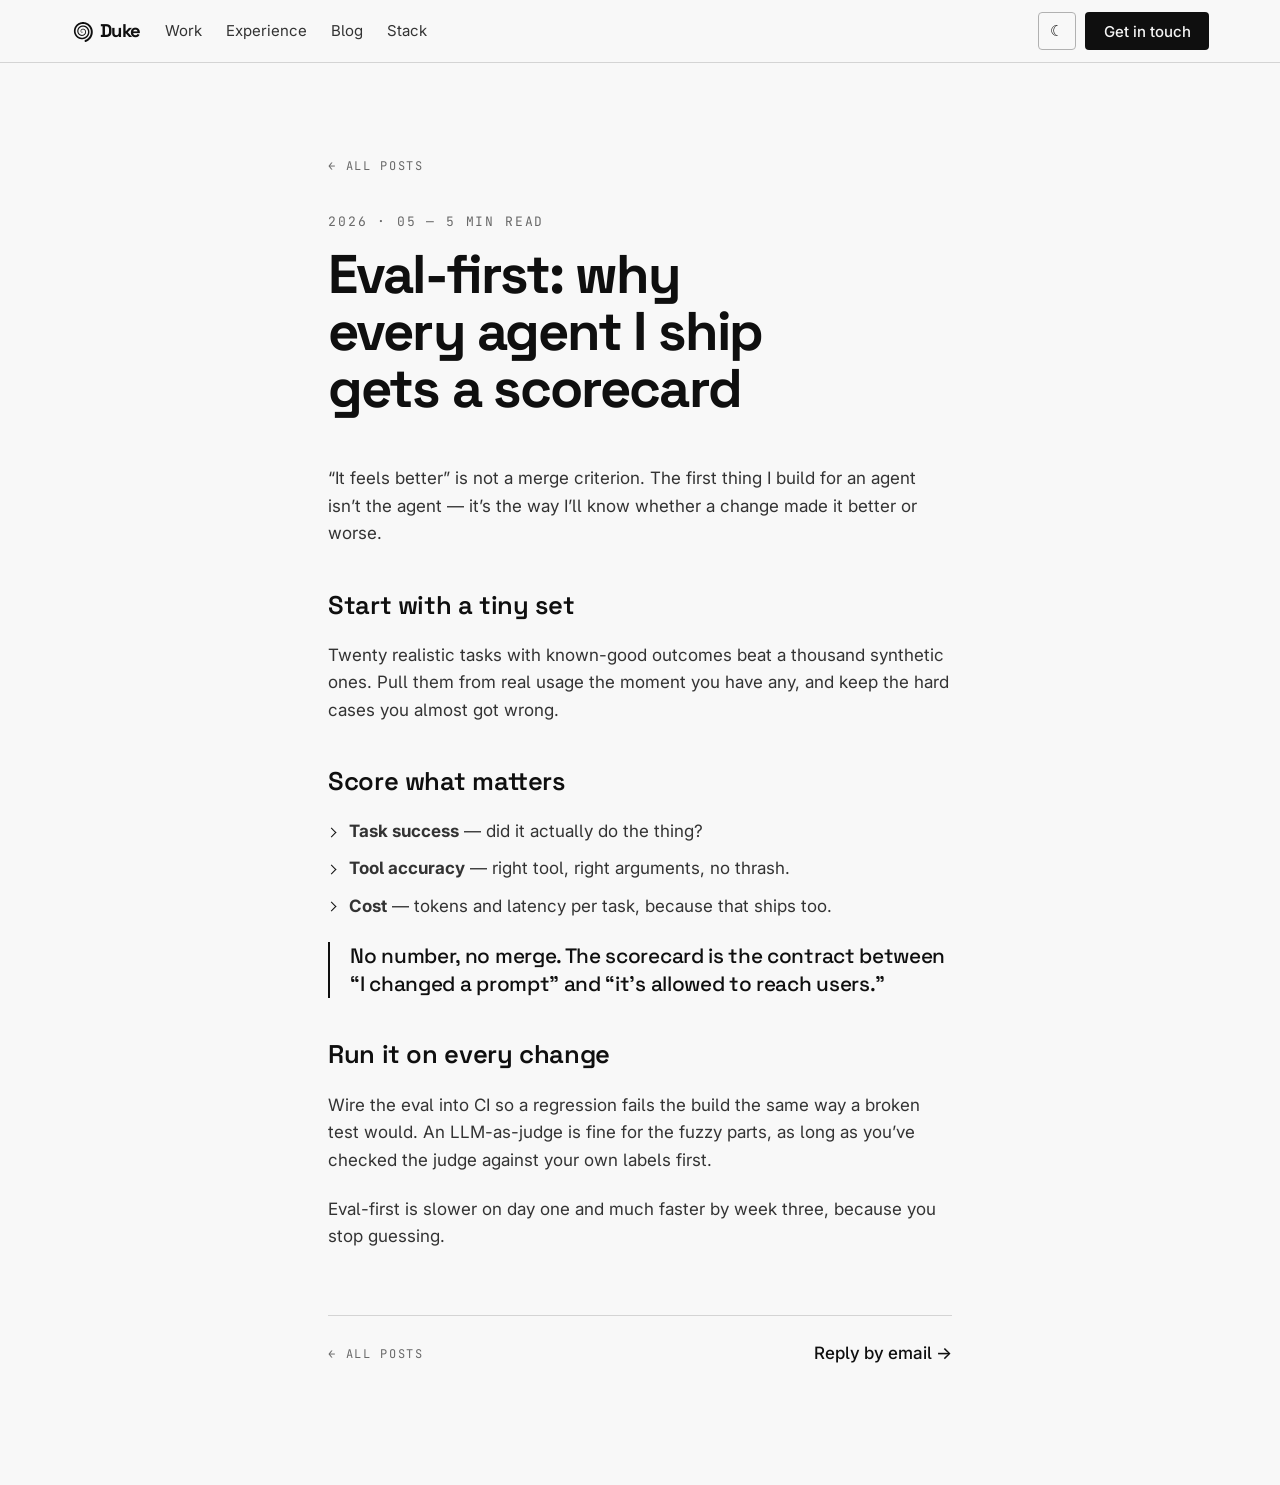
<file: posts/eval-first.html>
<!doctype html>
<html lang="en">
<head>
  <meta charset="utf-8" />
  <meta name="viewport" content="width=device-width, initial-scale=1, viewport-fit=cover" />
  <title>Eval-first: why every agent I ship gets a scorecard — Duke</title>
  <meta name="description" content="Turning 'it felt better' into a number you can regress against — the eval-first way to build agents." />
  <meta name="color-scheme" content="light dark" />
  <script>(function(){try{var t=localStorage.getItem('theme');if(t==='light'||t==='dark')document.documentElement.setAttribute('data-theme',t);}catch(e){}})();</script>
  <link rel="preconnect" href="https://fonts.googleapis.com" />
  <link rel="preconnect" href="https://fonts.gstatic.com" crossorigin />
  <link href="https://fonts.googleapis.com/css2?family=Space+Grotesk:wght@400;500;600;700&family=Inter:wght@400;500;600&family=JetBrains+Mono:wght@400;500&display=swap" rel="stylesheet" />
  <link rel="icon" href="../favicon.svg" type="image/svg+xml" />
  <link rel="stylesheet" href="../tokens.css" />
  <link rel="stylesheet" href="../styles.css" />
</head>
<body>
  <a class="skip-link" href="#main">Skip to content</a>

  <header class="nav" id="nav">
    <div class="nav__inner">
      <a class="nav__brand" href="../index.html" aria-label="Duke — home"><span class="brand-mark" aria-hidden="true"></span>Duke</a>
      <nav class="nav__links" aria-label="Primary">
        <a href="../index.html#work">Work</a>
        <a href="../index.html#experience">Experience</a>
        <a href="../blog.html" aria-current="page">Blog</a>
        <a href="../index.html#stack">Stack</a>
      </nav>
      <div class="nav__right">
        <button class="themebtn" type="button" id="theme-toggle" aria-label="Toggle light / dark" aria-pressed="false">
          <span class="themebtn__ico themebtn__ico--sun" aria-hidden="true">☀</span>
          <span class="themebtn__ico themebtn__ico--moon" aria-hidden="true">☾</span>
        </button>
        <a class="btn btn--solid" href="../index.html#contact">Get in touch</a>
      </div>
    </div>
  </header>

  <main id="main">
    <article class="article">
      <a class="backlink" href="../blog.html">&#8592; All posts</a>
      <!-- PLACEHOLDER: sample article — replace with your own writing -->
      <p class="article__meta">2026 &middot; 05 &mdash; 5 min read</p>
      <h1 class="article__title">Eval-first: why every agent I ship gets a scorecard</h1>

      <div class="prose">
        <p>&ldquo;It feels better&rdquo; is not a merge criterion. The first thing I build for an agent isn&rsquo;t the agent &mdash; it&rsquo;s the way I&rsquo;ll know whether a change made it better or worse.</p>

        <h2>Start with a tiny set</h2>
        <p>Twenty realistic tasks with known-good outcomes beat a thousand synthetic ones. Pull them from real usage the moment you have any, and keep the hard cases you almost got wrong.</p>

        <h2>Score what matters</h2>
        <ul>
          <li><strong>Task success</strong> &mdash; did it actually do the thing?</li>
          <li><strong>Tool accuracy</strong> &mdash; right tool, right arguments, no thrash.</li>
          <li><strong>Cost</strong> &mdash; tokens and latency per task, because that ships too.</li>
        </ul>

        <blockquote>No number, no merge. The scorecard is the contract between &ldquo;I changed a prompt&rdquo; and &ldquo;it&rsquo;s allowed to reach users.&rdquo;</blockquote>

        <h2>Run it on every change</h2>
        <p>Wire the eval into CI so a regression fails the build the same way a broken test would. An LLM-as-judge is fine for the fuzzy parts, as long as you&rsquo;ve checked the judge against your own labels first.</p>

        <p>Eval-first is slower on day one and much faster by week three, because you stop guessing.</p>
      </div>

      <div class="article__foot">
        <a class="backlink" href="../blog.html">&#8592; All posts</a>
        <a class="link-arrow" href="mailto:duc.bvh22@gmail.com">Reply by email <span aria-hidden="true">&#8594;</span></a>
      </div>
    </article>
  </main>

  <script src="../script.js"></script>
</body>
</html>
</file>
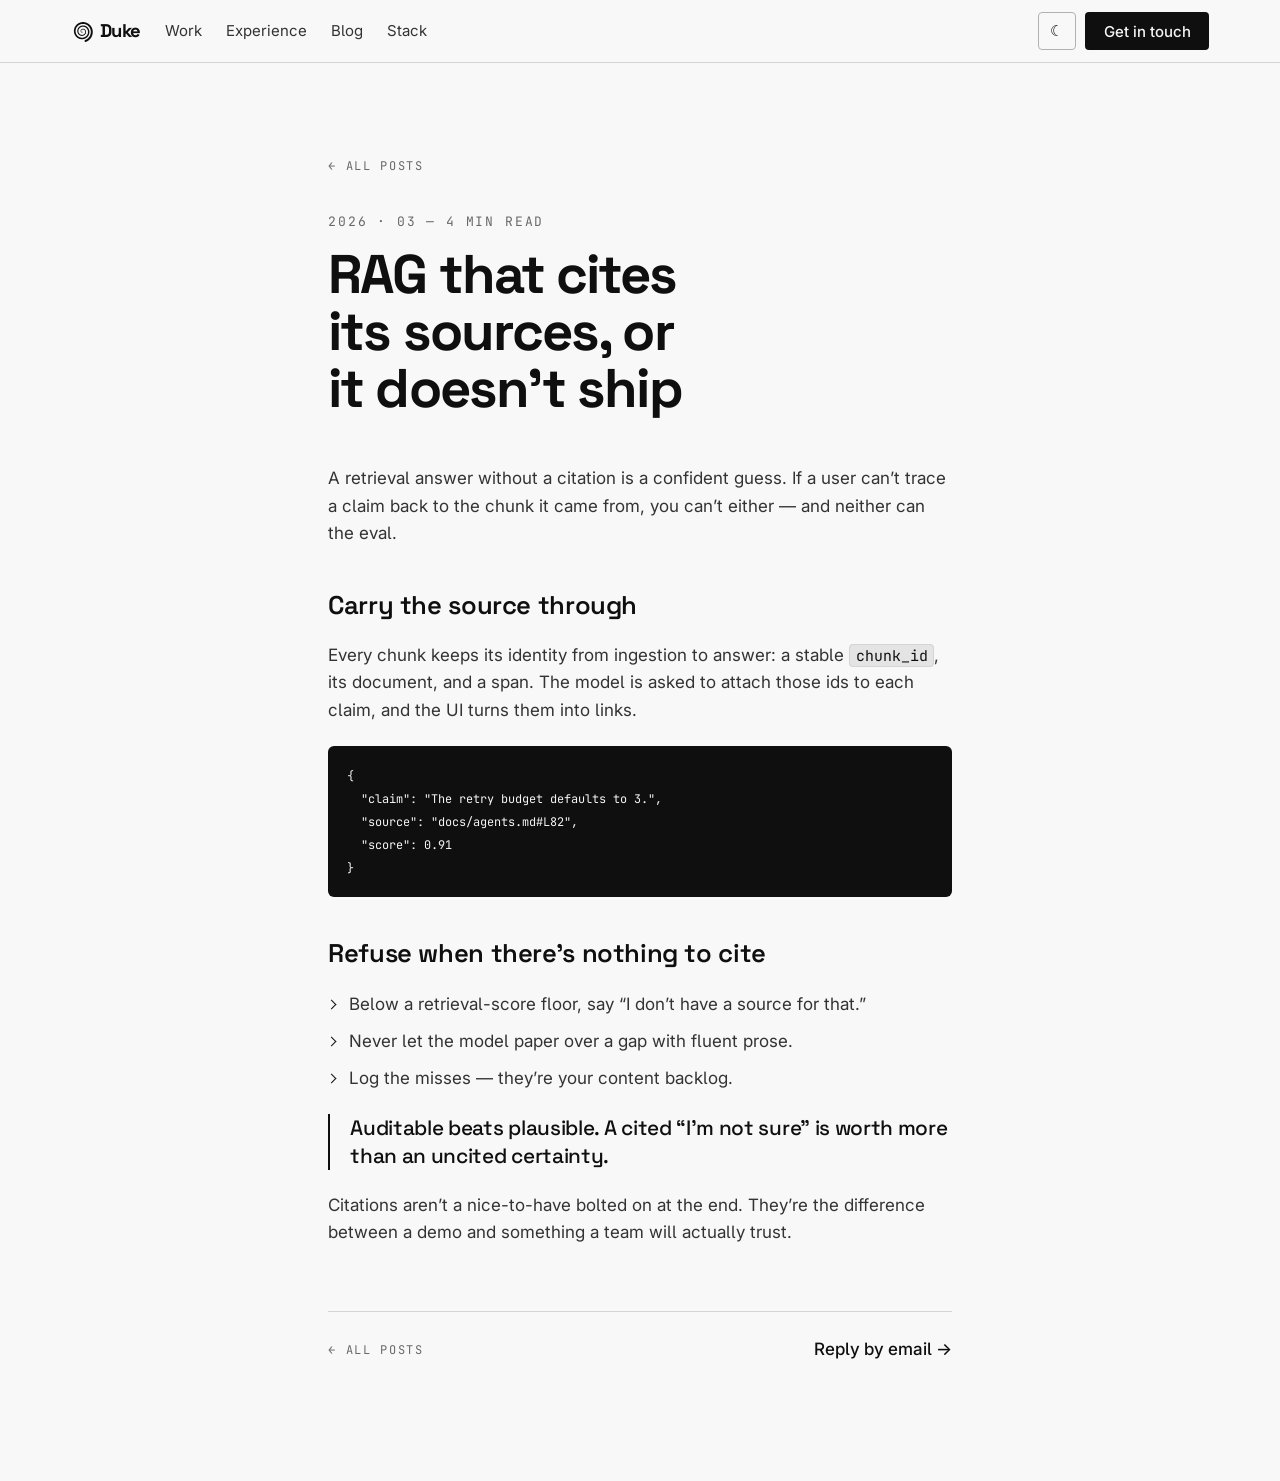
<file: posts/rag-that-cites.html>
<!doctype html>
<html lang="en">
<head>
  <meta charset="utf-8" />
  <meta name="viewport" content="width=device-width, initial-scale=1, viewport-fit=cover" />
  <title>RAG that cites its sources, or it doesn't ship — Duke</title>
  <meta name="description" content="Why every retrieval answer should carry a citation back to the source chunk — auditable, not just plausible." />
  <meta name="color-scheme" content="light dark" />
  <script>(function(){try{var t=localStorage.getItem('theme');if(t==='light'||t==='dark')document.documentElement.setAttribute('data-theme',t);}catch(e){}})();</script>
  <link rel="preconnect" href="https://fonts.googleapis.com" />
  <link rel="preconnect" href="https://fonts.gstatic.com" crossorigin />
  <link href="https://fonts.googleapis.com/css2?family=Space+Grotesk:wght@400;500;600;700&family=Inter:wght@400;500;600&family=JetBrains+Mono:wght@400;500&display=swap" rel="stylesheet" />
  <link rel="icon" href="../favicon.svg" type="image/svg+xml" />
  <link rel="stylesheet" href="../tokens.css" />
  <link rel="stylesheet" href="../styles.css" />
</head>
<body>
  <a class="skip-link" href="#main">Skip to content</a>

  <header class="nav" id="nav">
    <div class="nav__inner">
      <a class="nav__brand" href="../index.html" aria-label="Duke — home"><span class="brand-mark" aria-hidden="true"></span>Duke</a>
      <nav class="nav__links" aria-label="Primary">
        <a href="../index.html#work">Work</a>
        <a href="../index.html#experience">Experience</a>
        <a href="../blog.html" aria-current="page">Blog</a>
        <a href="../index.html#stack">Stack</a>
      </nav>
      <div class="nav__right">
        <button class="themebtn" type="button" id="theme-toggle" aria-label="Toggle light / dark" aria-pressed="false">
          <span class="themebtn__ico themebtn__ico--sun" aria-hidden="true">☀</span>
          <span class="themebtn__ico themebtn__ico--moon" aria-hidden="true">☾</span>
        </button>
        <a class="btn btn--solid" href="../index.html#contact">Get in touch</a>
      </div>
    </div>
  </header>

  <main id="main">
    <article class="article">
      <a class="backlink" href="../blog.html">&#8592; All posts</a>
      <!-- PLACEHOLDER: sample article — replace with your own writing -->
      <p class="article__meta">2026 &middot; 03 &mdash; 4 min read</p>
      <h1 class="article__title">RAG that cites its sources, or it doesn&rsquo;t ship</h1>

      <div class="prose">
        <p>A retrieval answer without a citation is a confident guess. If a user can&rsquo;t trace a claim back to the chunk it came from, you can&rsquo;t either &mdash; and neither can the eval.</p>

        <h2>Carry the source through</h2>
        <p>Every chunk keeps its identity from ingestion to answer: a stable <code>chunk_id</code>, its document, and a span. The model is asked to attach those ids to each claim, and the UI turns them into links.</p>
        <pre><code>{
  "claim": "The retry budget defaults to 3.",
  "source": "docs/agents.md#L82",
  "score": 0.91
}</code></pre>

        <h2>Refuse when there&rsquo;s nothing to cite</h2>
        <ul>
          <li>Below a retrieval-score floor, say &ldquo;I don&rsquo;t have a source for that.&rdquo;</li>
          <li>Never let the model paper over a gap with fluent prose.</li>
          <li>Log the misses &mdash; they&rsquo;re your content backlog.</li>
        </ul>

        <blockquote>Auditable beats plausible. A cited &ldquo;I&rsquo;m not sure&rdquo; is worth more than an uncited certainty.</blockquote>

        <p>Citations aren&rsquo;t a nice-to-have bolted on at the end. They&rsquo;re the difference between a demo and something a team will actually trust.</p>
      </div>

      <div class="article__foot">
        <a class="backlink" href="../blog.html">&#8592; All posts</a>
        <a class="link-arrow" href="mailto:duc.bvh22@gmail.com">Reply by email <span aria-hidden="true">&#8594;</span></a>
      </div>
    </article>
  </main>

  <script src="../script.js"></script>
</body>
</html>
</file>
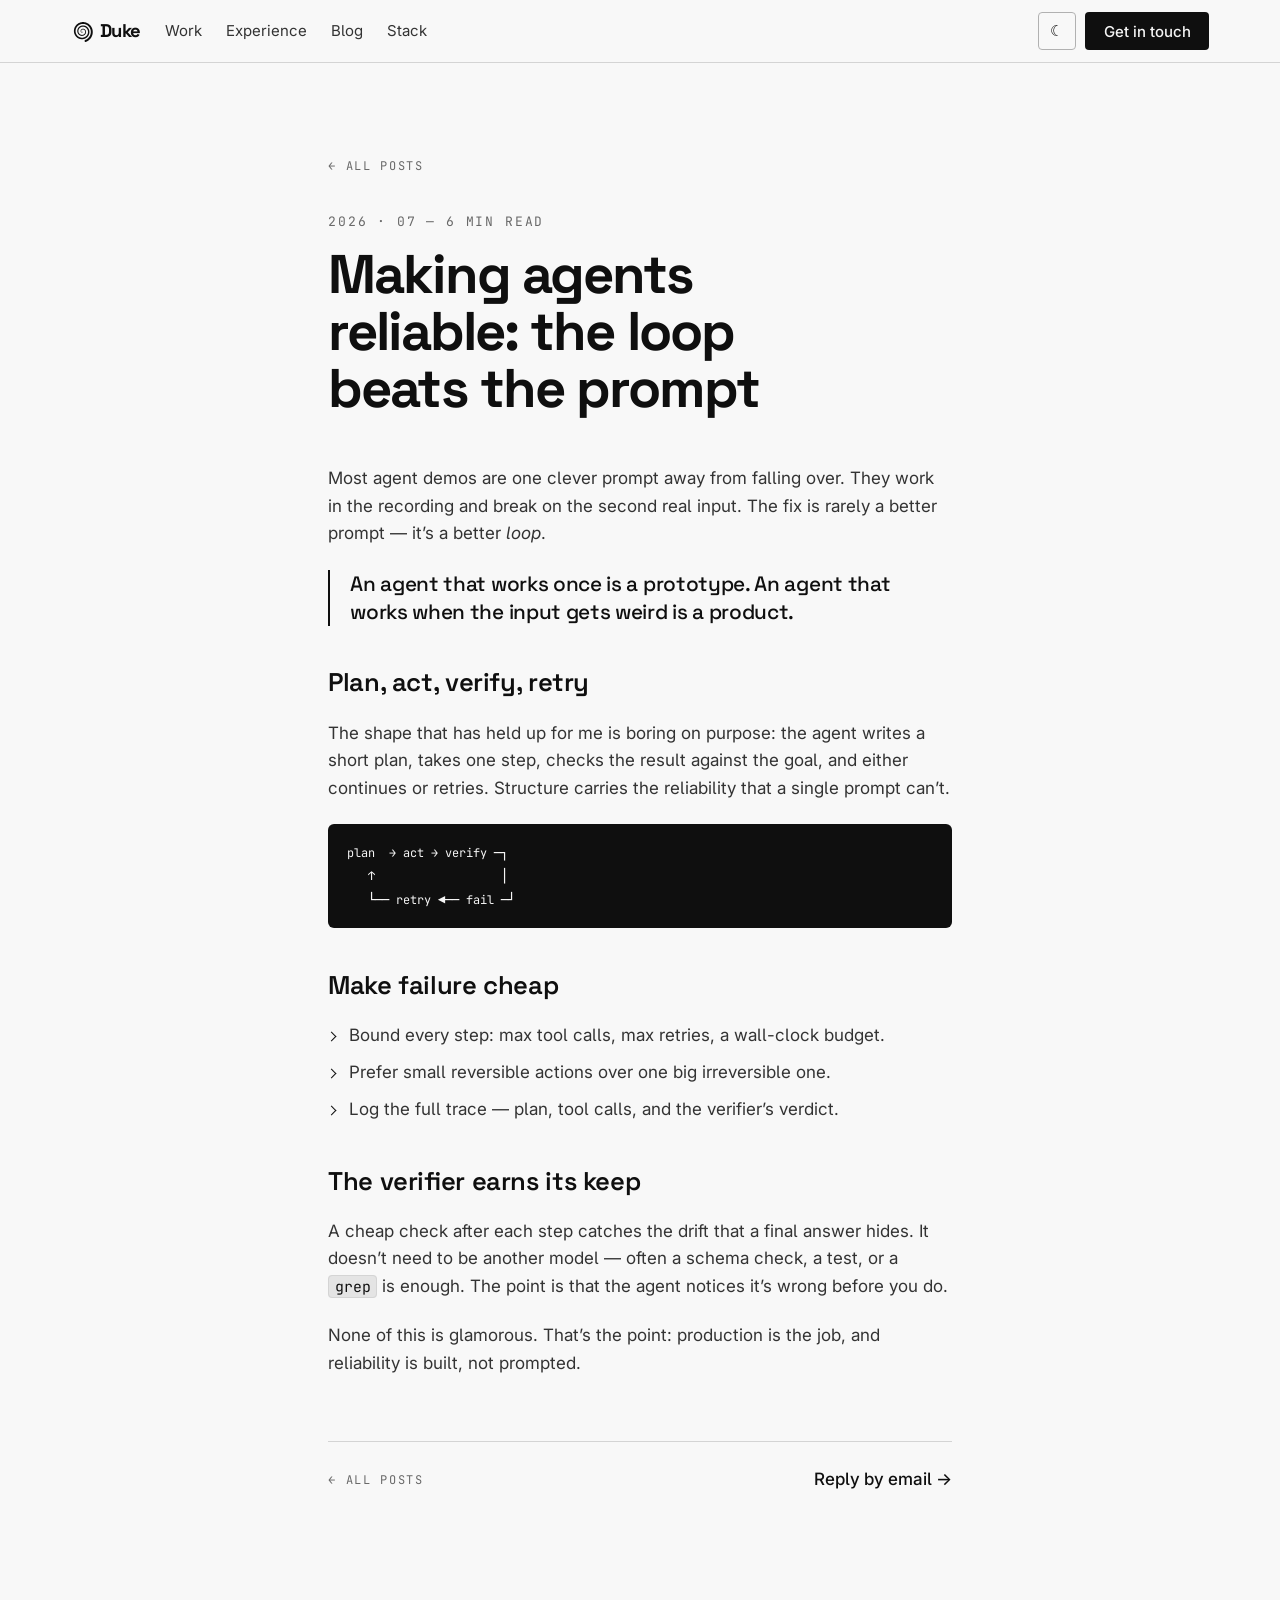
<file: posts/reliable-agents.html>
<!doctype html>
<html lang="en">
<head>
  <meta charset="utf-8" />
  <meta name="viewport" content="width=device-width, initial-scale=1, viewport-fit=cover" />
  <title>Making agents reliable: the loop beats the prompt — Duke</title>
  <meta name="description" content="Why a structured plan → act → verify → retry loop beats a clever one-shot prompt for production agents." />
  <meta name="color-scheme" content="light dark" />
  <script>(function(){try{var t=localStorage.getItem('theme');if(t==='light'||t==='dark')document.documentElement.setAttribute('data-theme',t);}catch(e){}})();</script>
  <link rel="preconnect" href="https://fonts.googleapis.com" />
  <link rel="preconnect" href="https://fonts.gstatic.com" crossorigin />
  <link href="https://fonts.googleapis.com/css2?family=Space+Grotesk:wght@400;500;600;700&family=Inter:wght@400;500;600&family=JetBrains+Mono:wght@400;500&display=swap" rel="stylesheet" />
  <link rel="icon" href="../favicon.svg" type="image/svg+xml" />
  <link rel="stylesheet" href="../tokens.css" />
  <link rel="stylesheet" href="../styles.css" />
</head>
<body>
  <a class="skip-link" href="#main">Skip to content</a>

  <header class="nav" id="nav">
    <div class="nav__inner">
      <a class="nav__brand" href="../index.html" aria-label="Duke — home"><span class="brand-mark" aria-hidden="true"></span>Duke</a>
      <nav class="nav__links" aria-label="Primary">
        <a href="../index.html#work">Work</a>
        <a href="../index.html#experience">Experience</a>
        <a href="../blog.html" aria-current="page">Blog</a>
        <a href="../index.html#stack">Stack</a>
      </nav>
      <div class="nav__right">
        <button class="themebtn" type="button" id="theme-toggle" aria-label="Toggle light / dark" aria-pressed="false">
          <span class="themebtn__ico themebtn__ico--sun" aria-hidden="true">☀</span>
          <span class="themebtn__ico themebtn__ico--moon" aria-hidden="true">☾</span>
        </button>
        <a class="btn btn--solid" href="../index.html#contact">Get in touch</a>
      </div>
    </div>
  </header>

  <main id="main">
    <article class="article">
      <a class="backlink" href="../blog.html">&#8592; All posts</a>
      <!-- PLACEHOLDER: sample article — replace with your own writing -->
      <p class="article__meta">2026 &middot; 07 &mdash; 6 min read</p>
      <h1 class="article__title">Making agents reliable: the loop beats the prompt</h1>

      <div class="prose">
        <p>Most agent demos are one clever prompt away from falling over. They work in the recording and break on the second real input. The fix is rarely a better prompt &mdash; it&rsquo;s a better <em>loop</em>.</p>

        <blockquote>An agent that works once is a prototype. An agent that works when the input gets weird is a product.</blockquote>

        <h2>Plan, act, verify, retry</h2>
        <p>The shape that has held up for me is boring on purpose: the agent writes a short plan, takes one step, checks the result against the goal, and either continues or retries. Structure carries the reliability that a single prompt can&rsquo;t.</p>
        <pre><code>plan  → act → verify ─┐
   ↑                  │
   └── retry ◀── fail ─┘</code></pre>

        <h2>Make failure cheap</h2>
        <ul>
          <li>Bound every step: max tool calls, max retries, a wall-clock budget.</li>
          <li>Prefer small reversible actions over one big irreversible one.</li>
          <li>Log the full trace &mdash; plan, tool calls, and the verifier&rsquo;s verdict.</li>
        </ul>

        <h2>The verifier earns its keep</h2>
        <p>A cheap check after each step catches the drift that a final answer hides. It doesn&rsquo;t need to be another model &mdash; often a schema check, a test, or a <code>grep</code> is enough. The point is that the agent notices it&rsquo;s wrong before you do.</p>

        <p>None of this is glamorous. That&rsquo;s the point: production is the job, and reliability is built, not prompted.</p>
      </div>

      <div class="article__foot">
        <a class="backlink" href="../blog.html">&#8592; All posts</a>
        <a class="link-arrow" href="mailto:duc.bvh22@gmail.com">Reply by email <span aria-hidden="true">&#8594;</span></a>
      </div>
    </article>
  </main>

  <script src="../script.js"></script>
</body>
</html>
</file>
<file: tokens.css>
/* Hallmark · theme: custom-monochrome · design tokens
   Austere editorial portfolio — pure black & white (achromatic, chroma 0).
   No accent hue; hairlines + weight + inversion do all the work.
   Two modes: [data-theme="light"] and [data-theme="dark"] (system default). */

:root {
  /* ─── Type ───────────────────────────────────────────────── */
  --font-display: "Space Grotesk", system-ui, -apple-system, "Segoe UI", sans-serif;
  --font-body:    "Inter", system-ui, -apple-system, "Segoe UI", sans-serif;
  --font-mono:    "JetBrains Mono", ui-monospace, "SF Mono", Menlo, monospace;

  /* fluid scale — statement display runs large for the austere fold */
  --step-mega:    clamp(3rem, 10vw, 9rem);
  --step-hero:    clamp(2.6rem, 6vw + 0.5rem, 6rem);
  --step-section: clamp(1.9rem, 3.2vw, 3rem);
  --step-lede:    clamp(1.0625rem, 0.8vw + 0.7rem, 1.3125rem);
  --step-body:    1.0625rem;
  --step-small:   0.75rem;                 /* mono labels / eyebrows */

  --tracking-display: -0.035em;
  --tracking-snug:    -0.015em;
  --tracking-label:   0.14em;              /* mono uppercase labels — wide, editorial */

  --weight-body:    400;
  --weight-medium:  500;
  --weight-semi:    600;
  --weight-bold:    700;

  --leading-tight:  0.98;
  --leading-snug:   1.14;
  --leading-body:   1.62;
  --measure:        62ch;

  /* ─── Space & layout ─────────────────────────────────────── */
  --gutter:     clamp(1.1rem, 4vw, 3.5rem);
  --maxw:       1240px;
  --section-y:  clamp(4.5rem, 9vw, 8rem);
  --rule:       1px;

  /* ─── Shape ──────────────────────────────────────────────── */
  --radius-btn:  4px;
  --radius-card: 6px;

  /* ─── Motion ─────────────────────────────────────────────── */
  --reveal-dist: 12px;
  --reveal-dur:  650ms;
  --ease-out:    cubic-bezier(0.16, 1, 0.3, 1);
  --t-quiet:     260ms cubic-bezier(0.4, 0, 0.2, 1);
  --t-theme:     360ms cubic-bezier(0.4, 0, 0.2, 1);
}

/* ─── LIGHT (default) ────────────────────────────────────────
   Near-white paper, near-black ink. Never pure #fff / #000. */
:root,
[data-theme="light"] {
  --color-paper:   oklch(98%  0 0);   /* page ground */
  --color-paper-2: oklch(95.5% 0 0);  /* alt band / quiet inset */
  --color-paper-3: oklch(92%  0 0);   /* chip / tag ground */

  --color-ink:     oklch(17%  0 0);   /* headlines + wordmark — near-black */
  --color-ink-2:   oklch(32%  0 0);   /* body copy */
  --color-muted:   oklch(52%  0 0);   /* captions, meta */

  --color-rule:    oklch(87%  0 0);   /* hairlines */
  --color-rule-2:  oklch(76%  0 0);   /* stronger hairline / hover */

  /* inverted block (buttons, code card) = ink ground, paper text */
  --color-inv-bg:   oklch(17% 0 0);
  --color-inv-bg-2: oklch(24% 0 0);   /* window bar / inset on the inverted block */
  --color-inv-ink:  oklch(97% 0 0);
  --color-inv-ink-2:oklch(72% 0 0);
  --color-inv-rule: oklch(34% 0 0);
}

/* ─── DARK ───────────────────────────────────────────────────
   Charcoal ground, near-white ink — the reference cover look. */
[data-theme="dark"] {
  --color-paper:   oklch(16%  0 0);
  --color-paper-2: oklch(20%  0 0);
  --color-paper-3: oklch(25%  0 0);

  --color-ink:     oklch(97%  0 0);
  --color-ink-2:   oklch(82%  0 0);
  --color-muted:   oklch(62%  0 0);

  --color-rule:    oklch(30%  0 0);
  --color-rule-2:  oklch(42%  0 0);

  --color-inv-bg:   oklch(96% 0 0);
  --color-inv-bg-2: oklch(88% 0 0);
  --color-inv-ink:  oklch(16% 0 0);
  --color-inv-ink-2:oklch(38% 0 0);
  --color-inv-rule: oklch(78% 0 0);
}

/* System preference wins when the user hasn't chosen a mode explicitly */
@media (prefers-color-scheme: dark) {
  :root:not([data-theme="light"]) {
    --color-paper:   oklch(16%  0 0);
    --color-paper-2: oklch(20%  0 0);
    --color-paper-3: oklch(25%  0 0);

    --color-ink:     oklch(97%  0 0);
    --color-ink-2:   oklch(82%  0 0);
    --color-muted:   oklch(62%  0 0);

    --color-rule:    oklch(30%  0 0);
    --color-rule-2:  oklch(42%  0 0);

    --color-inv-bg:   oklch(96% 0 0);
    --color-inv-bg-2: oklch(88% 0 0);
    --color-inv-ink:  oklch(16% 0 0);
    --color-inv-ink-2:oklch(38% 0 0);
    --color-inv-rule: oklch(78% 0 0);
  }
}
</file>
<file: styles.css>
/* Hallmark · genre: editorial · macrostructure: Manifesto (statement + hairline index) · tone: austere · theme: custom-monochrome (achromatic) · anchor hue: none · nav: bar + theme-toggle + ⌘K · footer: Ft5 · modes: light + dark */

/* ─── Reset ─── */
*, *::before, *::after { box-sizing: border-box; }
* { margin: 0; }
html, body { overflow-x: clip; }
html { -webkit-text-size-adjust: 100%; text-size-adjust: 100%; }
body { -webkit-font-smoothing: antialiased; -moz-osx-font-smoothing: grayscale; }
img, picture, svg { display: block; max-width: 100%; }
ul, ol { list-style: none; padding: 0; }
a { color: inherit; text-decoration: none; }
button { font: inherit; color: inherit; background: none; border: none; cursor: pointer; }
:where(h1, h2, h3, h4) { font-weight: inherit; }
dl, dd { margin: 0; }

/* ─── Base ─── */
html {
  font-family: var(--font-body);
  background: var(--color-paper);
  color: var(--color-ink-2);
  scroll-behavior: smooth;
  font-synthesis-weight: none;
}
@media (prefers-reduced-motion: reduce) { html { scroll-behavior: auto; } }

body {
  font-size: var(--step-body);
  line-height: var(--leading-body);
  font-weight: var(--weight-body);
  background: var(--color-paper);
  color: var(--color-ink-2);
  text-rendering: optimizeLegibility;
  font-feature-settings: "kern" 1, "liga" 1, "cv05" 1;
  transition: background-color var(--t-theme), color var(--t-theme);
}
code, kbd, pre { font-family: var(--font-mono); }

/* smooth colour swap on theme change for the surfaces that carry it */
.nav, .strip, .tl-item, .work__grid, .proj, .post-link, .spec-row,
.index-row, .index-cell, .btn, .cmdk, .themebtn, .strip__cmd, .proj__tags li,
.palette__panel, .foot-stmt {
  transition: background-color var(--t-theme), color var(--t-theme), border-color var(--t-theme);
}
@media (prefers-reduced-motion: reduce) {
  *, *::before, *::after { transition-duration: 0.001ms !important; }
}

/* shared frame */
.nav__inner, .hero, .strip, .exp, .work, .writing, .stack, .foot-stmt {
  width: 100%;
  max-width: var(--maxw);
  margin-inline: auto;
  padding-inline: var(--gutter);
}

/* ─── Skip link ─── */
.skip-link {
  position: absolute;
  left: var(--gutter);
  top: -3.5em;
  z-index: 100;
  padding: 0.55rem 0.9rem;
  background: var(--color-inv-bg);
  color: var(--color-inv-ink);
  font-family: var(--font-mono);
  font-size: var(--step-small);
  letter-spacing: var(--tracking-label);
  border-radius: var(--radius-btn);
  transition: top 160ms var(--ease-out);
}
.skip-link:focus { top: 0.6rem; }

/* ─── Focus ─── */
:focus-visible { outline: 2px solid var(--color-ink); outline-offset: 2px; border-radius: 3px; }

/* ─── Atoms ─── */
.eyebrow, .hero__eyebrow {
  font-family: var(--font-mono);
  font-size: var(--step-small);
  letter-spacing: var(--tracking-label);
  text-transform: uppercase;
  color: var(--color-muted);
}

.btn {
  display: inline-flex;
  align-items: center;
  justify-content: center;
  gap: 0.5em;
  font-family: var(--font-body);
  font-weight: var(--weight-medium);
  font-size: 0.9375rem;
  line-height: 1;
  padding: 0.72em 1.15em;
  border-radius: var(--radius-btn);
  border: var(--rule) solid transparent;
  transition: background var(--t-quiet), border-color var(--t-quiet), color var(--t-quiet), opacity var(--t-quiet);
  white-space: nowrap;
}
.btn--solid { background: var(--color-inv-bg); color: var(--color-inv-ink); }
.btn--solid:hover { opacity: 0.85; }
.btn--ghost { border-color: var(--color-rule-2); color: var(--color-ink); }
.btn--ghost:hover { border-color: var(--color-ink); }
.btn--lg { padding: 0.9em 1.4em; font-size: 1rem; }

.link-arrow {
  font-weight: var(--weight-medium);
  color: var(--color-ink);
  position: relative;
  padding-bottom: 2px;
  white-space: nowrap;
}
.link-arrow span { transition: transform var(--t-quiet); display: inline-block; }
.link-arrow::after {
  content: "";
  position: absolute;
  left: 0; bottom: 0;
  width: 100%; height: 1.5px;
  background: var(--color-ink);
  transform: scaleX(0);
  transform-origin: left;
  transition: transform var(--t-quiet);
}
.link-arrow:hover::after { transform: scaleX(1); }
.link-arrow:hover span { transform: translateX(3px); }

/* ─── Nav ─── */
.nav {
  position: sticky;
  top: 0;
  z-index: 50;
  border-bottom: var(--rule) solid var(--color-rule);
  background: color-mix(in oklab, var(--color-paper) 82%, transparent);
  -webkit-backdrop-filter: saturate(120%) blur(12px);
  backdrop-filter: saturate(120%) blur(12px);
}
.nav.is-scrolled { border-bottom-color: var(--color-rule-2); }
.nav__inner { display: flex; align-items: center; gap: 1.5rem; height: 62px; }
.nav__brand {
  display: inline-flex;
  align-items: center;
  gap: 0.32em;
  font-family: var(--font-display);
  font-weight: var(--weight-bold);
  font-size: 1.15rem;
  letter-spacing: var(--tracking-display);
  color: var(--color-ink);
}
.nav__mark { width: 16px; height: 16px; background: var(--color-ink); flex: none; }
.nav__dot { color: var(--color-ink); margin-left: 0.01em; }
/* spiral brand mark (SP-1) — CSS mask so it follows currentColor in light/dark */
.brand-mark {
  display: inline-block; flex: none;
  width: 1.25em; height: 1.25em;
  background: currentColor;
  -webkit-mask: url("logo-versions/spiral-1-taper.svg") center / contain no-repeat;
          mask: url("logo-versions/spiral-1-taper.svg") center / contain no-repeat;
}
.nav__links { display: flex; gap: 1.5rem; margin-right: auto; font-size: 0.9375rem; }
.nav__links a { color: var(--color-ink-2); position: relative; padding: 0.3em 0; transition: color var(--t-quiet); }
.nav__links a::after {
  content: ""; position: absolute; left: 0; bottom: -2px;
  width: 100%; height: 1.5px; background: var(--color-ink);
  transform: scaleX(0); transform-origin: left; transition: transform var(--t-quiet);
}
.nav__links a:hover { color: var(--color-ink); }
.nav__links a:hover::after { transform: scaleX(1); }
.nav__right { display: flex; align-items: center; gap: 0.6rem; }

.themebtn {
  display: inline-grid;
  place-items: center;
  width: 38px; height: 38px;
  border: var(--rule) solid var(--color-rule-2);
  border-radius: var(--radius-btn);
  color: var(--color-ink);
  font-size: 0.95rem;
  transition: border-color var(--t-quiet), color var(--t-quiet);
}
.themebtn:hover { border-color: var(--color-ink); }
.themebtn__ico { line-height: 1; }
.themebtn__ico--sun { display: none; }
[data-theme="dark"] .themebtn__ico--sun { display: inline; }
[data-theme="dark"] .themebtn__ico--moon { display: none; }
@media (prefers-color-scheme: dark) {
  :root:not([data-theme="light"]) .themebtn__ico--sun { display: inline; }
  :root:not([data-theme="light"]) .themebtn__ico--moon { display: none; }
}

.cmdk {
  display: inline-flex;
  align-items: center;
  gap: 0.6rem;
  border: var(--rule) solid var(--color-rule-2);
  border-radius: var(--radius-btn);
  padding: 0.45rem 0.55rem 0.45rem 0.75rem;
  color: var(--color-muted);
  transition: border-color var(--t-quiet), color var(--t-quiet);
}
.cmdk:hover { border-color: var(--color-ink); color: var(--color-ink); }
.cmdk__label { font-size: 0.875rem; }
.cmdk__keys {
  display: inline-flex; align-items: center; gap: 1px;
  font-family: var(--font-mono); font-size: 0.75rem;
  color: var(--color-ink-2);
  background: var(--color-paper-3);
  border: var(--rule) solid var(--color-rule);
  border-radius: 4px; padding: 0.1rem 0.35rem; line-height: 1;
}

/* ─── Hero · Manifesto statement + hairline index row ─── */
.hero { padding-top: clamp(3.5rem, 9vw, 7rem); padding-bottom: var(--section-y); position: relative; z-index: 0; overflow: hidden; }
/* giant faint spiral echoing the logo — balances the left-set text */
.hero__bg {
  position: absolute; z-index: -1; pointer-events: none;
  top: 50%; right: -7%; transform: translateY(-50%);
  width: min(660px, 82vw); aspect-ratio: 1 / 1;
  color: var(--color-ink); background: currentColor;
  -webkit-mask: url("logo-versions/spiral-1-taper.svg") center / contain no-repeat;
          mask: url("logo-versions/spiral-1-taper.svg") center / contain no-repeat;
  opacity: 0.05;
}
@media (max-width: 760px) { .hero__bg { right: -28%; width: 92vw; opacity: 0.04; } }
@media (prefers-reduced-motion: no-preference) {
  .hero__bg { transition: opacity var(--t-theme); }
}
.hero__eyebrow { display: block; }
.hero__title {
  font-family: var(--font-display);
  font-weight: var(--weight-bold);
  font-size: var(--step-hero);
  line-height: var(--leading-tight);
  letter-spacing: var(--tracking-display);
  color: var(--color-ink);
  margin-top: 1.4rem;
  max-width: 16ch;
  overflow-wrap: anywhere;
}
.hero__lede {
  font-size: var(--step-lede);
  line-height: 1.5;
  color: var(--color-ink-2);
  max-width: 50ch;
  margin-top: 1.6rem;
}

/* Stoic epigraph — editorial pull-quote accent under the hero */
.epigraph {
  margin-top: clamp(2.25rem, 5vw, 3.5rem);
  max-width: 42ch;
  border-left: 2px solid var(--color-ink);
  padding-left: clamp(1rem, 2.5vw, 1.5rem);
}
.epigraph blockquote {
  font-family: var(--font-display);
  font-weight: var(--weight-medium);
  font-size: clamp(1.25rem, 2.4vw, 1.7rem);
  line-height: 1.28;
  letter-spacing: var(--tracking-snug);
  color: var(--color-ink);
  text-wrap: balance;
}
.epigraph figcaption {
  margin-top: 0.9rem;
  font-family: var(--font-mono);
  font-size: var(--step-small);
  letter-spacing: var(--tracking-label);
  text-transform: uppercase;
  color: var(--color-muted);
}

.index-row {
  margin-top: clamp(3rem, 8vw, 6.5rem);
  display: grid;
  grid-template-columns: repeat(4, minmax(0, 1fr));
  border-top: var(--rule) solid var(--color-ink);
}
.index-cell { padding: 1.1rem 1.25rem 0; border-left: var(--rule) solid var(--color-rule); }
.index-cell:first-child { padding-left: 0; border-left: 0; }
.index-cell dt {
  font-family: var(--font-mono);
  font-size: 0.6875rem;
  letter-spacing: var(--tracking-label);
  text-transform: uppercase;
  color: var(--color-muted);
}
.index-cell dd {
  margin-top: 0.5rem;
  font-family: var(--font-display);
  font-weight: var(--weight-medium);
  font-size: 1.0625rem;
  letter-spacing: var(--tracking-snug);
  color: var(--color-ink);
}
.index-sub { color: var(--color-muted); font-weight: var(--weight-body); margin-left: 0.4em; }
.dot-live {
  display: inline-block; width: 7px; height: 7px; border-radius: 50%;
  background: var(--color-ink); margin-right: 0.5em; vertical-align: 0.05em;
}

/* ─── Strip ─── */
.strip {
  display: flex; align-items: center; justify-content: space-between;
  gap: 1.5rem clamp(1.5rem, 5vw, 4rem); flex-wrap: wrap;
  padding-block: 1.5rem;
  border-top: var(--rule) solid var(--color-rule);
  border-bottom: var(--rule) solid var(--color-rule);
}
.strip__install { display: inline-flex; align-items: center; gap: 0.85rem; flex-wrap: wrap; }
.strip__label {
  font-family: var(--font-mono); font-size: var(--step-small);
  letter-spacing: var(--tracking-label); text-transform: uppercase; color: var(--color-muted);
}
.strip__cmd {
  font-size: 0.9375rem; color: var(--color-ink);
  border: var(--rule) solid var(--color-rule-2);
  border-radius: var(--radius-btn); padding: 0.5rem 0.75rem;
  background: var(--color-paper-2); overflow-wrap: anywhere;
}
.strip__copy {
  font-size: 0.8125rem; color: var(--color-muted);
  border: var(--rule) solid transparent; border-radius: var(--radius-btn);
  padding: 0.35rem 0.55rem;
  transition: color var(--t-quiet), border-color var(--t-quiet);
}
.strip__copy:hover { color: var(--color-ink); border-color: var(--color-rule-2); }
.strip__copy.is-copied { color: var(--color-ink); }
.strip__trust { display: inline-flex; align-items: center; gap: 1.25rem; flex-wrap: wrap; }
.trust { display: flex; gap: 1.5rem; flex-wrap: wrap; align-items: center; }
.trust li {
  font-family: var(--font-display); font-weight: var(--weight-medium);
  font-size: 0.9375rem; letter-spacing: var(--tracking-snug); color: var(--color-ink-2);
}

/* ─── Section heads ─── */
.exp, .work, .writing, .stack { padding-block: var(--section-y); }
.work, .writing, .stack { border-top: var(--rule) solid var(--color-rule); }
.sec-head { max-width: 60ch; }
.sec-head--row { max-width: none; display: flex; align-items: flex-end; justify-content: space-between; gap: 1.5rem; flex-wrap: wrap; }
.sec-title {
  font-family: var(--font-display); font-weight: var(--weight-bold);
  font-size: var(--step-section); line-height: var(--leading-snug);
  letter-spacing: var(--tracking-display); color: var(--color-ink);
  margin-top: 0.8rem; text-wrap: balance;
}
.sec-lede { font-size: var(--step-lede); color: var(--color-ink-2); margin-top: 1.1rem; max-width: 54ch; }

/* ─── Timeline ─── */
.timeline { margin-top: clamp(2.5rem, 5vw, 3.5rem); }
.tl-item {
  display: grid;
  grid-template-columns: minmax(0, 0.55fr) minmax(0, 1.45fr);
  gap: clamp(1.25rem, 4vw, 3rem);
  padding-block: clamp(1.75rem, 3vw, 2.5rem);
  border-top: var(--rule) solid var(--color-rule);
}
.tl-item:last-child { border-bottom: var(--rule) solid var(--color-rule); }
.tl-when { display: flex; flex-direction: column; gap: 0.4rem; }
.tl-years {
  font-family: var(--font-mono); font-size: var(--step-small);
  letter-spacing: var(--tracking-label); text-transform: uppercase;
  color: var(--color-muted); font-variant-numeric: tabular-nums;
}
.tl-place {
  font-family: var(--font-display); font-weight: var(--weight-bold);
  font-size: 1.3rem; letter-spacing: var(--tracking-snug); color: var(--color-ink);
}
.tl-role {
  font-family: var(--font-display); font-weight: var(--weight-medium);
  font-size: 1.1875rem; letter-spacing: var(--tracking-snug); color: var(--color-ink);
}
.tl-role-note { color: var(--color-muted); font-weight: var(--weight-body); font-size: 0.875rem; }
.tl-body { margin-top: 0.6rem; color: var(--color-ink-2); max-width: 58ch; }
.tl-list { margin-top: 1rem; display: grid; gap: 0.55rem; }
.tl-list li { position: relative; padding-left: 1.3rem; font-size: 0.9375rem; color: var(--color-ink-2); }
.tl-list li::before {
  content: ""; position: absolute; left: 0; top: 0.62em;
  width: 7px; height: 7px; border: 1.5px solid var(--color-ink);
  border-bottom: 0; border-left: 0; transform: rotate(45deg);
}
.tl-metric { color: var(--color-ink); font-weight: var(--weight-semi); font-variant-numeric: tabular-nums; }
.tl-metric-note { color: var(--color-muted); font-family: var(--font-mono); font-size: 0.72rem; }

/* ─── Work grid ─── */
.work__grid {
  display: grid;
  grid-template-columns: repeat(2, minmax(0, 1fr));
  gap: var(--rule);
  margin-top: clamp(2.5rem, 5vw, 4rem);
  background: var(--color-rule);
  border: var(--rule) solid var(--color-rule);
  border-radius: var(--radius-card);
  overflow: hidden;
}
.proj { background: var(--color-paper); padding: clamp(1.5rem, 3vw, 2.5rem); display: flex; flex-direction: column; }
.proj--wide { grid-column: 1 / -1; }
.proj__num {
  display: block; font-family: var(--font-mono); font-size: 0.8125rem;
  letter-spacing: var(--tracking-label); color: var(--color-rule-2); margin-bottom: 1rem;
}
.proj--wide .proj__num { color: var(--color-ink); font-weight: var(--weight-medium); }
.proj__kicker {
  font-family: var(--font-mono); font-size: var(--step-small);
  letter-spacing: var(--tracking-label); text-transform: uppercase;
  color: var(--color-muted); margin-bottom: 0.8rem;
}
.proj__title {
  font-family: var(--font-display); font-weight: var(--weight-semi);
  font-size: 1.4rem; line-height: 1.15; letter-spacing: var(--tracking-snug); color: var(--color-ink);
}
.proj--wide .proj__title { font-size: clamp(1.6rem, 3vw, 2.1rem); }
.proj__body { margin-top: 0.7rem; color: var(--color-ink-2); font-size: 1rem; max-width: 52ch; }
.proj__tags { display: flex; flex-wrap: wrap; gap: 0.5rem; margin-top: 1.1rem; }
.proj__tags li {
  font-family: var(--font-mono); font-size: 0.72rem; letter-spacing: 0.02em;
  color: var(--color-ink-2); background: var(--color-paper-2);
  border: var(--rule) solid var(--color-rule); border-radius: 4px; padding: 0.22rem 0.5rem;
}
.proj__link { margin-top: auto; padding-top: 1.4rem; font-size: 0.9375rem; align-self: start; }

/* ─── Writing / blog list ─── */
.postlist { margin-top: clamp(2.5rem, 5vw, 3.5rem); }
.post-row { border-top: var(--rule) solid var(--color-rule); }
.post-row:last-child { border-bottom: var(--rule) solid var(--color-rule); }
.post-link {
  display: grid;
  grid-template-columns: 6.5rem minmax(0, 1fr) auto;
  align-items: baseline;
  gap: 1.25rem;
  padding: clamp(1.1rem, 2.5vw, 1.7rem) 0.25rem;
  transition: padding-left var(--t-quiet), background var(--t-quiet);
}
.post-link:hover { padding-left: 0.9rem; background: var(--color-paper-2); }
.post-date {
  font-family: var(--font-mono); font-size: 0.8125rem;
  letter-spacing: var(--tracking-label); color: var(--color-muted);
  font-variant-numeric: tabular-nums; white-space: nowrap;
}
.post-title {
  font-family: var(--font-display); font-weight: var(--weight-medium);
  font-size: clamp(1.1rem, 2vw, 1.4rem); letter-spacing: var(--tracking-snug);
  color: var(--color-ink); line-height: 1.2;
}
.post-arrow { color: var(--color-muted); transition: transform var(--t-quiet), color var(--t-quiet); }
.post-link:hover .post-arrow { transform: translateX(4px); color: var(--color-ink); }

/* ─── Stack spec sheet ─── */
.specsheet { margin-top: clamp(2rem, 4vw, 3rem); }
.spec-row {
  display: grid; grid-template-columns: minmax(0, 0.4fr) minmax(0, 1.6fr);
  gap: clamp(1rem, 4vw, 3rem); align-items: baseline;
  padding-block: 1.15rem; border-top: var(--rule) solid var(--color-rule);
}
.specsheet .spec-row:last-child { border-bottom: var(--rule) solid var(--color-rule); }
.spec-key {
  font-family: var(--font-mono); font-size: var(--step-small);
  letter-spacing: var(--tracking-label); text-transform: uppercase; color: var(--color-muted);
}
.spec-val { font-size: 1.0625rem; color: var(--color-ink); }

/* ─── Footer · Ft5 statement ─── */
.foot-stmt {
  padding-block: clamp(4rem, 8vw, 7rem);
  border-top: var(--rule) solid var(--color-rule-2);
  display: grid; gap: 1.4rem;
}
.foot-stmt__line {
  font-family: var(--font-display); font-weight: var(--weight-bold);
  font-size: clamp(2rem, 5.5vw, 4rem); line-height: 1.02;
  letter-spacing: var(--tracking-display); color: var(--color-ink);
  max-width: 20ch; margin-top: 0.6rem; text-wrap: balance;
}
.foot-stmt__cta { display: flex; align-items: center; gap: 1.5rem; flex-wrap: wrap; margin-top: 0.5rem; }
.foot-stmt__meta {
  display: flex; justify-content: space-between; align-items: center;
  gap: 1rem; flex-wrap: wrap; margin-top: 1.5rem; padding-top: 1.5rem;
  border-top: var(--rule) solid var(--color-rule);
}
.foot-stmt__meta .wordmark {
  display: inline-flex; align-items: center; gap: 0.4em;
  font-family: var(--font-display); font-weight: var(--weight-medium);
  letter-spacing: var(--tracking-snug); color: var(--color-ink);
}
.foot-stmt__ver {
  font-size: 0.8125rem; color: var(--color-muted);
  border: var(--rule) solid var(--color-rule); border-radius: 4px;
  padding: 0.15rem 0.45rem; background: var(--color-paper-2);
}

/* ─── Command palette ─── */
.palette[hidden] { display: none; }
.palette { position: fixed; inset: 0; z-index: 200; display: grid; grid-template-rows: 12vh auto 1fr; justify-items: center; padding-inline: 1rem; }
.palette__backdrop {
  position: absolute; inset: 0;
  background: color-mix(in oklab, var(--color-ink) 42%, transparent);
  -webkit-backdrop-filter: blur(2px); backdrop-filter: blur(2px);
  animation: palette-fade var(--t-quiet);
}
.palette__panel {
  grid-row: 2; position: relative; width: 100%; max-width: 520px;
  background: var(--color-paper); border: var(--rule) solid var(--color-rule-2);
  border-radius: var(--radius-card);
  box-shadow: 0 18px 48px color-mix(in oklab, var(--color-ink) 22%, transparent);
  overflow: hidden; animation: palette-rise 220ms var(--ease-out);
}
.palette__label { position: absolute; width: 1px; height: 1px; padding: 0; margin: -1px; overflow: hidden; clip: rect(0 0 0 0); white-space: nowrap; border: 0; }
.palette__field { display: flex; align-items: center; gap: 0.6rem; padding: 0.95rem 1.1rem; border-bottom: var(--rule) solid var(--color-rule); }
.palette__prompt { font-family: var(--font-mono); font-size: 1rem; color: var(--color-ink); line-height: 1; }
.palette__input { flex: 1; font-family: var(--font-mono); font-size: 0.9375rem; color: var(--color-ink); background: none; border: none; outline: none; padding: 0; caret-color: var(--color-ink); }
.palette__input::placeholder { color: var(--color-muted); }
.palette__list { max-height: 46vh; overflow-y: auto; padding: 0.4rem; }
.palette__row {
  display: flex; align-items: center; justify-content: space-between; gap: 1rem;
  padding: 0.6rem 0.7rem 0.6rem 0.85rem; border-radius: var(--radius-btn);
  border-left: 2px solid transparent; cursor: pointer;
  transition: background var(--t-quiet), border-color var(--t-quiet), color var(--t-quiet);
}
.palette__row[hidden] { display: none; }
.palette__row[aria-selected="true"] { background: var(--color-paper-2); border-left-color: var(--color-ink); }
.palette__row-label { font-size: 0.9375rem; color: var(--color-ink); }
.palette__row-hint { font-family: var(--font-mono); font-size: 0.75rem; letter-spacing: var(--tracking-label); color: var(--color-muted); }
.palette__foot {
  display: flex; align-items: center; gap: 0.7rem; padding: 0.7rem 1.1rem;
  border-top: var(--rule) solid var(--color-rule); font-size: 0.75rem;
  color: var(--color-muted); background: var(--color-paper-2);
}
.palette__foot kbd {
  font-family: var(--font-mono); font-size: 0.7rem; color: var(--color-ink-2);
  background: var(--color-paper-3); border: var(--rule) solid var(--color-rule);
  border-radius: 4px; padding: 0.08rem 0.32rem; line-height: 1; margin-right: 1px;
}
@keyframes palette-fade { from { opacity: 0; } }
@keyframes palette-rise { from { opacity: 0; transform: translateY(8px); } }

/* ─── Blog index + article ─── */
.page { width: 100%; max-width: var(--maxw); margin-inline: auto; padding-inline: var(--gutter); }
.article { width: 100%; max-width: 66ch; margin-inline: auto; padding-inline: var(--gutter); }

.blog-head { padding-block: clamp(3.5rem, 8vw, 6.5rem) clamp(2rem, 4vw, 3rem); }
.blog-head__eyebrow { display: block; }
.blog-head h1 {
  font-family: var(--font-display); font-weight: var(--weight-bold);
  font-size: var(--step-hero); line-height: var(--leading-tight);
  letter-spacing: var(--tracking-display); color: var(--color-ink); margin-top: 1rem;
}
.blog-head p { margin-top: 1.1rem; font-size: var(--step-lede); color: var(--color-ink-2); max-width: 52ch; }

.postlist--full { margin-top: 0; padding-bottom: var(--section-y); }

.backlink { display: inline-flex; align-items: center; gap: 0.5em; font-family: var(--font-mono); font-size: var(--step-small); letter-spacing: var(--tracking-label); text-transform: uppercase; color: var(--color-muted); transition: color var(--t-quiet); }
.backlink:hover { color: var(--color-ink); }

.article { padding-top: clamp(3rem, 7vw, 5.5rem); padding-bottom: var(--section-y); }
.article__meta { font-family: var(--font-mono); font-size: 0.8125rem; letter-spacing: var(--tracking-label); text-transform: uppercase; color: var(--color-muted); margin-top: 2rem; font-variant-numeric: tabular-nums; }
.article__title {
  font-family: var(--font-display); font-weight: var(--weight-bold);
  font-size: clamp(2rem, 5vw, 3.4rem); line-height: 1.05;
  letter-spacing: var(--tracking-display); color: var(--color-ink); margin-top: 0.9rem;
  text-wrap: balance;
}
.prose { margin-top: clamp(2rem, 4vw, 3rem); }
.prose > * + * { margin-top: 1.35rem; }
.prose p { color: var(--color-ink-2); font-size: 1.0625rem; line-height: var(--leading-body); }
.prose h2 {
  font-family: var(--font-display); font-weight: var(--weight-semi);
  font-size: 1.6rem; letter-spacing: var(--tracking-snug); color: var(--color-ink);
  margin-top: 2.6rem; line-height: 1.2;
}
.prose ul { display: grid; gap: 0.6rem; }
.prose ul li { position: relative; padding-left: 1.3rem; color: var(--color-ink-2); }
.prose ul li::before { content: ""; position: absolute; left: 0; top: 0.62em; width: 7px; height: 7px; border: 1.5px solid var(--color-ink); border-bottom: 0; border-left: 0; transform: rotate(45deg); }
.prose a { color: var(--color-ink); text-decoration: underline; text-underline-offset: 3px; text-decoration-color: var(--color-rule-2); }
.prose a:hover { text-decoration-color: var(--color-ink); }
.prose blockquote {
  border-left: 2px solid var(--color-ink); padding-left: 1.25rem;
  font-family: var(--font-display); font-size: 1.3rem; font-weight: var(--weight-medium);
  color: var(--color-ink); line-height: 1.35; letter-spacing: var(--tracking-snug);
}
.prose pre {
  background: var(--color-inv-bg); color: var(--color-inv-ink);
  border-radius: var(--radius-card); padding: 1.1rem 1.15rem;
  font-size: 0.85rem; line-height: 1.7; overflow-x: auto;
}
.prose code { font-family: var(--font-mono); font-size: 0.875em; }
.prose p code { background: var(--color-paper-3); border: var(--rule) solid var(--color-rule); border-radius: 4px; padding: 0.08em 0.36em; color: var(--color-ink); }
.article__foot { margin-top: clamp(2.5rem, 5vw, 4rem); padding-top: 1.5rem; border-top: var(--rule) solid var(--color-rule); display: flex; justify-content: space-between; gap: 1rem; flex-wrap: wrap; align-items: center; }

/* ─── Reveal motion ─── */
.reveal {
  opacity: 0; transform: translateY(var(--reveal-dist));
  transition: opacity var(--reveal-dur) var(--ease-out), transform var(--reveal-dur) var(--ease-out);
  transition-delay: calc(var(--i, 0) * 70ms);
}
.reveal.is-inview { opacity: 1; transform: none; }
@media (prefers-reduced-motion: reduce) {
  .reveal { opacity: 1; transform: none; transition: none; }
  .palette__panel, .palette__backdrop { animation: none; }
}

/* ─── Responsive ─── */
@media (max-width: 920px) {
  .tl-item { grid-template-columns: 1fr; gap: 1rem; }
  .tl-when { flex-direction: row; align-items: baseline; gap: 0.75rem; }
  .index-row { grid-template-columns: repeat(2, minmax(0, 1fr)); }
  .index-cell:nth-child(3) { padding-left: 0; border-left: 0; }
  .index-cell:nth-child(3), .index-cell:nth-child(4) { margin-top: 1.25rem; padding-top: 1.1rem; border-top: var(--rule) solid var(--color-rule); }
}
@media (max-width: 760px) {
  .nav__links { display: none; }
  .cmdk__label { display: none; }
  .work__grid { grid-template-columns: 1fr; }
  .spec-row { grid-template-columns: 1fr; gap: 0.35rem; }
  .post-link { grid-template-columns: 1fr auto; row-gap: 0.35rem; }
  .post-date { grid-column: 1 / -1; }
}
@media (max-width: 460px) {
  .index-row { grid-template-columns: 1fr; }
  .index-cell { padding-left: 0 !important; border-left: 0 !important; margin-top: 1.1rem; padding-top: 1.1rem; border-top: var(--rule) solid var(--color-rule); }
  .index-cell:first-child { margin-top: 0; padding-top: 1.1rem; border-top: 0; }
}
</file>
